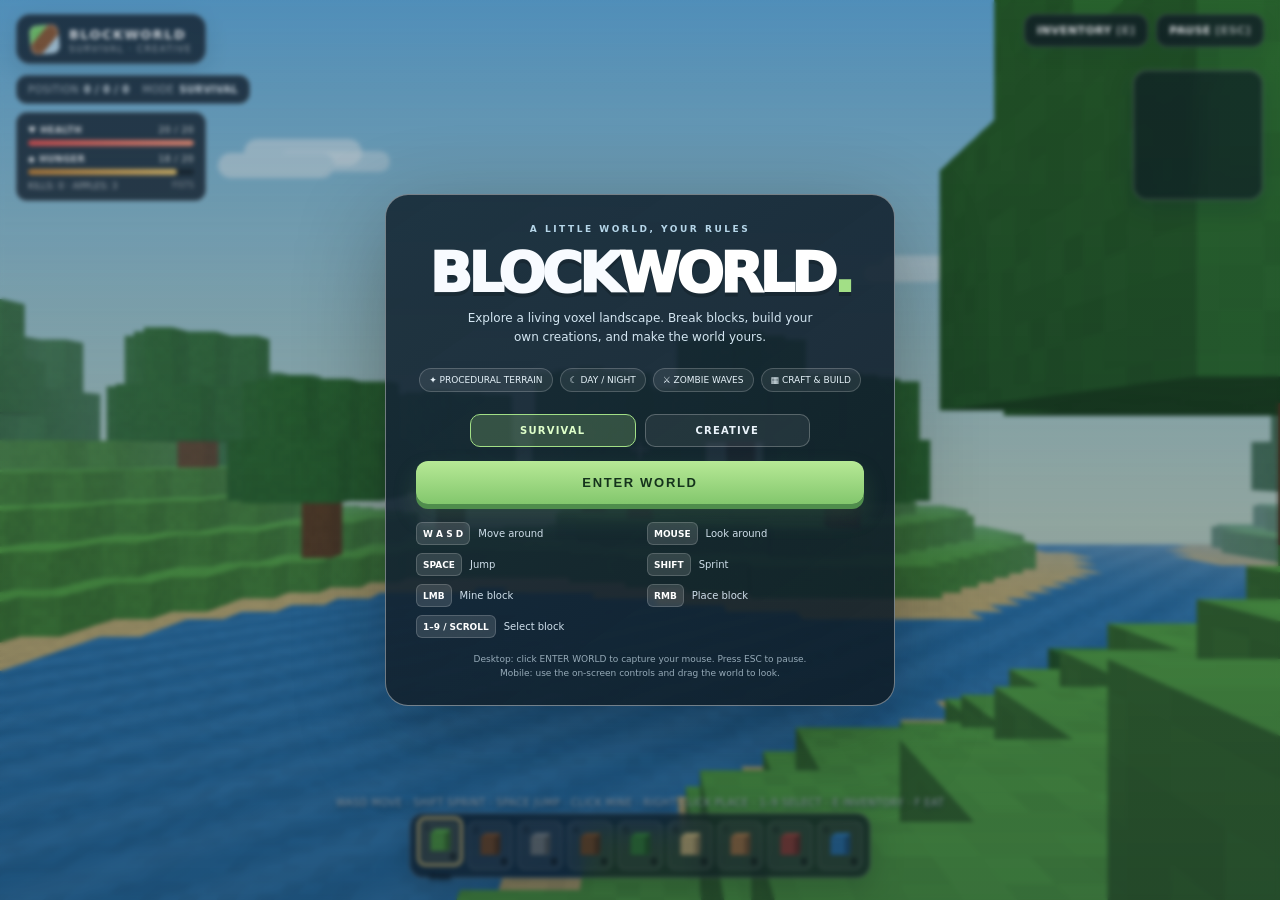
<file: chatgpt/index.html>
<!DOCTYPE html>
<html lang="en">
<head>
<meta charset="UTF-8" />
<meta name="viewport" content="width=device-width, initial-scale=1, maximum-scale=1, user-scalable=no" />
<meta name="theme-color" content="#79b9e5" />
<title>BlockWorld — Voxel Sandbox</title>
<style>
  :root{--ink:#f8fbff;--panel:rgba(18,27,39,.76);--line:rgba(255,255,255,.22);--gold:#f5c85b}
  *{box-sizing:border-box}html,body{margin:0;width:100%;height:100%;overflow:hidden;background:#8bc9ed;font-family:Inter,ui-sans-serif,system-ui,-apple-system,Segoe UI,Roboto,Arial,sans-serif;color:var(--ink);user-select:none;-webkit-user-select:none;touch-action:none}
  #game{position:fixed;inset:0;background:linear-gradient(180deg,#63afe2 0%,#a8d8f1 57%,#e8f3ee 100%)}
  #gl{position:absolute;inset:0;width:100%;height:100%;display:block;outline:none}
  #fx{position:absolute;inset:0;width:100%;height:100%;pointer-events:none;z-index:1}
  #hud{z-index:2}
  .sun{position:absolute;width:74px;height:74px;border-radius:50%;right:12%;top:12%;background:radial-gradient(circle at 35% 35%,#fffbd1,#ffe38a 65%,rgba(255,224,128,.12));box-shadow:0 0 55px 18px rgba(255,238,171,.22);pointer-events:none}
  .cloud{position:absolute;top:17%;left:17%;width:116px;height:25px;border-radius:30px;background:rgba(255,255,255,.58);filter:blur(1px);box-shadow:27px -13px 0 1px rgba(255,255,255,.58),58px -4px 0 -2px rgba(255,255,255,.48);pointer-events:none;animation:drift 55s linear infinite}
  .cloud.two{top:29%;left:66%;transform:scale(.68);opacity:.7;animation-duration:75s;animation-direction:reverse}
  @keyframes drift{from{translate:-30px 0}to{translate:120px 0}}
  #hud{position:absolute;inset:0;pointer-events:none}
  .topbar{position:absolute;top:14px;left:16px;right:16px;display:flex;align-items:flex-start;justify-content:space-between;gap:12px}
  .brand{display:flex;align-items:center;gap:10px;padding:9px 13px;border:1px solid var(--line);background:var(--panel);border-radius:14px;backdrop-filter:blur(12px);box-shadow:0 8px 24px rgba(20,40,60,.14)}
  .brand-mark{width:29px;height:29px;border-radius:7px;background:linear-gradient(135deg,#78cf71 0 33%,#8b5d3e 34% 68%,#b4d7ed 69%);box-shadow:inset 0 0 0 2px rgba(255,255,255,.25);transform:rotate(-5deg)}
  .brand b{font-size:13px;letter-spacing:.11em}.brand small{display:block;font-size:9px;opacity:.7;letter-spacing:.16em;margin-top:1px}
  .top-actions{display:flex;gap:8px;pointer-events:auto}
  .ui-btn{border:1px solid var(--line);background:var(--panel);color:#fff;border-radius:11px;padding:9px 12px;font-family:inherit;font-size:11px;font-weight:600;letter-spacing:.04em;backdrop-filter:blur(10px);cursor:pointer;box-shadow:0 6px 18px rgba(20,40,60,.12)}
  .ui-btn:hover{background:rgba(25,40,55,.9)}
  #stats{position:absolute;left:16px;top:75px;padding:8px 11px;border:1px solid var(--line);border-radius:11px;background:var(--panel);font-size:10px;letter-spacing:.04em;color:#e9f5ff;backdrop-filter:blur(10px)}
  #stats span{opacity:.7;margin-right:5px}#coords{font-variant-numeric:tabular-nums}
  #minimap-wrap{position:absolute;right:17px;top:70px;width:130px;height:130px;border-radius:14px;border:1px solid rgba(255,255,255,.32);background:rgba(14,27,37,.65);padding:5px;backdrop-filter:blur(8px);box-shadow:0 8px 25px rgba(12,36,53,.2)}
  #minimap{width:100%;height:100%;display:block;border-radius:9px}
  #crosshair{position:absolute;left:50%;top:50%;width:18px;height:18px;transform:translate(-50%,-50%);opacity:.92;filter:drop-shadow(0 1px 2px #18222b)}
  #crosshair:before,#crosshair:after{content:"";position:absolute;background:#fff;border-radius:2px}
  #crosshair:before{width:2px;height:18px;left:8px;top:0}#crosshair:after{height:2px;width:18px;top:8px;left:0}
  #target-label{position:absolute;left:50%;top:calc(50% + 20px);transform:translateX(-50%);font-size:10px;letter-spacing:.1em;text-shadow:0 2px 3px #14222c;opacity:.85;white-space:nowrap}
  #hotbar{position:absolute;left:50%;bottom:22px;transform:translateX(-50%);display:flex;gap:5px;padding:7px;border:1px solid rgba(255,255,255,.32);border-radius:14px;background:rgba(13,22,31,.7);backdrop-filter:blur(12px);box-shadow:0 10px 35px rgba(0,0,0,.23);pointer-events:auto}
  .slot{position:relative;width:45px;height:49px;border:1px solid rgba(255,255,255,.19);border-radius:8px;background:rgba(255,255,255,.08);display:flex;align-items:center;justify-content:center;cursor:pointer;transition:background .12s,border .12s,transform .12s}
  .slot.active{border:2px solid #ffe08a;background:rgba(255,217,115,.18);transform:translateY(-4px);box-shadow:0 0 0 2px rgba(245,200,91,.15)}
  .slot canvas{width:29px;height:29px;image-rendering:pixelated}.slot .num{position:absolute;top:3px;left:5px;font-size:9px;opacity:.7}.slot .count{position:absolute;bottom:3px;right:5px;font-size:9px;text-shadow:0 1px 2px #000}.slot .name{position:absolute;bottom:-17px;left:50%;transform:translateX(-50%);font-size:8px;white-space:nowrap;opacity:0;transition:opacity .15s;text-shadow:0 2px 4px #000}.slot.active .name{opacity:1}
  #hint{position:absolute;bottom:92px;left:50%;transform:translateX(-50%);font-size:10px;letter-spacing:.04em;color:#f9fcff;text-shadow:0 2px 4px #183047;white-space:nowrap;opacity:.86}
  #toast{position:absolute;left:50%;top:19%;transform:translate(-50%,-8px);padding:9px 14px;border:1px solid var(--line);border-radius:10px;background:rgba(12,22,31,.78);font-size:11px;opacity:0;transition:opacity .2s,transform .2s;white-space:nowrap}
  #toast.show{opacity:1;transform:translate(-50%,0)}
  #overlay{position:absolute;inset:0;display:flex;align-items:center;justify-content:center;padding:22px;background:linear-gradient(180deg,rgba(9,24,38,.18),rgba(9,24,38,.46));backdrop-filter:blur(2px);pointer-events:auto;z-index:10}
  .menu{width:min(510px,100%);padding:29px 30px 25px;border:1px solid rgba(255,255,255,.4);border-radius:23px;background:linear-gradient(145deg,rgba(23,43,57,.92),rgba(14,27,38,.88));box-shadow:0 25px 90px rgba(0,0,0,.32);text-align:center}
  .eyebrow{font-size:9px;letter-spacing:.28em;color:#b6d6e9;font-weight:800}.logo-title{font-size:clamp(35px,8vw,56px);line-height:1;margin:11px 0 8px;font-weight:950;letter-spacing:-.07em;text-shadow:0 4px 0 rgba(0,0,0,.17)}.logo-title em{font-style:normal;color:#a2df86}.subtitle{font-size:12px;color:#d4e6f2;line-height:1.6;margin:0 auto 21px;max-width:370px}
  .feature-row{display:flex;justify-content:center;flex-wrap:wrap;gap:7px;margin:0 0 22px}.pill{font-size:9px;padding:6px 9px;border-radius:20px;border:1px solid rgba(255,255,255,.19);background:rgba(255,255,255,.07);color:#e7f3fa}
  #start{width:100%;border:0;border-radius:12px;padding:14px 16px;background:linear-gradient(180deg,#b7e996,#83c76d);color:#15331c;font-size:13px;font-weight:900;letter-spacing:.13em;cursor:pointer;box-shadow:0 5px 0 #4f8d4c,0 12px 24px rgba(109,189,100,.18);transition:transform .1s,filter .1s}#start:active{transform:translateY(3px);box-shadow:0 2px 0 #4f8d4c}#start:hover{filter:brightness(1.06)}
  .controls-copy{margin-top:18px;display:grid;grid-template-columns:1fr 1fr;gap:8px 14px;text-align:left;font-size:10px;color:#cfdeea}.controls-copy div{display:flex;align-items:center;gap:8px}.key{display:inline-flex;min-width:27px;height:23px;align-items:center;justify-content:center;padding:0 6px;border-radius:6px;background:rgba(255,255,255,.13);border:1px solid rgba(255,255,255,.17);font-size:9px;font-weight:800;color:#fff}
  #inventory{position:absolute;left:50%;top:50%;transform:translate(-50%,-50%);width:min(450px,calc(100% - 28px));max-height:calc(100% - 28px);overflow-y:auto;touch-action:pan-y;padding:20px;border:1px solid rgba(255,255,255,.35);border-radius:18px;background:rgba(15,26,37,.92);box-shadow:0 20px 70px rgba(0,0,0,.35);backdrop-filter:blur(15px);pointer-events:auto;display:none;z-index:5}
  #inventory.open{display:block}#inventory h2{font-size:15px;margin:0 0 5px;letter-spacing:.06em}#inventory p{font-size:10px;opacity:.7;margin:0 0 14px}.inv-grid{display:grid;grid-template-columns:repeat(4,1fr);gap:8px}.inv-item{min-height:67px;border:1px solid rgba(255,255,255,.17);border-radius:10px;background:rgba(255,255,255,.06);color:white;display:flex;flex-direction:column;align-items:center;justify-content:center;gap:4px;font-size:9px;cursor:pointer}.inv-item.selected{border-color:#f5cf78;background:rgba(245,207,120,.13)}.inv-item:hover{background:rgba(255,255,255,.13);transform:translateY(-1px)}.inv-item canvas{width:28px;height:28px;image-rendering:pixelated}.inv-close{float:right}

  .mode-choice{display:flex;gap:9px;margin:0 auto 14px;max-width:340px}
  .mode-chip{flex:1;padding:10px 12px;border-radius:10px;border:1px solid rgba(255,255,255,.24);background:rgba(255,255,255,.07);color:#eaf3fa;font:800 10px Inter,ui-sans-serif,system-ui,sans-serif;letter-spacing:.12em;cursor:pointer}
  .mode-chip.active{background:rgba(162,223,134,.22);border-color:#a2df86;color:#dfffca}
  #survival-hud{position:absolute;left:16px;top:112px;width:190px;padding:9px 11px;border:1px solid var(--line);border-radius:11px;background:var(--panel);backdrop-filter:blur(10px);font-size:9px;pointer-events:none}
  .survival-line{display:flex;align-items:center;justify-content:space-between;gap:8px;margin:3px 0 5px;letter-spacing:.06em}
  .meter{height:6px;border-radius:8px;background:rgba(0,0,0,.36);overflow:hidden}.meter>i{display:block;height:100%;width:100%;border-radius:8px;transition:width .2s}
  #health-fill{background:linear-gradient(90deg,#e85858,#ff9b80)}#hunger-fill{background:linear-gradient(90deg,#c88940,#f6cf72)}
  #survival-extra{margin-top:6px;opacity:.78;display:flex;justify-content:space-between;gap:6px}
  #craft-panel{margin-top:14px;padding-top:12px;border-top:1px solid rgba(255,255,255,.16)}
  #craft-panel h3{font-size:11px;letter-spacing:.12em;margin:0 0 8px;color:#bfe8a8}
  .craft-recipe{width:100%;display:flex;justify-content:space-between;align-items:center;gap:8px;text-align:left;padding:9px 10px;margin:6px 0;border:1px solid rgba(255,255,255,.15);border-radius:9px;background:rgba(255,255,255,.06);color:#fff;font:inherit;font-size:9px;cursor:pointer}
  .craft-recipe:disabled{opacity:.35;cursor:not-allowed}.craft-recipe b{color:#d9f6c8;font-size:9px}.craft-recipe small{opacity:.72;font-size:8px;text-align:right}
  .inv-item .inv-count{font-size:8px;opacity:.72}#weapon-label{font-size:8px;opacity:.75}
  @media(max-width:650px){#survival-hud{left:10px;top:95px;width:155px;padding:7px 8px;font-size:8px}#survival-extra{font-size:7px}.craft-recipe{padding:8px;font-size:8px}}

  #mobile-controls{position:absolute;left:14px;bottom:20px;display:none;pointer-events:auto;gap:8px;align-items:flex-end}
  .dpad{display:grid;grid-template-columns:repeat(3,42px);grid-template-rows:repeat(2,39px);gap:4px}.touch-btn{border:1px solid rgba(255,255,255,.28);border-radius:11px;background:rgba(18,31,42,.58);color:#fff;font-size:15px;font-weight:800;backdrop-filter:blur(8px);touch-action:none}.touch-btn:active,.touch-btn.held{background:rgba(245,200,91,.38)}.dpad .up{grid-column:2}.dpad .left{grid-column:1;grid-row:2}.dpad .down{grid-column:2;grid-row:2}.dpad .right{grid-column:3;grid-row:2}.mobile-actions{display:flex;flex-direction:column;gap:6px}.mobile-actions .touch-btn{width:56px;height:43px;font-size:10px;letter-spacing:.04em}
  #mobile-look{position:absolute;right:15px;bottom:20px;display:none;gap:7px;pointer-events:auto}.mobile-actions-right{display:flex;gap:7px;align-items:flex-end}
  .footnote{margin-top:15px;font-size:9px;color:#b7cbd8;opacity:.8;line-height:1.5}
  @media(max-width:650px){.slot{width:35px;height:42px}.slot canvas{width:24px;height:24px}.topbar{top:9px;left:9px;right:9px}.brand{padding:7px 9px}.brand b{font-size:11px}.top-actions .ui-btn{padding:8px 9px;font-size:9px}#stats{left:10px;top:60px;font-size:9px}#minimap-wrap{right:10px;top:60px;width:92px;height:92px}.slot{width:38px;height:43px}.slot canvas{width:26px;height:26px}#hotbar{bottom:10px;gap:3px;padding:5px}.slot .name{display:none}#hint{bottom:68px;font-size:8px}#mobile-controls{display:flex;bottom:76px}#mobile-look{display:flex;bottom:76px}#hint{display:none}#crosshair{width:15px;height:15px}#crosshair:before{height:15px;left:7px}#crosshair:after{width:15px;top:7px}.menu{padding:25px 19px 20px}.controls-copy{font-size:9px;gap:7px}.cloud{display:none}}
  @media(max-width:400px){.slot{width:31px;height:37px}.slot canvas{width:23px;height:23px}#hotbar{gap:2px;padding:4px}.mobile-actions .touch-btn{width:49px}.dpad{grid-template-columns:repeat(3,36px);grid-template-rows:repeat(2,34px)}}
</style>
</head>
<body>
<div id="game">
  <div class="sun"></div><div class="cloud"></div><div class="cloud two"></div>
  <canvas id="gl" aria-label="BlockWorld game view"></canvas>
  <canvas id="fx" aria-hidden="true"></canvas>
  <div id="hud">
    <div class="topbar">
      <div class="brand"><div class="brand-mark"></div><div><b>BLOCKWORLD</b><small>SURVIVAL · CREATIVE</small></div></div>
      <div class="top-actions"><button class="ui-btn" id="inv-btn">INVENTORY <span style="opacity:.65">[E]</span></button><button class="ui-btn" id="pause-btn">PAUSE <span style="opacity:.65">[ESC]</span></button></div>
    </div>
    <div id="stats"><span>POSITION</span><b id="coords">0 / 0 / 0</b> <span style="margin-left:9px">MODE</span><b id="mode-label">SURVIVAL</b></div>
    <div id="survival-hud"><div class="survival-line"><b>♥ HEALTH</b><span id="health-text">20 / 20</span></div><div class="meter"><i id="health-fill"></i></div><div class="survival-line" style="margin-top:8px"><b>◆ HUNGER</b><span id="hunger-text">18 / 20</span></div><div class="meter"><i id="hunger-fill"></i></div><div id="survival-extra"><span id="kills-label">KILLS: 0 · APPLES: 3</span><span id="weapon-label">FISTS</span></div></div>
    <div id="minimap-wrap"><canvas id="minimap" width="120" height="120"></canvas></div>
    <div id="crosshair"></div><div id="target-label"></div>
    <div id="toast"></div>
    <div id="hint">WASD MOVE · SHIFT SPRINT · SPACE JUMP · CLICK MINE · RIGHT CLICK PLACE · 1–9 SELECT · E INVENTORY · F EAT</div>
    <div id="hotbar"></div>
    <div id="inventory"><button class="ui-btn inv-close" id="close-inv">CLOSE [E]</button><h2 id="inv-title">SURVIVAL INVENTORY</h2><p id="inv-subtitle">Choose a block for your hotbar. Mine resources and craft stronger gear.</p><div class="inv-grid" id="inv-grid"></div><div id="craft-panel"><h3>WORKBENCH · QUICK CRAFT</h3><button class="craft-recipe" data-craft="planks"><span><b>4 OAK PLANKS</b><br><small>1 Oak Log</small></span><small>CRAFT</small></button><button class="craft-recipe" data-craft="brick"><span><b>2 BRICKS</b><br><small>4 Stone + 1 Coal Ore</small></span><small>CRAFT</small></button><button class="craft-recipe" data-craft="sword"><span><b>IRON SWORD</b><br><small>2 Iron Ore + 2 Oak Planks</small></span><small>CRAFT</small></button></div></div>
    <div id="mobile-controls">
      <div class="dpad"><button class="touch-btn up" data-move="forward">▲</button><button class="touch-btn left" data-move="left">◀</button><button class="touch-btn down" data-move="back">▼</button><button class="touch-btn right" data-move="right">▶</button></div>
      <div class="mobile-actions"><button class="touch-btn" data-action="jump">JUMP</button><button class="touch-btn" data-action="eat">EAT</button></div>
    </div>
    <div id="mobile-look"><div class="mobile-actions-right"><button class="touch-btn" data-action="mine">MINE</button><button class="touch-btn" data-action="place">PLACE</button></div></div>
  </div>
  <div id="overlay">
    <div class="menu">
      <div class="eyebrow">A LITTLE WORLD, YOUR RULES</div>
      <div class="logo-title">BLOCK<span style="color:#fff">WORLD</span><em>.</em></div>
      <p class="subtitle">Explore a living voxel landscape. Break blocks, build your own creations, and make the world yours.</p>
      <div class="feature-row"><span class="pill">✦ PROCEDURAL TERRAIN</span><span class="pill">☾ DAY / NIGHT</span><span class="pill">⚔ ZOMBIE WAVES</span><span class="pill">▦ CRAFT & BUILD</span></div>
      <div class="mode-choice"><button class="mode-chip active" data-mode="survival">SURVIVAL</button><button class="mode-chip" data-mode="creative">CREATIVE</button></div>
      <button id="start">ENTER WORLD</button>
      <div class="controls-copy">
        <div><span class="key">W A S D</span> Move around</div><div><span class="key">MOUSE</span> Look around</div>
        <div><span class="key">SPACE</span> Jump</div><div><span class="key">SHIFT</span> Sprint</div>
        <div><span class="key">LMB</span> Mine block</div>
        <div><span class="key">RMB</span> Place block</div><div><span class="key">1–9 / SCROLL</span> Select block</div>
      </div>
      <div class="footnote">Desktop: click ENTER WORLD to capture your mouse. Press ESC to pause.<br>Mobile: use the on-screen controls and drag the world to look.</div>
    </div>
  </div>
</div>
<script>
(()=>{
'use strict';
const canvas=document.getElementById('gl'), gl=canvas.getContext('webgl',{alpha:true,antialias:true})||canvas.getContext('experimental-webgl');
if(!gl){document.getElementById('start').textContent='WebGL NOT SUPPORTED';document.getElementById('start').disabled=true;return;}
const $=id=>document.getElementById(id);
const COLORS={grass:[0.35,0.68,0.27],dirt:[0.48,0.30,0.17],stone:[0.48,0.51,0.53],wood:[0.48,0.31,0.16],leaves:[0.22,0.53,0.22],sand:[0.82,0.73,0.48],planks:[0.68,0.48,0.27],brick:[0.61,0.27,0.22],water:[0.19,0.49,0.72],coal:[0.27,0.29,0.30],iron:[0.64,0.58,0.50]};
const NAMES={grass:'Grass',dirt:'Dirt',stone:'Stone',wood:'Oak Log',leaves:'Leaves',sand:'Sand',planks:'Planks',brick:'Brick',water:'Water',coal:'Coal Ore',iron:'Iron Ore'};
const BLOCKS=['grass','dirt','stone','wood','leaves','sand','planks','brick','water','coal','iron'];
let HOT=['grass','dirt','stone','wood','leaves','sand','planks','brick','water'];
let selected=0,started=false,locked=false,paused=false,inventoryOpen=false,gameMode='survival';
const inventory=Object.fromEntries(BLOCKS.map(type=>[type,0]));
let apples=3,health=20,hunger=18,kills=0,swordTier=0,weapon='fists';
const mobs=[];let mobSpawnTimer=3,hungerTimer=0,regenTimer=0,starveTimer=0,survivalUiTimer=0,daylightLevel=1;
const world=new Map(),edits=new Map(),MIN=-38,MAX=37;
const key=(x,y,z)=>x+','+y+','+z,parseKey=k=>k.split(',').map(Number);
function get(x,y,z){return world.get(key(x,y,z))||null;}
function rawSet(x,y,z,t){const k=key(x,y,z);if(t)world.set(k,t);else world.delete(k);}
function hash(x,z){let n=(x*374761393+z*668265263+1442695041)|0;n=Math.imul(n^(n>>>13),1274126177);return ((n^(n>>>16))>>>0)/4294967295;}
function heightAt(x,z){return Math.floor(9+Math.sin(x*.21)*2.0+Math.cos(z*.19)*1.8+Math.sin((x+z)*.115)*1.3+Math.cos((x-z)*.09)*.7);}
function generateWorld(){
  for(let x=MIN;x<=MAX;x++)for(let z=MIN;z<=MAX;z++){
    const h=heightAt(x,z),shore=h<=8;
    for(let y=0;y<=h;y++){
      let t=y===h?(shore?'sand':'grass'):y>=h-3?(shore?'sand':'dirt'):'stone';
      const r=hash(x*3+y,z*5-y);
      if(y<h-3&&y>2&&r>.982)t=r>.994?'iron':'coal';
      rawSet(x,y,z,t);
    }
    if(h<8){for(let y=h+1;y<=8;y++)rawSet(x,y,z,'water');}
  }
  // Scattered trees, with clear space around the spawn.
  for(let x=MIN+2;x<MAX-2;x++)for(let z=MIN+2;z<MAX-2;z++){
    const h=heightAt(x,z);if(Math.abs(x)<4&&Math.abs(z)<4)continue;
    if(hash(x+91,z-37)>.986&&h>8){
      const trunk=3+(hash(x*2,z*2)*2|0);
      for(let y=1;y<=trunk;y++)rawSet(x,h+y,z,'wood');
      const top=h+trunk;
      for(let dx=-2;dx<=2;dx++)for(let dz=-2;dz<=2;dz++)for(let dy=-1;dy<=2;dy++){
        const d=Math.abs(dx)+Math.abs(dz)+Math.max(0,dy)*.6;
        if(d<=3.35&&!(dx===0&&dz===0&&dy<=0)&&!get(x+dx,top+dy,z+dz))rawSet(x+dx,top+dy,z+dz,'leaves');
      }
      rawSet(x,top+2,z,'leaves');
    }
  }
  // A small flower-like clearing and a few boulders add landmarks.
  for(let i=0;i<11;i++){
    const x=-15+(hash(i,22)*30|0),z=-15+(hash(i+13,-3)*30|0),h=heightAt(x,z);
    if(get(x,h,z)==='grass'&&Math.abs(x)>5) {rawSet(x,h+1,z,'leaves');}
  }
}
generateWorld();

const vs=`attribute vec3 aPos; attribute vec3 aColor; uniform mat4 uVP; uniform vec3 uCamera; varying vec3 vColor; varying float vFog; varying vec3 vWorld; void main(){vec4 p=vec4(aPos,1.0);gl_Position=uVP*p;vColor=aColor;vWorld=aPos;vFog=length(aPos-uCamera);}`;
const fs=`precision mediump float; varying vec3 vColor; varying float vFog; varying vec3 vWorld; uniform vec3 uFogColor; uniform float uTime; uniform float uDay; void main(){vec3 cell=floor(vWorld*5.0);float grain=fract(sin(dot(cell,vec3(12.9898,78.233,37.719)))*43758.5453);vec3 tex=vColor*(0.42+uDay*0.58)*(0.965+grain*0.075);if(vColor.b>vColor.r*1.45 && vColor.b>vColor.g*1.02){tex+=0.025*sin((vWorld.x+vWorld.z)*3.2+uTime);}float f=smoothstep(24.0,66.0,vFog);vec3 c=mix(tex,uFogColor,f);gl_FragColor=vec4(c,1.0);}`;
function shader(type,src){const s=gl.createShader(type);gl.shaderSource(s,src);gl.compileShader(s);if(!gl.getShaderParameter(s,gl.COMPILE_STATUS))throw new Error(gl.getShaderInfoLog(s));return s;}
const program=gl.createProgram();gl.attachShader(program,shader(gl.VERTEX_SHADER,vs));gl.attachShader(program,shader(gl.FRAGMENT_SHADER,fs));gl.linkProgram(program);if(!gl.getProgramParameter(program,gl.LINK_STATUS))throw new Error(gl.getProgramInfoLog(program));gl.useProgram(program);
const aPos=gl.getAttribLocation(program,'aPos'),aColor=gl.getAttribLocation(program,'aColor'),uVP=gl.getUniformLocation(program,'uVP'),uCamera=gl.getUniformLocation(program,'uCamera'),uFogColor=gl.getUniformLocation(program,'uFogColor'),uTime=gl.getUniformLocation(program,'uTime'),uDay=gl.getUniformLocation(program,'uDay');
const mesh=gl.createBuffer(),lineBuffer=gl.createBuffer();let meshCount=0,lineCount=0;
const FACE=[
  {n:[0,1,0],s:1.12,v:[[0,1,0],[0,1,1],[1,1,1],[1,1,0]]},
  {n:[0,-1,0],s:.52,v:[[0,0,0],[1,0,0],[1,0,1],[0,0,1]]},
  {n:[1,0,0],s:.82,v:[[1,0,0],[1,1,0],[1,1,1],[1,0,1]]},
  {n:[-1,0,0],s:.72,v:[[0,0,1],[0,1,1],[0,1,0],[0,0,0]]},
  {n:[0,0,1],s:.88,v:[[0,0,1],[1,0,1],[1,1,1],[0,1,1]]},
  {n:[0,0,-1],s:.77,v:[[1,0,0],[0,0,0],[0,1,0],[1,1,0]]}
];
function rebuildMesh(){
  const data=[];
  for(const [k,type] of world){const [x,y,z]=parseKey(k),base=COLORS[type]||COLORS.stone;
    for(const f of FACE){const nx=x+f.n[0],ny=y+f.n[1],nz=z+f.n[2];if(get(nx,ny,nz))continue;
      const shade=f.s;
      const c=base.map(v=>Math.min(1,v*shade));
      const points=f.v.map(v=>[x+v[0]-.5,y+v[1]-.5,z+v[2]-.5]);
      const order=[0,1,2,0,2,3];for(const q of order){const p=points[q];data.push(p[0],p[1],p[2],c[0],c[1],c[2]);}
    }
  }
  const arr=new Float32Array(data);gl.bindBuffer(gl.ARRAY_BUFFER,mesh);gl.bufferData(gl.ARRAY_BUFFER,arr,gl.STATIC_DRAW);meshCount=arr.length/6;
  gl.bindBuffer(gl.ARRAY_BUFFER,lineBuffer);gl.bufferData(gl.ARRAY_BUFFER,new Float32Array(72),gl.DYNAMIC_DRAW);lineCount=0;
}
rebuildMesh();

function perspective(fovy,aspect,near,far){const f=1/Math.tan(fovy/2),nf=1/(near-far);return new Float32Array([f/aspect,0,0,0,0,f,0,0,0,0,(far+near)*nf,-1,0,0,2*far*near*nf,0]);}
function lookAt(eye,center,up){let zx=eye[0]-center[0],zy=eye[1]-center[1],zz=eye[2]-center[2];let l=Math.hypot(zx,zy,zz)||1;zx/=l;zy/=l;zz/=l;let xx=up[1]*zz-up[2]*zy,xy=up[2]*zx-up[0]*zz,xz=up[0]*zy-up[1]*zx;l=Math.hypot(xx,xy,xz)||1;xx/=l;xy/=l;xz/=l;let yx=zy*xz-zz*xy,yy=zz*xx-zx*xz,yz=zx*xy-zy*xx;return new Float32Array([xx,yx,zx,0,xy,yy,zy,0,xz,yz,zz,0,-(xx*eye[0]+xy*eye[1]+xz*eye[2]),-(yx*eye[0]+yy*eye[1]+yz*eye[2]),-(zx*eye[0]+zy*eye[1]+zz*eye[2]),1]);}
function multiply(a,b){const o=new Float32Array(16);for(let c=0;c<4;c++)for(let r=0;r<4;r++)o[c*4+r]=a[r]*b[c*4]+a[4+r]*b[c*4+1]+a[8+r]*b[c*4+2]+a[12+r]*b[c*4+3];return o;}
const fx=$('fx'),fxctx=fx.getContext('2d');let width=innerWidth,height=innerHeight,projection=perspective(Math.PI/3,width/height,.1,110),currentVP=null,fxScale=1;
function resize(){width=innerWidth;height=innerHeight;const dpr=Math.min(devicePixelRatio||1,1.65);canvas.width=Math.floor(width*dpr);canvas.height=Math.floor(height*dpr);fxScale=Math.min(devicePixelRatio||1,1.5);fx.width=Math.floor(width*fxScale);fx.height=Math.floor(height*fxScale);fxctx.setTransform(fxScale,0,0,fxScale,0,0);gl.viewport(0,0,canvas.width,canvas.height);projection=perspective(Math.PI/3,canvas.width/canvas.height,.1,110);}
addEventListener('resize',resize);resize();gl.enable(gl.DEPTH_TEST);gl.disable(gl.CULL_FACE);gl.clearColor(0,0,0,0);

const spawnH=heightAt(0,0);const player={x:0,y:spawnH+2.17,z:0,vx:0,vy:0,vz:0,yaw:0,pitch:0,ground:false};const keys=Object.create(null),touchMove=Object.create(null);let last=performance.now(),viewDir=[0,0,-1],target=null;
function direction(){const cp=Math.cos(player.pitch);return [Math.sin(player.yaw)*cp,Math.sin(player.pitch),-Math.cos(player.yaw)*cp];}
function collidesAt(x,y,z){const r=.29;const minX=Math.floor(x-r+.5),maxX=Math.floor(x+r+.5),minZ=Math.floor(z-r+.5),maxZ=Math.floor(z+r+.5),minY=Math.floor(y-1.62+.5),maxY=Math.floor(y+.18+.5);
  for(let bx=minX;bx<=maxX;bx++)for(let by=minY;by<=maxY;by++)for(let bz=minZ;bz<=maxZ;bz++)if(get(bx,by,bz)&&get(bx,by,bz)!=='water')return true;return false;}
function movePlayer(dt){const fwd=(keys.KeyW||touchMove.forward?1:0)-(keys.KeyS||touchMove.back?1:0),side=(keys.KeyD||touchMove.right?1:0)-(keys.KeyA||touchMove.left?1:0);const mag=Math.hypot(fwd,side)||1;const speed=keys.ShiftLeft||keys.ShiftRight?7.8:5.1;const fx=Math.sin(player.yaw),fz=-Math.cos(player.yaw),rx=Math.cos(player.yaw),rz=Math.sin(player.yaw);const dx=(fx*fwd+rx*side)/mag*speed*dt,dz=(fz*fwd+rz*side)/mag*speed*dt;
  if(!collidesAt(player.x+dx,player.y,player.z))player.x+=dx;if(!collidesAt(player.x,player.y,player.z+dz))player.z+=dz;
  player.vy-=21*dt;let ny=player.y+player.vy*dt;if(!collidesAt(player.x,ny,player.z)){player.y=ny;player.ground=false;}else{if(player.vy<0)player.ground=true;player.vy=0;while(collidesAt(player.x,player.y,player.z))player.y+=.025;}
  if(player.y<-10){player.x=0;player.z=0;player.y=spawnH+2.17;player.vy=0;toast('Back to the spawn point');}
}
const particles=[];let audioCtx=null;
function sound(kind){try{const AC=window.AudioContext||window.webkitAudioContext;if(!AC)return;if(!audioCtx)audioCtx=new AC();if(audioCtx.state==='suspended')audioCtx.resume();const osc=audioCtx.createOscillator(),gain=audioCtx.createGain(),now=audioCtx.currentTime;osc.type=kind==='mine'?'triangle':'square';osc.frequency.setValueAtTime(kind==='mine'?190:310,now);osc.frequency.exponentialRampToValueAtTime(kind==='mine'?72:170,now+.085);gain.gain.setValueAtTime(.045,now);gain.gain.exponentialRampToValueAtTime(.001,now+.095);osc.connect(gain);gain.connect(audioCtx.destination);osc.start(now);osc.stop(now+.1);}catch(e){}}
function burst(x,y,z,type,count=12){const c=COLORS[type]||COLORS.stone;for(let i=0;i<count;i++){const a=Math.random()*Math.PI*2,s=.8+Math.random()*2.2;particles.push({x:x+(Math.random()-.5)*.75,y:y+(Math.random()-.5)*.75,z:z+(Math.random()-.5)*.75,vx:Math.cos(a)*s,vy:1.2+Math.random()*2.7,vz:Math.sin(a)*s,age:0,life:.35+Math.random()*.42,color:c});}}
function updateParticles(dt){for(let i=particles.length-1;i>=0;i--){const p=particles[i];p.age+=dt;if(p.age>=p.life){particles.splice(i,1);continue;}p.vy-=10*dt;p.vx*=.985;p.vz*=.985;p.x+=p.vx*dt;p.y+=p.vy*dt;p.z+=p.vz*dt;}}
function projectPoint(x,y,z,vp){const cx=vp[0]*x+vp[4]*y+vp[8]*z+vp[12],cy=vp[1]*x+vp[5]*y+vp[9]*z+vp[13],cw=vp[3]*x+vp[7]*y+vp[11]*z+vp[15];if(cw<=.1)return null;const nx=cx/cw,ny=cy/cw;if(nx<-1.2||nx>1.2||ny<-1.2||ny>1.2)return null;return {x:(nx*.5+.5)*width,y:(1-(ny*.5+.5))*height};}
function renderParticles(){fxctx.clearRect(0,0,width,height);if(!currentVP)return;for(const p of particles){const q=projectPoint(p.x,p.y,p.z,currentVP);if(!q)continue;const fade=1-p.age/p.life,dist=Math.hypot(p.x-player.x,p.y-player.y,p.z-player.z),size=Math.max(1.2,Math.min(7,8/(dist*.12+1)))*fade;fxctx.fillStyle=`rgba(${Math.round(p.color[0]*255)},${Math.round(p.color[1]*255)},${Math.round(p.color[2]*255)},${fade})`;fxctx.fillRect(q.x-size/2,q.y-size/2,size,size);}renderMobs();}
function skyAndLight(now){const phase=(now*.000035+.8)%(Math.PI*2),day=Math.max(0,Math.sin(phase)*.5+.5),warm=Math.max(0,1-Math.abs(day-.5)*2);daylightLevel=day;const fog=[.22+.45*day+.06*warm,.28+.53*day+.025*warm,.42+.48*day];gl.uniform3f(uFogColor,fog[0],fog[1],fog[2]);gl.uniform1f(uTime,now*.001);gl.uniform1f(uDay,day);if(Math.floor(now/180)!==skyTick){skyTick=Math.floor(now/180);const night=1-day;const top=`rgb(${Math.round(28+75*day)},${Math.round(42+140*day)},${Math.round(73+160*day)})`,bottom=`rgb(${Math.round(35+198*day)},${Math.round(52+206*day)},${Math.round(82+155*day)})`;$('game').style.background=`linear-gradient(180deg,${top} 0%,${bottom} 58%,rgb(${Math.round(27+205*day)},${Math.round(49+194*day)},${Math.round(64+171*day)}) 100%)`;$('game').querySelector('.sun').style.opacity=String(.18+.82*day);$('game').querySelectorAll('.cloud').forEach(el=>el.style.opacity=String(.2+.65*day));}}
let skyTick=-1;
function raycast(){const d=direction(),step=.045,max=7.2;let prev=null;for(let t=0;t<=max;t+=step){const x=player.x+d[0]*t,y=player.y+d[1]*t,z=player.z+d[2]*t,bx=Math.floor(x+.5),by=Math.floor(y+.5),bz=Math.floor(z+.5);if(get(bx,by,bz)){return {x:bx,y:by,z:bz,previous:prev,type:get(bx,by,bz),distance:t};}prev={x:bx,y:by,z:bz};}return null;}
function rebuildOutline(){if(!target){lineCount=0;return;}const x=target.x,y=target.y,z=target.z;const v=[x-.505,y-.505,z-.505,x+.505,y-.505,z-.505,x+.505,y+.505,z-.505,x-.505,y+.505,z-.505,x-.505,y-.505,z+.505,x+.505,y-.505,z+.505,x+.505,y+.505,z+.505,x-.505,y+.505,z+.505];const pairs=[0,1,1,2,2,3,3,0,4,5,5,6,6,7,7,4,0,4,1,5,2,6,3,7],out=[];for(const i of pairs)out.push(v[i*3],v[i*3+1],v[i*3+2],1,1,.83);gl.bindBuffer(gl.ARRAY_BUFFER,lineBuffer);gl.bufferData(gl.ARRAY_BUFFER,new Float32Array(out),gl.DYNAMIC_DRAW);lineCount=24;}
function draw(now=performance.now()){const d=direction(),eye=[player.x,player.y,player.z],center=[player.x+d[0],player.y+d[1],player.z+d[2]],vp=multiply(projection,lookAt(eye,center,[0,1,0]));currentVP=vp;gl.clear(gl.COLOR_BUFFER_BIT|gl.DEPTH_BUFFER_BIT);gl.useProgram(program);gl.uniformMatrix4fv(uVP,false,vp);gl.uniform3fv(uCamera,eye);skyAndLight(now);gl.bindBuffer(gl.ARRAY_BUFFER,mesh);gl.enableVertexAttribArray(aPos);gl.vertexAttribPointer(aPos,3,gl.FLOAT,false,24,0);gl.enableVertexAttribArray(aColor);gl.vertexAttribPointer(aColor,3,gl.FLOAT,false,24,12);gl.drawArrays(gl.TRIANGLES,0,meshCount);
  target=raycast();rebuildOutline();if(lineCount){gl.bindBuffer(gl.ARRAY_BUFFER,lineBuffer);gl.vertexAttribPointer(aPos,3,gl.FLOAT,false,24,0);gl.vertexAttribPointer(aColor,3,gl.FLOAT,false,24,12);gl.lineWidth(2);gl.drawArrays(gl.LINES,0,lineCount);}
}
function blockAction(place){if(!started||paused||inventoryOpen)return;if(!place&&gameMode==='survival'){const enemy=findMobTarget();if(enemy){enemy.hp-=swordTier?12:4;enemy.flash=.18;burst(enemy.x,enemy.y+1,enemy.z,'brick',9);sound('mine');if(enemy.hp<=0){const i=mobs.indexOf(enemy);if(i>=0)mobs.splice(i,1);apples++;kills++;toast('Zombie defeated · +1 apple');updateInventoryUI();saveWorld();}else toast('Hit zombie · '+Math.max(0,enemy.hp)+' HP left');return;}}const hit=raycast();if(!hit){toast('No block in reach');return;}if(!place){burst(hit.x,hit.y,hit.z,hit.type,14);sound('mine');rawSet(hit.x,hit.y,hit.z,null);edits.set(key(hit.x,hit.y,hit.z),null);if(gameMode==='survival'&&hit.type!=='water'){inventory[hit.type]=(inventory[hit.type]||0)+1;if(hit.type==='leaves'&&Math.random()<.16){apples++;toast('Mined Leaves · found an apple');}else toast('Mined '+(NAMES[hit.type]||hit.type));updateInventoryUI();}else toast('Mined '+(NAMES[hit.type]||hit.type));rebuildMesh();saveWorld();}else{const p=hit.previous;if(!p||get(p.x,p.y,p.z)){toast('No room to place a block');return;}const inside=Math.abs(p.x-player.x)<.8&&Math.abs(p.z-player.z)<.8&&p.y>=player.y-1.62&&p.y<=player.y+.18;if(inside){toast('You cannot place a block inside yourself');return;}const type=HOT[selected];if(gameMode==='survival'&&(inventory[type]||0)<1){toast('No '+NAMES[type]+' in your inventory');return;}rawSet(p.x,p.y,p.z,type);edits.set(key(p.x,p.y,p.z),type);if(gameMode==='survival')inventory[type]--;burst(p.x,p.y,p.z,type,7);sound('place');rebuildMesh();updateInventoryUI();saveWorld();toast('Placed '+NAMES[type]);}}

let toastTimer=0;function toast(msg){const t=$('toast');t.textContent=msg;t.classList.add('show');clearTimeout(toastTimer);toastTimer=setTimeout(()=>t.classList.remove('show'),1250);}
function setSelected(i){selected=(i+HOT.length)%HOT.length;document.querySelectorAll('.slot').forEach((el,j)=>el.classList.toggle('active',j===selected));document.querySelectorAll('.inv-item').forEach((el,j)=>el.classList.toggle('selected',BLOCKS[j]===HOT[selected]));updateInventoryUI();}
function iconCanvas(type){const c=document.createElement('canvas');c.width=32;c.height=32;const g=c.getContext('2d'),color=COLORS[type]||[.5,.5,.5],rgb=a=>`rgb(${a.map(v=>Math.round(v*255)).join(',')})`;g.fillStyle=rgb(color);g.fillRect(5,7,22,20);g.fillStyle=rgb(color.map(v=>Math.min(1,v*1.2)));g.beginPath();g.moveTo(5,7);g.lineTo(11,2);g.lineTo(28,2);g.lineTo(22,7);g.closePath();g.fill();g.fillStyle=rgb(color.map(v=>v*.72));g.beginPath();g.moveTo(22,7);g.lineTo(28,2);g.lineTo(28,22);g.lineTo(22,27);g.closePath();g.fill();g.strokeStyle='rgba(0,0,0,.24)';g.strokeRect(5,7,17,20);return c;}
function buildInventory(){const bar=$('hotbar'),grid=$('inv-grid');bar.innerHTML='';grid.innerHTML='';HOT.forEach((type,i)=>{const s=document.createElement('button');s.className='slot'+(i===selected?' active':'');s.title=NAMES[type];s.innerHTML='<span class="num">'+(i+1)+'</span><span class="count"></span><span class="name">'+NAMES[type]+'</span>';s.appendChild(iconCanvas(type));s.addEventListener('click',()=>setSelected(i));bar.appendChild(s);});BLOCKS.forEach(type=>{const it=document.createElement('button');it.className='inv-item'+(HOT[selected]===type?' selected':'');it.appendChild(iconCanvas(type));const label=document.createElement('span');label.textContent=NAMES[type];it.appendChild(label);const count=document.createElement('span');count.className='inv-count';count.textContent=gameMode==='creative'?'∞':String(inventory[type]||0);it.appendChild(count);it.addEventListener('click',()=>{HOT[selected]=type;buildInventory();if(gameMode==='creative')toggleInventory(false);toast(NAMES[type]+' selected for slot '+(selected+1));});grid.appendChild(it);});updateInventoryUI();}
buildInventory();
function toggleInventory(force){inventoryOpen=force===undefined?!inventoryOpen:force;$('inventory').classList.toggle('open',inventoryOpen);if(inventoryOpen&&document.pointerLockElement)document.exitPointerLock();}

$('inv-btn').addEventListener('click',()=>toggleInventory());$('close-inv').addEventListener('click',()=>toggleInventory(false));
function updateModeUI(){$('mode-label').textContent=gameMode.toUpperCase();$('survival-hud').style.display=gameMode==='survival'?'block':'none';$('inv-title').textContent=gameMode==='survival'?'SURVIVAL INVENTORY':'CREATIVE INVENTORY';$('inv-subtitle').textContent=gameMode==='survival'?'Mine resources, craft gear and keep an eye on your health.':'Choose any block to replace the selected hotbar slot.';$('craft-panel').style.display=gameMode==='survival'?'block':'none';document.querySelectorAll('[data-mode]').forEach(b=>b.classList.toggle('active',b.dataset.mode===gameMode));updateInventoryUI();}
function updateSurvivalUI(){if(!$('health-fill'))return;$('health-fill').style.width=(health/20*100)+'%';$('hunger-fill').style.width=(hunger/20*100)+'%';$('health-text').textContent=health+' / 20';$('hunger-text').textContent=hunger+' / 20';$('kills-label').textContent='KILLS: '+kills+' · APPLES: '+apples;$('weapon-label').textContent=weapon.toUpperCase();}
function canCraft(recipe){const recipes={planks:{cost:{wood:1}},brick:{cost:{stone:4,coal:1}},sword:{cost:{iron:2,planks:2}}};const r=recipes[recipe];return !!r&&Object.entries(r.cost).every(([k,v])=>(inventory[k]||0)>=v);}
function updateInventoryUI(){document.querySelectorAll('#hotbar .slot').forEach((el,i)=>{const c=el.querySelector('.count');if(c)c.textContent=gameMode==='creative'?'∞':String(inventory[HOT[i]]||0);});document.querySelectorAll('#inv-grid .inv-item').forEach((el,i)=>{const c=el.querySelector('.inv-count');if(c)c.textContent=gameMode==='creative'?'∞':String(inventory[BLOCKS[i]]||0);});document.querySelectorAll('[data-craft]').forEach(b=>{b.disabled=gameMode==='survival'&&!canCraft(b.dataset.craft);});updateSurvivalUI();}
function craftItem(kind){if(gameMode!=='survival')return;const recipes={planks:{cost:{wood:1},out:{planks:4},message:'Crafted 4 Oak Planks'},brick:{cost:{stone:4,coal:1},out:{brick:2},message:'Fired 2 Bricks'},sword:{cost:{iron:2,planks:2},tool:true,message:'Forged an Iron Sword'}};const r=recipes[kind];if(!r)return;if(!Object.entries(r.cost).every(([k,v])=>(inventory[k]||0)>=v)){toast('Not enough resources');return;}for(const [k,v] of Object.entries(r.cost))inventory[k]-=v;if(r.out)for(const [k,v] of Object.entries(r.out))inventory[k]=(inventory[k]||0)+v;if(r.tool){swordTier=1;weapon='iron sword';}buildInventory();saveWorld();toast(r.message);}
document.querySelectorAll('[data-mode]').forEach(b=>b.addEventListener('click',()=>{gameMode=b.dataset.mode;mobs.length=0;health=20;hunger=18;kills=0;updateModeUI();saveWorld();toast(gameMode==='survival'?'Survival selected · watch the night':'Creative selected · build freely');}));
document.querySelectorAll('[data-craft]').forEach(b=>b.addEventListener('click',()=>craftItem(b.dataset.craft)));
function eatApple(){if(gameMode!=='survival'){toast('Food is only used in Survival');return;}if(apples<1){toast('No apples · break leaves or defeat zombies');return;}if(hunger>=20&&health>=20){toast('You are already full');return;}apples--;hunger=Math.min(20,hunger+7);health=Math.min(20,health+1);updateInventoryUI();saveWorld();toast('Ate an apple · +7 hunger');}
function updateSurvival(dt){if(gameMode!=='survival')return;hungerTimer+=dt;regenTimer+=dt;starveTimer+=dt;survivalUiTimer+=dt;if(hungerTimer>=38){hungerTimer=0;hunger=Math.max(0,hunger-1);}if(hunger>=17&&health<20&&regenTimer>=7){regenTimer=0;health=Math.min(20,health+1);}if(hunger===0&&starveTimer>=9){starveTimer=0;health=Math.max(0,health-1);}if(health<=0){health=12;hunger=7;player.x=0;player.z=0;player.y=spawnH+2.17;player.vy=0;for(const k of Object.keys(inventory))inventory[k]=Math.floor((inventory[k]||0)*.75);mobs.length=0;toast('You were defeated · 25% of carried blocks lost');buildInventory();saveWorld();}if(survivalUiTimer>=.3){survivalUiTimer=0;updateSurvivalUI();}}
function spawnZombie(){const a=Math.random()*Math.PI*2,d=10+Math.random()*5,x=Math.max(MIN+2,Math.min(MAX-2,Math.round(player.x+Math.cos(a)*d))),z=Math.max(MIN+2,Math.min(MAX-2,Math.round(player.z+Math.sin(a)*d))),ground=heightAt(x,z);if(ground<8||get(x,ground,z)==='water')return;if(mobs.some(m=>Math.hypot(m.x-x,m.z-z)<5))return;mobs.push({x,y:ground+.5,z,hp:12,maxHp:12,yaw:Math.random()*Math.PI*2,think:.8,attack:1+Math.random(),flash:0});}
function updateMobs(dt){if(gameMode!=='survival'){mobs.length=0;return;}mobSpawnTimer-=dt;if(daylightLevel<.25&&mobSpawnTimer<=0&&mobs.length<6){spawnZombie();mobSpawnTimer=4+Math.random()*4;}for(let i=mobs.length-1;i>=0;i--){const m=mobs[i],dx=player.x-m.x,dz=player.z-m.z,dist=Math.hypot(dx,dz);m.attack-=dt;m.think-=dt;m.flash=Math.max(0,m.flash-dt);if(dist<16)m.yaw=Math.atan2(dx,-dz);else if(m.think<=0){m.think=1.2+Math.random()*2;m.yaw+=(Math.random()-.5)*2.2;}const speed=dist<16?1.45:.48,nx=m.x+Math.sin(m.yaw)*speed*dt,nz=m.z-Math.cos(m.yaw)*speed*dt,gh=heightAt(Math.round(nx),Math.round(nz));if(gh>=8&&gh<15&&!collidesAt(nx,gh+2.17,nz)){m.x=nx;m.z=nz;m.y=gh+.5;}else{m.yaw+=(Math.random()>.5?1:-1)*1.5;m.think=.35;}if(dist<1.4&&Math.abs(player.y-m.y)<2.4&&m.attack<=0){health=Math.max(0,health-2);m.attack=1.15;m.flash=.18;sound('mine');toast('Zombie hit you · -2 health');}}}
function findMobTarget(){const d=direction();let best=null,bestDist=7;for(const m of mobs){const vx=m.x-player.x,vy=m.y+1.15-player.y,vz=m.z-player.z,dist=Math.hypot(vx,vy,vz);if(dist>7||dist<.1)continue;const dot=(vx*d[0]+vy*d[1]+vz*d[2])/dist;if(dot>.992&&dist<bestDist){best=m;bestDist=dist;}}return best;}
function renderMobs(){if(!started||gameMode!=='survival')return;const ordered=mobs.slice().sort((a,b)=>Math.hypot(b.x-player.x,b.z-player.z)-Math.hypot(a.x-player.x,a.z-player.z));for(const m of ordered){const dist=Math.hypot(m.x-player.x,m.y-player.y,m.z-player.z);if(dist>32)continue;const p=projectPoint(m.x,m.y+1,m.z,currentVP);if(!p)continue;const h=Math.min(height*.34,Math.max(8,height*1.05/(dist+.5))),w=h*.48,x=p.x-w/2,y=p.y-h*.5;fxctx.save();fxctx.globalAlpha=m.flash>0?.58:1;fxctx.fillStyle='rgba(0,0,0,.22)';fxctx.fillRect(x+w*.08,y+h*.96,w*.84,h*.08);fxctx.fillStyle=m.flash>0?'#fff':'#397f52';fxctx.fillRect(x+w*.25,y+h*.34,w*.5,h*.42);fxctx.fillStyle='#5e9b63';fxctx.fillRect(x+w*.29,y+h*.04,w*.42,h*.34);fxctx.fillStyle='#183d2c';fxctx.fillRect(x+w*.34,y+h*.17,w*.08,h*.07);fxctx.fillRect(x+w*.58,y+h*.17,w*.08,h*.07);fxctx.fillStyle='#9dd6a0';fxctx.fillRect(x+w*.42,y+h*.25,w*.16,h*.035);fxctx.fillStyle='#315b42';fxctx.fillRect(x+w*.29,y+h*.73,w*.16,h*.24);fxctx.fillRect(x+w*.55,y+h*.73,w*.16,h*.24);if(m.hp<m.maxHp){fxctx.fillStyle='rgba(0,0,0,.65)';fxctx.fillRect(x,y-7,w,4);fxctx.fillStyle='#e55';fxctx.fillRect(x,y-7,w*(m.hp/m.maxHp),4);}fxctx.restore();}}


function renderMini(){const c=$('minimap'),ctx=c.getContext('2d'),s=c.width,scale=3.1;ctx.clearRect(0,0,s,s);ctx.fillStyle='#86b6a4';ctx.fillRect(0,0,s,s);
  for(let x=-18;x<=18;x++)for(let z=-18;z<=18;z++){const wx=Math.floor(player.x)+x,wz=Math.floor(player.z)+z,h=heightAt(wx,wz),b=get(wx,h,wz);let col=h<8?'#4d9cc8':b==='sand'?'#d5c38c':b==='grass'?'#6da75a':'#5a94b2';ctx.fillStyle=col;const px=s/2+x*scale,pz=s/2+z*scale;ctx.fillRect(px,pz,scale+0.4,scale+0.4);}
  ctx.fillStyle='#fff';ctx.beginPath();ctx.arc(s/2,s/2,4,0,Math.PI*2);ctx.fill();ctx.strokeStyle='#1d3c4c';ctx.lineWidth=2;ctx.stroke();const d=direction();ctx.strokeStyle='#fff';ctx.lineWidth=2;ctx.beginPath();ctx.moveTo(s/2,s/2);ctx.lineTo(s/2+d[0]*11,s/2+d[2]*11);ctx.stroke();
}

function requestLock(){if(canvas.requestPointerLock&&!('ontouchstart'in window))canvas.requestPointerLock();}
$('start').addEventListener('click',()=>{if(paused){resumeGame();return;}started=true;$('overlay').style.display='none';$('hint').style.display='block';requestLock();canvas.focus();updateModeUI();toast(gameMode==='survival'?'Survive the night, explorer':'Welcome to Creative BlockWorld');saveWorld();});
$('pause-btn').addEventListener('click',()=>pauseGame());
function pauseGame(){if(!started)return;if(inventoryOpen)toggleInventory(false);paused=true;if(document.pointerLockElement)document.exitPointerLock();saveWorld();showPause();}
function showPause(){const ov=$('overlay');ov.style.display='flex';ov.querySelector('.eyebrow').textContent='TAKE A BREATHER';ov.querySelector('.logo-title').innerHTML='WORLD <em>PAUSED</em>';ov.querySelector('.subtitle').textContent='Your world is waiting exactly where you left it.';ov.querySelector('.feature-row').innerHTML='<span class="pill">LOCAL AUTOSAVE</span><span class="pill">'+(gameMode==='survival'?'SURVIVAL MODE':'CREATIVE MODE')+'</span><span class="pill">DAY / NIGHT</span>';ov.querySelector('.controls-copy').style.display='none';ov.querySelector('.footnote').innerHTML='World edits, inventory, health and progress save automatically in this browser.';$('start').textContent='RESUME WORLD';}
function resumeGame(){paused=false;$('overlay').style.display='none';$('overlay').querySelector('.eyebrow').textContent='A LITTLE WORLD, YOUR RULES';$('overlay').querySelector('.logo-title').innerHTML='BLOCK<span style="color:#fff">WORLD</span><em>.</em>';$('overlay').querySelector('.subtitle').textContent='Explore, survive the night, craft gear and build a world of your own.';$('overlay').querySelector('.feature-row').innerHTML='<span class="pill">✦ PROCEDURAL TERRAIN</span><span class="pill">☾ DAY / NIGHT</span><span class="pill">⚔ ZOMBIE WAVES</span><span class="pill">▦ CRAFT & BUILD</span>';$('overlay').querySelector('.controls-copy').style.display='grid';$('overlay').querySelector('.footnote').innerHTML='Desktop: WASD move · click to look · E inventory · F eat apple · click mine / right-click place.<br>Mobile: use the on-screen controls and drag the world to look.';$('start').textContent='ENTER WORLD';requestLock();updateModeUI();}
document.addEventListener('pointerlockchange',()=>{locked=document.pointerLockElement===canvas;if(started&&!locked&&!paused&&!inventoryOpen&&innerWidth>650)pauseGame();});

addEventListener('keydown',e=>{keys[e.code]=true;if(['Space','ArrowUp','ArrowDown','ArrowLeft','ArrowRight'].includes(e.code))e.preventDefault();if(e.repeat)return;if(e.code==='Space'&&player.ground){player.vy=8.1;player.ground=false;}if(e.code==='KeyE'&&started)toggleInventory();if(e.code==='KeyF'&&started)eatApple();if(e.code==='Escape'&&started&&!paused&&!inventoryOpen)pauseGame();if(e.code==='Escape'&&inventoryOpen)toggleInventory(false);if(/^Digit[1-9]$/.test(e.code))setSelected(Number(e.code.slice(5))-1);});
addEventListener('keyup',e=>{keys[e.code]=false;});
addEventListener('blur',()=>{for(const k of Object.keys(keys))keys[k]=false;for(const k of Object.keys(touchMove))touchMove[k]=false;});
document.addEventListener('mousemove',e=>{if(locked&&started&&!paused){player.yaw-=e.movementX*.00225;player.pitch=Math.max(-1.48,Math.min(1.48,player.pitch-e.movementY*.00215));}});
canvas.addEventListener('mousedown',e=>{if(!started||paused||inventoryOpen)return;if(!locked&&innerWidth>650){requestLock();return;}if(e.button===0)blockAction(false);if(e.button===2)blockAction(true);});canvas.addEventListener('contextmenu',e=>e.preventDefault());
canvas.addEventListener('wheel',e=>{if(!started)return;setSelected(selected+(e.deltaY>0?1:-1));},{passive:true});
let touchLook=null;canvas.addEventListener('pointerdown',e=>{if(e.pointerType==='touch'&&started&&!paused&&!inventoryOpen){touchLook={x:e.clientX,y:e.clientY,id:e.pointerId};canvas.setPointerCapture(e.pointerId);}});canvas.addEventListener('pointermove',e=>{if(touchLook&&touchLook.id===e.pointerId){const dx=e.clientX-touchLook.x,dy=e.clientY-touchLook.y;player.yaw-=dx*.006;player.pitch=Math.max(-1.48,Math.min(1.48,player.pitch-dy*.006));touchLook.x=e.clientX;touchLook.y=e.clientY;}});canvas.addEventListener('pointerup',e=>{if(touchLook&&touchLook.id===e.pointerId)touchLook=null;});
document.querySelectorAll('[data-move]').forEach(b=>{const name=b.dataset.move;const down=e=>{e.preventDefault();touchMove[name]=true;b.classList.add('held');};const up=e=>{e.preventDefault();touchMove[name]=false;b.classList.remove('held');};b.addEventListener('pointerdown',down);b.addEventListener('pointerup',up);b.addEventListener('pointercancel',up);b.addEventListener('pointerleave',up);});
document.querySelectorAll('[data-action]').forEach(b=>{b.addEventListener('pointerdown',e=>{e.preventDefault();const a=b.dataset.action;if(a==='jump'&&player.ground){player.vy=8.1;player.ground=false;}if(a==='mine')blockAction(false);if(a==='place')blockAction(true);if(a==='eat')eatApple();});});

let frame=0;function loop(now){requestAnimationFrame(loop);const dt=Math.min(.035,(now-last)/1000||0);last=now;if(started&&!paused&&!inventoryOpen){movePlayer(dt);updateParticles(dt);updateMobs(dt);updateSurvival(dt);if(frame++%2===0){const pos=$('coords');pos.textContent=Math.floor(player.x)+' / '+Math.floor(player.y)+' / '+Math.floor(player.z);renderMini();const enemy=findMobTarget(),t=raycast();$('target-label').textContent=enemy?'ZOMBIE · '+Math.round(enemy.hp)+' HP':(t?(NAMES[t.type]||t.type).toUpperCase()+' · '+t.distance.toFixed(1)+'M':'');}}
  draw(now);renderParticles();}
requestAnimationFrame(loop);

// Restore older block-only saves, then load the richer world state when available.
try{const old=localStorage.getItem('blockworld-edits-v1');if(old){for(const [k,t] of JSON.parse(old)){const [x,y,z]=parseKey(k);rawSet(x,y,z,t);edits.set(k,t);}}const saved=JSON.parse(localStorage.getItem('blockworld-save-v2')||'null');if(saved){if(Array.isArray(saved.edits)){for(const [k,t] of saved.edits){const [x,y,z]=parseKey(k);rawSet(x,y,z,t);edits.set(k,t);}}if(saved.player&&Number.isFinite(saved.player.x)&&Number.isFinite(saved.player.y)&&Number.isFinite(saved.player.z)){Object.assign(player,saved.player);player.vy=0;player.ground=false;}if(Array.isArray(saved.hotbar)&&saved.hotbar.length===9&&saved.hotbar.every(t=>BLOCKS.includes(t)))HOT=saved.hotbar.slice();if(Number.isInteger(saved.selected))selected=Math.max(0,Math.min(8,saved.selected));if(saved.gameMode==='survival'||saved.gameMode==='creative')gameMode=saved.gameMode;if(saved.inventory&&typeof saved.inventory==='object')for(const k of BLOCKS)if(Number.isFinite(saved.inventory[k]))inventory[k]=Math.max(0,saved.inventory[k]);if(Number.isFinite(saved.apples))apples=Math.max(0,saved.apples);if(Number.isFinite(saved.health))health=Math.max(0,Math.min(20,saved.health));if(Number.isFinite(saved.hunger))hunger=Math.max(0,Math.min(20,saved.hunger));if(Number.isFinite(saved.kills))kills=Math.max(0,saved.kills);if(Number.isFinite(saved.swordTier))swordTier=saved.swordTier;weapon=swordTier?'iron sword':'fists';buildInventory();}rebuildMesh();updateModeUI();}catch(e){console.warn('Could not load saved world',e);}
function saveWorld(){try{const state={version:3,edits:[...edits],player:{x:player.x,y:player.y,z:player.z,yaw:player.yaw,pitch:player.pitch},hotbar:HOT,selected,gameMode,inventory,apples,health,hunger,kills,swordTier};localStorage.setItem('blockworld-save-v2',JSON.stringify(state));localStorage.setItem('blockworld-edits-v1',JSON.stringify([...edits]));}catch(e){toast('Save unavailable — browser storage is full');}}
setInterval(()=>{if(started&&!paused)saveWorld();},5000);addEventListener('pagehide',saveWorld);

})();
</script>
</body>
</html>
</file>
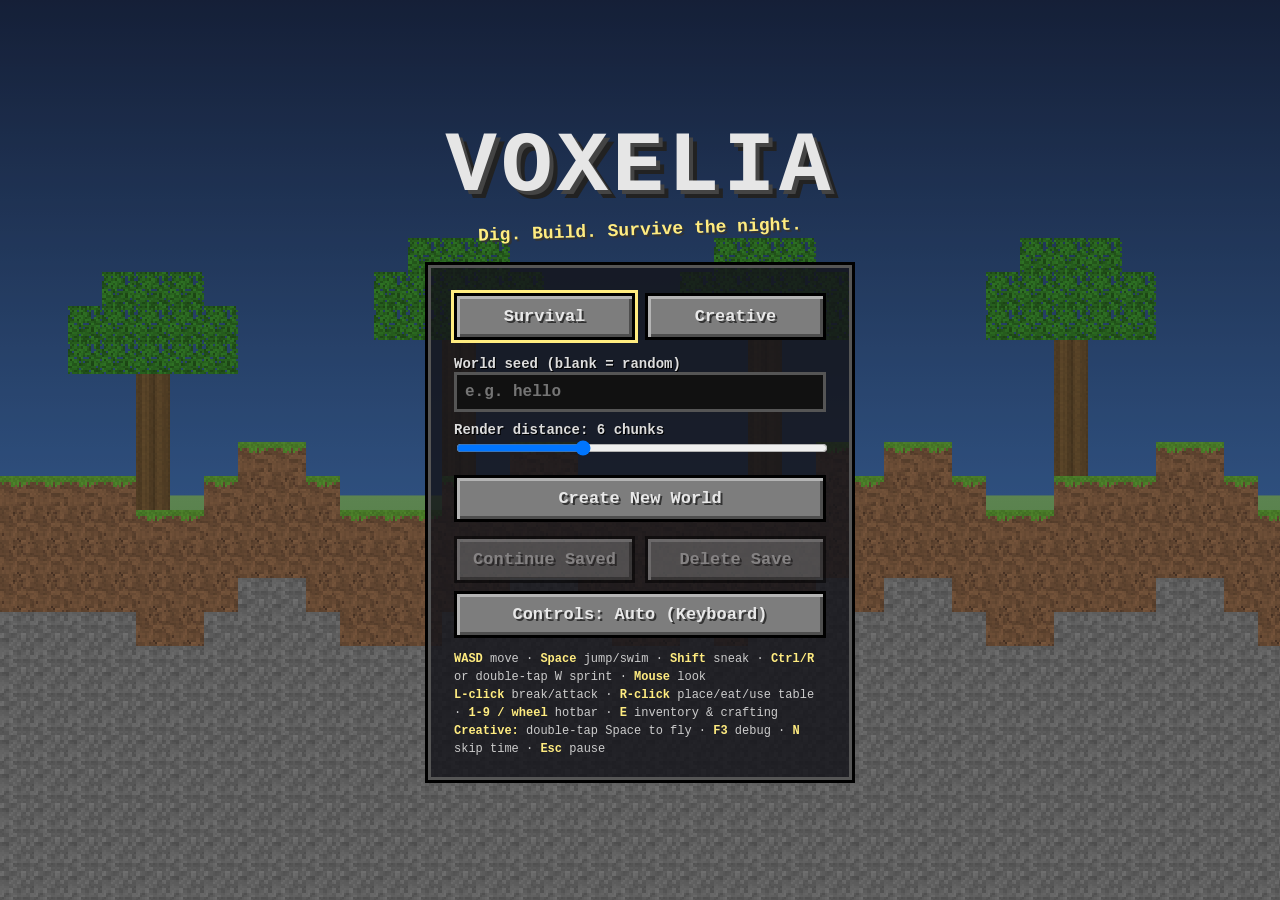
<file: claude/index.html>
<!DOCTYPE html>
<html lang="en">
<head>
<meta charset="utf-8">
<title>Voxelia - Block Sandbox</title>
<meta name="viewport" content="width=device-width,initial-scale=1,maximum-scale=1,user-scalable=no,viewport-fit=cover">
<style>
*{box-sizing:border-box;-webkit-user-select:none;user-select:none}
html,body{margin:0;height:100%;overflow:hidden;background:#000;color:#fff;font-family:"Courier New",Consolas,monospace;font-weight:bold}
#gl{position:fixed;inset:0;width:100%;height:100%;display:block;outline:none}
.hidden{display:none!important}
.shadow{text-shadow:2px 2px 0 #222}
.btn{display:block;width:100%;margin:8px 0;padding:11px 14px;font:bold 17px "Courier New",monospace;color:#e8e8e8;text-shadow:2px 2px 0 #333;background:#7d7d7d;border:3px solid #000;box-shadow:inset 3px 3px 0 #b4b4b4,inset -3px -3px 0 #4e4e4e;cursor:pointer;text-align:center}
.btn:hover{background:#6a7fb5;color:#ffffa0}
.btn:active{box-shadow:inset 3px 3px 0 #4e4e4e,inset -3px -3px 0 #b4b4b4}
.btn.off{opacity:.5;pointer-events:none}
.panel{background:rgba(20,20,26,.82);border:3px solid #000;box-shadow:inset 0 0 0 3px #555;padding:22px 26px}
.screen{position:fixed;inset:0;display:flex;align-items:center;justify-content:center;flex-direction:column;z-index:20}
#menu{background:linear-gradient(180deg,#1c2a4a 0%,#3e6aa8 55%,#7bb06b 55.1%,#4c7d3a 100%)}
#menu canvas#bg{position:absolute;inset:0;width:100%;height:100%;z-index:-1}
#logo{font-size:min(11vw,86px);letter-spacing:4px;color:#e6e6e6;text-shadow:4px 4px 0 #444,8px 8px 0 #222;margin:0 0 4px}
#tagline{color:#ffec80;margin-bottom:22px;text-shadow:2px 2px 0 #333;transform:rotate(-2deg);font-size:18px}
#menubox{width:min(92vw,430px)}
.row{display:flex;gap:10px;align-items:center}.row>*{flex:1}
.row .btn{margin:6px 0}
label{display:block;font-size:14px;color:#ddd;margin-top:10px;text-shadow:1px 1px 0 #000}
input[type=text]{width:100%;padding:8px;background:#111;color:#fff;border:3px solid #555;font:bold 16px "Courier New",monospace;-webkit-user-select:text;user-select:text}
input[type=range]{width:100%}
#help{font-size:12px;color:#ccc;margin-top:12px;line-height:1.5;font-weight:normal}
#help b{color:#ffec80}
#pause,#death,#loading{background:rgba(0,0,0,.6)}
#death{background:rgba(120,0,0,.55)}
#death h1{font-size:60px;margin:0 0 6px;text-shadow:4px 4px 0 #300}
#loadbar{width:min(80vw,380px);height:18px;border:3px solid #fff;margin-top:14px}
#loadfill{height:100%;width:0;background:#6ad04a}
#hud{position:fixed;inset:0;pointer-events:none;z-index:10}
#cross{position:absolute;left:50%;top:50%;width:22px;height:22px;margin:-11px 0 0 -11px;mix-blend-mode:difference}
#cross:before,#cross:after{content:"";position:absolute;background:#fff}
#cross:before{left:10px;top:2px;width:2px;height:18px}#cross:after{top:10px;left:2px;height:2px;width:18px}
#hotwrap{position:absolute;left:50%;bottom:10px;transform:translateX(-50%);text-align:center}
#bars{display:flex;justify-content:space-between;align-items:flex-end;height:22px;margin-bottom:4px;min-width:364px}
#hearts,#air{display:flex;gap:1px}
#air{flex-direction:row-reverse}
.ic{width:18px;height:18px;image-rendering:pixelated;background-size:100% 100%}
#hotbar{display:flex;background:rgba(0,0,0,.45);border:3px solid #111;padding:2px;gap:2px}
.slot{position:relative;width:40px;height:40px;background:rgba(90,90,90,.5);border:2px solid #333;image-rendering:pixelated}
.slot.sel{border-color:#fff;background:rgba(255,255,255,.28)}
.slot .im{position:absolute;inset:2px;background-size:100% 100%;image-rendering:pixelated}
.slot .ct{position:absolute;right:1px;bottom:-1px;font-size:13px;text-shadow:2px 2px 0 #000}
.slot .du{position:absolute;left:3px;right:3px;bottom:2px;height:3px;background:#222}
.slot .du i{display:block;height:100%}
#itemname{position:absolute;left:50%;bottom:92px;transform:translateX(-50%);font-size:17px;opacity:0;transition:opacity .5s;text-shadow:2px 2px 0 #000;white-space:nowrap}
#toast{position:absolute;left:50%;top:12%;transform:translateX(-50%);font-size:20px;text-shadow:2px 2px 0 #000;text-align:center;opacity:0;transition:opacity .4s}
#debug{position:absolute;left:8px;top:6px;font-size:12px;line-height:1.35;text-shadow:1px 1px 0 #000;white-space:pre;background:rgba(0,0,0,.3);padding:4px 6px}
#hurt{position:absolute;inset:0;background:radial-gradient(ellipse at center,rgba(255,0,0,0) 40%,rgba(200,0,0,.75) 100%);opacity:0;transition:opacity .35s}
#wet{position:absolute;inset:0;background:rgba(30,70,170,.42);opacity:0}
#vig{position:absolute;inset:0;background:radial-gradient(ellipse at center,rgba(0,0,0,0) 55%,rgba(0,0,0,.35) 100%)}
#inv{background:rgba(0,0,0,.55)}
#invbox{display:flex;gap:16px;align-items:flex-start;max-width:96vw;max-height:94vh}
#invbox h3{margin:0 0 8px;font-size:15px;color:#ddd}
.grid{display:grid;grid-template-columns:repeat(9,44px);gap:3px}
.grid .slot{width:44px;height:44px;cursor:pointer}
.grid .slot:hover{background:rgba(255,255,255,.3)}
#side{width:310px;max-height:78vh;overflow:auto;background:rgba(0,0,0,.25);padding:6px}
#side::-webkit-scrollbar{width:8px}#side::-webkit-scrollbar-thumb{background:#777}
.tabs{display:flex;gap:4px;margin-bottom:6px}
.tab{flex:1;text-align:center;padding:5px;background:#444;border:2px solid #000;cursor:pointer;font-size:13px}
.tab.on{background:#8a8a8a;color:#ffec80}
.rec{display:flex;align-items:center;gap:6px;padding:4px;margin-bottom:3px;background:rgba(255,255,255,.07);border:2px solid transparent;cursor:pointer;font-size:12px}
.rec:hover{border-color:#fff}
.rec.no{opacity:.4}
.rec .slot{width:36px;height:36px;flex:none}
.rec .need{flex:1;line-height:1.25;font-weight:normal}
.rec .need b.ok{color:#8f8}.rec .need b.bad{color:#f88}
.pal{display:grid;grid-template-columns:repeat(6,44px);gap:3px}
#cursor{position:fixed;width:40px;height:40px;pointer-events:none;z-index:50;transform:translate(-50%,-50%)}
#tip{position:fixed;z-index:60;pointer-events:none;background:rgba(16,0,16,.92);border:2px solid #2a0a5a;padding:3px 7px;font-size:13px}
#fade{position:fixed;inset:0;background:#000;opacity:0;pointer-events:none;z-index:40;transition:opacity .6s}

/* ---- touch / small screens ---- */
*{-webkit-touch-callout:none;-webkit-tap-highlight-color:transparent}
html,body{position:fixed;width:100%;overscroll-behavior:none}
.screen{touch-action:manipulation}
#menu{justify-content:flex-start;overflow-y:auto;padding:10px 0;touch-action:pan-y}
#logo{margin-top:auto}#menubox{margin-bottom:auto}
#inv{overflow:auto;touch-action:pan-x pan-y}
#side{touch-action:pan-y}
#touch{position:fixed;inset:0;z-index:9;pointer-events:none}
#tlook{position:absolute;inset:0;pointer-events:auto;touch-action:none}
#tstick{position:absolute;left:calc(22px + env(safe-area-inset-left));bottom:calc(18px + env(safe-area-inset-bottom));width:150px;height:150px;pointer-events:auto;touch-action:none}
#tstick:before{content:"";position:absolute;left:15px;top:15px;width:120px;height:120px;border-radius:50%;background:rgba(255,255,255,.12);border:3px solid rgba(255,255,255,.4)}
#tknob{position:absolute;left:48px;top:48px;width:54px;height:54px;border-radius:50%;background:rgba(255,255,255,.4);border:3px solid rgba(255,255,255,.75)}
.tb{position:absolute;pointer-events:auto;touch-action:none;border-radius:50%;background:rgba(255,255,255,.16);border:3px solid rgba(255,255,255,.55);color:#fff;display:flex;align-items:center;justify-content:center;font:bold 12px "Courier New",monospace;text-shadow:1px 1px 0 #000}
.tb.on{background:rgba(255,255,255,.42)}
#tJump{width:76px;height:76px;right:calc(22px + env(safe-area-inset-right));bottom:calc(22px + env(safe-area-inset-bottom))}
#tBreak{width:76px;height:76px;right:calc(112px + env(safe-area-inset-right));bottom:calc(74px + env(safe-area-inset-bottom))}
#tPlace{width:76px;height:76px;right:calc(22px + env(safe-area-inset-right));bottom:calc(114px + env(safe-area-inset-bottom))}
#tSneak{width:52px;height:52px;right:calc(112px + env(safe-area-inset-right));bottom:calc(12px + env(safe-area-inset-bottom))}
#tInv,#tPause{width:46px;height:46px;top:calc(10px + env(safe-area-inset-top))}
#tPause{right:calc(10px + env(safe-area-inset-right))}#tInv{right:calc(64px + env(safe-area-inset-right))}
body.touch #hotbar{pointer-events:auto}
body.touch .kbonly,body:not(.touch) .touchonly{display:none!important}
@media (max-width:760px){#hotbar .slot{width:34px;height:34px}#bars{min-width:0;width:100%}.ic{width:15px;height:15px}#itemname{bottom:78px}}
@media (max-width:660px){#hotbar .slot{width:30px;height:30px}}
@media (max-width:560px){
  #tstick{bottom:calc(74px + env(safe-area-inset-bottom))}
  #tJump{bottom:calc(80px + env(safe-area-inset-bottom))}#tBreak{bottom:calc(132px + env(safe-area-inset-bottom))}
  #tPlace{bottom:calc(172px + env(safe-area-inset-bottom))}#tSneak{bottom:calc(70px + env(safe-area-inset-bottom))}
}
@media (max-width:900px),(max-height:560px){
  .grid{grid-template-columns:repeat(9,38px);gap:2px}.grid .slot{width:38px;height:38px}
  .pal{grid-template-columns:repeat(6,38px)}.pal .slot{width:38px!important;height:38px!important}
  #side{width:262px;max-height:70vh}#invbox{gap:8px;flex-wrap:wrap;justify-content:center;max-height:none}
  #invbox .panel{padding:10px 12px}#invbox h3{font-size:13px;margin-bottom:5px}
}
@media (max-width:430px){.grid{grid-template-columns:repeat(9,32px)}.grid .slot{width:32px;height:32px}.pal{grid-template-columns:repeat(6,34px)}.pal .slot{width:34px!important;height:34px!important}#side{width:230px}}
@media (max-height:560px){
  #logo{font-size:44px;margin-bottom:0}#tagline{margin-bottom:8px;font-size:14px}#menubox.panel{padding:10px 16px}
  .btn{padding:7px 10px;margin:4px 0;font-size:15px}#help,#helpT{display:none}label{margin-top:5px}
}
</style>
</head>
<body>
<canvas id="gl" tabindex="0"></canvas>

<div id="hud" class="hidden">
  <div id="wet"></div><div id="vig"></div><div id="hurt"></div>
  <div id="cross"></div>
  <div id="debug" class="hidden"></div>
  <div id="toast"></div>
  <div id="itemname"></div>
  <div id="hotwrap">
    <div id="bars"><div id="hearts"></div><div id="air"></div></div>
    <div id="hotbar"></div>
  </div>
</div>

<div id="touch" class="hidden">
  <div id="tlook"></div>
  <div id="tstick"><div id="tknob"></div></div>
  <div class="tb" id="tJump">JUMP</div><div class="tb" id="tBreak">BREAK</div><div class="tb" id="tPlace">PLACE</div><div class="tb" id="tSneak">SNEAK</div>
  <div class="tb" id="tInv">BAG</div><div class="tb" id="tPause">II</div>
</div>

<div id="menu" class="screen">
  <canvas id="bg"></canvas>
  <h1 id="logo">VOXELIA</h1>
  <div id="tagline">Dig. Build. Survive the night.</div>
  <div id="menubox" class="panel">
    <div class="row">
      <button class="btn" id="mSurv">Survival</button>
      <button class="btn" id="mCre">Creative</button>
    </div>
    <label>World seed (blank = random)</label>
    <input type="text" id="seed" maxlength="24" placeholder="e.g. hello">
    <label>Render distance: <span id="rdv">6</span> chunks</label>
    <input type="range" id="rd" min="3" max="12" value="6">
    <button class="btn" id="bPlay" style="margin-top:14px">Create New World</button>
    <div class="row">
      <button class="btn off" id="bCont">Continue Saved</button>
      <button class="btn off" id="bDel">Delete Save</button>
    </div>
    <button class="btn" id="bCtl" style="margin-top:2px">Controls: Auto</button>
    <div id="helpT" class="touchonly" style="font-size:12px;color:#ccc;margin-top:8px;line-height:1.5;font-weight:normal"><b style="color:#ffec80">Left stick</b> move (push to the edge to sprint) · <b style="color:#ffec80">Drag</b> anywhere to look · <b style="color:#ffec80">BREAK</b> hold to mine/attack · <b style="color:#ffec80">PLACE</b> place/eat/use · <b style="color:#ffec80">JUMP</b> (double-tap to fly in Creative) · <b style="color:#ffec80">BAG</b> inventory &amp; crafting. Landscape works best.</div>
    <div id="help" class="kbonly"><b>WASD</b> move · <b>Space</b> jump/swim · <b>Shift</b> sneak · <b>Ctrl/R</b> or double-tap W sprint · <b>Mouse</b> look<br>
      <b>L-click</b> break/attack · <b>R-click</b> place/eat/use table · <b>1-9 / wheel</b> hotbar · <b>E</b> inventory &amp; crafting<br>
      <b>Creative:</b> double-tap Space to fly · <b>F3</b> debug · <b>N</b> skip time · <b>Esc</b> pause</div>
  </div>
</div>

<div id="pause" class="screen hidden">
  <div class="panel" style="width:min(90vw,340px)">
    <h2 style="margin:0 0 10px;text-align:center">Game Paused</h2>
    <button class="btn" id="pResume">Resume</button>
    <label>Render distance: <span id="rdv2">6</span></label>
    <input type="range" id="rd2" min="3" max="12" value="6">
    <label>Mouse sensitivity</label>
    <input type="range" id="sens" min="1" max="10" value="5">
    <label>Volume</label>
    <input type="range" id="vol" min="0" max="10" value="6">
    <button class="btn" id="pFull">Fullscreen</button>
    <button class="btn" id="pSave" style="margin-top:12px">Save &amp; Quit to Title</button>
  </div>
</div>

<div id="death" class="screen hidden">
  <h1>You died!</h1>
  <div id="deathmsg" class="shadow" style="margin-bottom:20px"></div>
  <div style="width:260px"><button class="btn" id="dResp">Respawn</button><button class="btn" id="dQuit">Title Screen</button></div>
</div>

<div id="loading" class="screen hidden">
  <div class="shadow" style="font-size:24px">Generating terrain...</div>
  <div id="loadbar"><div id="loadfill"></div></div>
</div>

<div id="inv" class="screen hidden">
  <div id="invbox">
    <div class="panel">
      <h3>Inventory</h3>
      <div class="grid" id="invgrid"></div>
      <h3 style="margin-top:12px">Hotbar</h3>
      <div class="grid" id="invhot"></div>
      <div class="kbonly" style="font-size:11px;color:#aaa;margin-top:10px;font-weight:normal">Left-click: pick up / drop · Right-click: split / drop one</div>
      <div class="row" style="margin-top:8px"><button class="btn" id="invClose">Close</button><button class="btn touchonly" id="rcToggle">Split: off</button></div>
    </div>
    <div class="panel" style="padding:12px">
      <div class="tabs"><div class="tab on" id="tabCraft">Crafting</div><div class="tab" id="tabBlocks">Blocks</div></div>
      <div id="side"></div>
    </div>
  </div>
</div>
<div id="cursor" class="slot hidden"><div class="im"></div><div class="ct"></div></div>
<div id="tip" class="hidden"></div>
<div id="fade"></div>

<script>
"use strict";
/* ================= Utilities ================= */
const TAU=Math.PI*2, clamp=(v,a,b)=>v<a?a:v>b?b:v, lerp=(a,b,t)=>a+(b-a)*t, $=id=>document.getElementById(id);
const smooth=(a,b,x)=>{x=clamp((x-a)/(b-a),0,1);return x*x*(3-2*x)};
function mulberry32(a){return function(){a|=0;a=a+0x6D2B79F5|0;let t=Math.imul(a^a>>>15,1|a);t=t+Math.imul(t^t>>>7,61|t)^t;return((t^t>>>14)>>>0)/4294967296}}
function strHash(s){let h=2166136261;for(let i=0;i<s.length;i++){h^=s.charCodeAt(i);h=Math.imul(h,16777619)}return h>>>0}
function hash2(x,z,s){let h=(Math.imul(x|0,374761393)+Math.imul(z|0,668265263)+Math.imul(s|0,1274126177))|0;h=Math.imul(h^(h>>>13),1274126177);return((h^(h>>>16))>>>0)/4294967296}
function hash3(x,y,z,s){return hash2(x+Math.imul(y|0,7919),z,s^Math.imul(y|0,104729))}

function makeNoise(seed){
  const r=mulberry32(seed),p=new Uint8Array(512),a=[];for(let i=0;i<256;i++)a.push(i);
  for(let i=255;i>0;i--){const j=(r()*(i+1))|0;const t=a[i];a[i]=a[j];a[j]=t}
  for(let i=0;i<512;i++)p[i]=a[i&255];
  const fade=t=>t*t*t*(t*(t*6-15)+10);
  const g2=(h,x,y)=>{switch(h&7){case 0:return x+y;case 1:return x-y;case 2:return -x+y;case 3:return -x-y;case 4:return x;case 5:return -x;case 6:return y;default:return -y}};
  const g3=(h,x,y,z)=>{h&=15;const u=h<8?x:y,v=h<4?y:(h===12||h===14?x:z);return((h&1)?-u:u)+((h&2)?-v:v)};
  function n2(x,y){const fx=Math.floor(x),fy=Math.floor(y),X=fx&255,Y=fy&255;x-=fx;y-=fy;const u=fade(x),v=fade(y);const A=p[X]+Y,B=p[X+1]+Y;
    return lerp(lerp(g2(p[A],x,y),g2(p[B],x-1,y),u),lerp(g2(p[A+1],x,y-1),g2(p[B+1],x-1,y-1),u),v)}
  function n3(x,y,z){const fx=Math.floor(x),fy=Math.floor(y),fz=Math.floor(z),X=fx&255,Y=fy&255,Z=fz&255;x-=fx;y-=fy;z-=fz;
    const u=fade(x),v=fade(y),w=fade(z),A=p[X]+Y,AA=p[A]+Z,AB=p[A+1]+Z,B=p[X+1]+Y,BA=p[B]+Z,BB=p[B+1]+Z;
    return lerp(lerp(lerp(g3(p[AA],x,y,z),g3(p[BA],x-1,y,z),u),lerp(g3(p[AB],x,y-1,z),g3(p[BB],x-1,y-1,z),u),v),
      lerp(lerp(g3(p[AA+1],x,y,z-1),g3(p[BA+1],x-1,y,z-1),u),lerp(g3(p[AB+1],x,y-1,z-1),g3(p[BB+1],x-1,y-1,z-1),u),v),w)}
  function fbm2(x,y,o){let s=0,a=1,f=1,m=0;for(let i=0;i<o;i++){s+=n2(x*f,y*f)*a;m+=a;a*=.5;f*=2}return s/m}
  return {n2,n3,fbm2};
}

/* ================= Texture atlas ================= */
const atlas=document.createElement('canvas');atlas.width=atlas.height=256;
const actx=atlas.getContext('2d',{willReadFrequently:true});
const T={};let tileN=0;
const jit=(r,a)=>(r()*2-1)*a, shade=(c,k)=>[c[0]*k,c[1]*k,c[2]*k];
const bl=(x,y,s,sz)=>hash2(Math.floor(x/(sz||2)),Math.floor(y/(sz||2)),s);
function mkTile(name,fn){
  const idx=tileN++;T[name]=idx;const r=mulberry32(strHash(name)),img=actx.createImageData(16,16);
  for(let y=0;y<16;y++)for(let x=0;x<16;x++){const c=fn(x,y,r)||[0,0,0,0],i=(y*16+x)*4;
    img.data[i]=clamp(c[0],0,255);img.data[i+1]=clamp(c[1],0,255);img.data[i+2]=clamp(c[2],0,255);img.data[i+3]=c[3]===undefined?255:c[3]}
  actx.putImageData(img,(idx%16)*16,((idx/16)|0)*16);
}
const noisy=(c,v)=>(x,y,r)=>shade(c,1+jit(r,v));
function stoneBase(x,y,r,c,s){const k=1+(bl(x,y,s,2)-.5)*.28+jit(r,.05);return shade(c,k)}
function oreTile(name,col,seed){
  const sp=[];for(let i=0;i<5;i++)sp.push([2+hash2(i,1,seed)*11|0,2+hash2(i,2,seed)*11|0]);
  mkTile(name,(x,y,r)=>{const b=stoneBase(x,y,r,[125,125,125],11);
    for(const s of sp){const dx=x-s[0],dy=y-s[1];if(Math.abs(dx)<=1&&Math.abs(dy)<=1&&dx*dx+dy*dy<=2)return shade(col,.8+r()*.4)}return b});
}
mkTile('grass_top',(x,y,r)=>shade([95,160,52],1+(bl(x,y,3,2)-.5)*.25+jit(r,.08)));
mkTile('dirt',(x,y,r)=>{const k=1+(bl(x,y,5,2)-.5)*.25+jit(r,.07);return shade(r()<.04?[100,70,50]:[134,96,67],k)});
mkTile('grass_side',(x,y,r)=>{const d=3+Math.floor(hash2(x,0,9)*3);if(y<d)return shade([95,160,52],1+jit(r,.1));const k=1+(bl(x,y,5,2)-.5)*.25+jit(r,.07);return shade([134,96,67],k)});
mkTile('stone',(x,y,r)=>stoneBase(x,y,r,[125,125,125],7));
mkTile('cobble',(x,y,r)=>{
  const pts=[];for(let i=0;i<7;i++)pts.push([hash2(i,3,21)*16,hash2(i,4,21)*16]);
  let b=1e9,b2=1e9,bi=0;for(let i=0;i<7;i++)for(const ox of[-16,0,16])for(const oy of[-16,0,16]){const d=Math.hypot(x-pts[i][0]-ox,y-pts[i][1]-oy);if(d<b){b2=b;b=d;bi=i}else if(d<b2)b2=d}
  const edge=b2-b<1.1?.6:1;return shade([128,128,128],edge*(.8+hash2(bi,5,21)*.3)+jit(r,.05))});
mkTile('sand',(x,y,r)=>shade([221,208,160],1+(bl(x,y,13,2)-.5)*.1+jit(r,.04)));
mkTile('water',(x,y,r)=>{const w=Math.sin((x+y*.7)*.9)*.06+Math.sin(y*1.3-x*.4)*.05;return [45+w*80,100+w*90,205+w*60,175]});
mkTile('log_side',(x,y,r)=>{const k=.82+hash2(x,0,31)*.3+jit(r,.04);return shade([108,82,48],k)});
mkTile('log_top',(x,y,r)=>{const d=Math.max(Math.abs(x-7.5),Math.abs(y-7.5));if(d>6.5)return shade([100,76,44],1+jit(r,.05));return shade([176,142,88],.85+((d|0)%2)*.18+jit(r,.04))});
mkTile('leaves',(x,y,r)=>{if(hash2(x,y,41)<.12)return[0,0,0,0];return shade([52,128,40],.7+hash2(x,y,43)*.5)});
mkTile('planks',(x,y,r)=>{const row=y>>2,line=(y&3)===3,k=.9+hash2(row,x>>3,51)*.12;return shade(line?[110,82,46]:[168,132,80],k+jit(r,.03))});
mkTile('bedrock',(x,y,r)=>shade([70,70,70],.5+hash2(x,y,61)*.9));
oreTile('coal_ore',[28,28,28],71);oreTile('iron_ore',[216,175,147],72);oreTile('gold_ore',[250,220,60],73);oreTile('diamond_ore',[80,235,235],74);
mkTile('glass',(x,y,r)=>{const e=x===0||y===0||x===15||y===15;if(e)return[200,225,235,255];if((x===3&&y>=3&&y<=6)||(y===3&&x>=3&&x<=6)||(x===5&&y===9))return[255,255,255,170];return[0,0,0,0]});
mkTile('brick',(x,y,r)=>{const row=y>>2,off=(row&1)*4,m=(y&3)===3||((x+off)&7)===7;return m?shade([170,170,160],1+jit(r,.04)):shade([150,70,55],.85+hash2((x+off)>>3,row,81)*.3)});
mkTile('snow',(x,y,r)=>shade([245,248,252],1+jit(r,.03)-(bl(x,y,91,3)*.05)));
mkTile('sandstone_top',(x,y,r)=>shade([218,205,156],1+jit(r,.04)));
mkTile('sandstone_side',(x,y,r)=>{const b=(y===4||y===5||y===11)?.88:1;return shade([218,205,156],b+jit(r,.03))});
mkTile('table_top',(x,y,r)=>{const g=x%5===0||y%5===0;return shade(g?[90,66,36]:[170,134,82],1+jit(r,.04))});
mkTile('table_side',(x,y,r)=>{const e=y<2||y>13;if(e)return shade([100,74,40],1+jit(r,.04));
  if(x>=2&&x<=6&&y>=4&&y<=7)return shade([210,210,215],.9+jit(r,.05));if(x>=9&&x<=13&&y>=5&&y<=12)return shade([70,50,30],1+jit(r,.05));return shade([160,126,76],1+jit(r,.04)-(x%4===0?.08:0))});
mkTile('lamp',(x,y,r)=>{const k=hash2(x>>1,y>>1,95);return shade([255,222,120],.78+k*.3+jit(r,.03))});
mkTile('gravel',(x,y,r)=>{const k=hash2(x>>1,y>>1,99);return shade(k<.3?[100,100,102]:k<.6?[135,130,128]:[160,155,150],1+jit(r,.08))});
mkTile('tallgrass',(x,y,r)=>{const h=hash2(x,1,112)<.8?3+hash2(x,2,112)*11:0;if(y<16-h)return null;return shade([92,156,54],.68+(16-y)/16*.5+jit(r,.06))});
const flowerTile=(name,col,mid)=>mkTile(name,(x,y,r)=>{const dx=x-7.5,dy=y-4.5,d=dx*dx+dy*dy;if(d<=3.8)return d<1.3?mid:shade(col,.9+jit(r,.08));
  if((x===7||x===8)&&y>=6)return shade([60,130,45],.85+jit(r,.1));if(y>=10&&y<=11&&((x>=5&&x<=6)||(x>=9&&x<=10)))return shade([72,142,50],1);return null});
flowerTile('flower_red',[220,40,40],[250,220,60]);flowerTile('flower_yellow',[250,215,40],[200,120,20]);
mkTile('crack0',()=>null);

/* ---- item sprites ---- */
const TIERS=[{n:'Wooden',c:[168,132,80],dur:59,spd:2.2},{n:'Stone',c:[135,135,135],dur:131,spd:4},{n:'Iron',c:[225,225,228],dur:250,spd:6},{n:'Diamond',c:[85,232,226],dur:1561,spd:8.5}];
const TOOLTYPES=['Pickaxe','Axe','Shovel','Sword'],TOOLBASE=[2,3,1.5,4];
function spriteTile(name,drawFn){
  const g=new Array(256).fill(null),P=(x,y,c)=>{if(x>=0&&x<16&&y>=0&&y<16&&c)g[y*16+x]=c};
  drawFn(P);
  // outline pass
  const o=g.slice();for(let y=0;y<16;y++)for(let x=0;x<16;x++)if(!g[y*16+x]){let n=false;for(const[dx,dy]of[[1,0],[-1,0],[0,1],[0,-1]]){const xx=x+dx,yy=y+dy;if(xx>=0&&yy>=0&&xx<16&&yy<16&&g[yy*16+xx])n=true}if(n)o[y*16+x]=[20,14,10]}
  mkTile(name,(x,y)=>o[y*16+x]);
}
const HC=[112,80,42],HD=[80,56,28];
function toolSprite(type,col){return P=>{const m=col,d=shade(col,.68),l=shade(col,1.18);
  const handle=(n)=>{for(let i=0;i<n;i++){P(2+i,13-i,HC);P(3+i,13-i,HD)}};
  if(type===0){handle(9);const pts=[[4,6],[4,5],[5,4],[6,3],[7,3],[8,2],[9,2],[10,3],[11,3],[12,4],[12,5],[13,6]];for(const[x,y]of pts)P(x,y,m);for(const[x,y]of[[5,5],[6,4],[7,4],[8,3],[9,3],[10,4],[11,4]])P(x,y,d);P(8,2,l);P(9,2,l)}
  else if(type===1){handle(9);for(let y=2;y<=7;y++)for(let x=6;x<=12;x++){if(x-6+ (y<4?0:y-3)*0<=6&&(x+ y>=11)&&(x-y<=8))P(x,y,y>4?d:m)}for(let y=2;y<=4;y++)P(6+ (y-2),y,l)}
  else if(type===2){handle(9);for(let y=1;y<=5;y++)for(let x=9;x<=13;x++){const dx=x-11.2,dy=y-3.2;if(dx*dx+dy*dy<=5.5)P(x,y,dx+dy>1?d:m)}P(10,2,l)}
  else{for(let i=0;i<9;i++){P(6+i,9-i,m);P(7+i,9-i,d)}P(14,1,l);P(15,0,l);for(let i=-2;i<=2;i++)P(5+i,10+i,HD);P(4,11,HC);P(3,12,HC);P(2,13,HC)}}}
TOOLTYPES.forEach((tn,ti)=>TIERS.forEach((tr,k)=>spriteTile('tool_'+ti+'_'+k,toolSprite(ti,tr.c))));
spriteTile('stick',P=>{for(let i=0;i<10;i++){P(3+i,12-i,HC);P(4+i,12-i,HD)}});
spriteTile('coal',P=>{const c=[34,34,38],l=[70,70,76];for(let y=4;y<12;y++)for(let x=4;x<12;x++){const dx=x-7.5,dy=y-7.5;if(dx*dx+dy*dy<14)P(x,y,(x+y)%5===0?l:c)}P(6,5,l);P(7,5,l)});
spriteTile('iron',P=>{const c=[220,215,210],d=[170,165,160];for(let y=5;y<=10;y++)for(let x=3+(10-y)/2|0;x<=11+(10-y)/2|0;x++)P(x,y,y>8?d:c)});
spriteTile('gold',P=>{const c=[252,222,60],d=[200,160,30];for(let y=5;y<=10;y++)for(let x=3+(10-y)/2|0;x<=11+(10-y)/2|0;x++)P(x,y,y>8?d:c)});
spriteTile('diamond',P=>{const c=[90,235,230],d=[40,170,180],l=[200,255,250];for(let y=3;y<=12;y++){const w=y<6?y-1:14-y;for(let x=8-w;x<8+w;x++)P(x,y,y<5?l:(x>8?d:c))}});
spriteTile('apple',P=>{for(let y=4;y<13;y++)for(let x=3;x<13;x++){const dx=x-7.5,dy=y-8.5;if(dx*dx+dy*dy<15)P(x,y,dx<-1&&dy<0?[255,120,110]:[205,30,30])}P(8,3,HC);P(9,2,[60,160,50]);P(10,2,[60,160,50])});
spriteTile('pork',P=>{for(let y=4;y<12;y++)for(let x=2;x<14;x++){const dx=(x-7.5)/6,dy=(y-7.5)/3.8;if(dx*dx+dy*dy<1)P(x,y,dy>.3?[190,90,90]:(dx<-.4?[250,170,170]:[235,130,130]))}for(let x=6;x<10;x++)P(x,7,[245,225,215])});

/* ================= Block & item registry ================= */
const B={AIR:0,GRASS:1,DIRT:2,STONE:3,SAND:4,WATER:5,LOG:6,LEAVES:7,PLANKS:8,COBBLE:9,BEDROCK:10,COAL_ORE:11,IRON_ORE:12,GOLD_ORE:13,DIAMOND_ORE:14,GLASS:15,BRICK:16,SNOW:17,SANDSTONE:18,TABLE:19,GRAVEL:20,LAMP:21,TALLGRASS:22,FLOWER_R:23,FLOWER_Y:24};
const I={STICK:100,COAL:101,IRON:102,GOLD:103,DIAMOND:104,APPLE:105,PORK:106};
const toolId=(t,k)=>120+t*4+k;
// tiles:[top,bottom,side] ; solid, opaque(light/face culling), hard (seconds-ish), cls tool class, tier needed
const BLK=[];
function defB(id,name,tiles,o){tiles=Array.isArray(tiles)?tiles:[tiles,tiles,tiles];BLK[id]=Object.assign({id,name,t:tiles.map(n=>T[n]),solid:true,opaque:true,hard:1,cls:'',tier:0,snd:'stone',drop:id,emit:0},o||{})}
BLK[0]={id:0,name:'Air',t:[0,0,0],solid:false,opaque:false,hard:0,emit:0};
defB(B.GRASS,'Grass Block',['grass_top','dirt','grass_side'],{hard:.6,cls:'shovel',snd:'grass',drop:B.DIRT});
defB(B.DIRT,'Dirt','dirt',{hard:.5,cls:'shovel',snd:'dirt'});
defB(B.STONE,'Stone','stone',{hard:1.5,cls:'pick',tier:1,drop:B.COBBLE});
defB(B.SAND,'Sand','sand',{hard:.5,cls:'shovel',snd:'sand',fall:true});
defB(B.WATER,'Water','water',{solid:false,opaque:false,hard:100,snd:'water',liquid:true});
defB(B.LOG,'Oak Log',['log_top','log_top','log_side'],{hard:2,cls:'axe',snd:'wood'});
defB(B.LEAVES,'Leaves','leaves',{opaque:false,hard:.2,cls:'axe',snd:'grass',drop:0,leaf:true});
defB(B.PLANKS,'Oak Planks','planks',{hard:2,cls:'axe',snd:'wood'});
defB(B.COBBLE,'Cobblestone','cobble',{hard:2,cls:'pick',tier:1});
defB(B.BEDROCK,'Bedrock','bedrock',{hard:-1,drop:0});
defB(B.COAL_ORE,'Coal Ore','coal_ore',{hard:3,cls:'pick',tier:1,drop:I.COAL});
defB(B.IRON_ORE,'Iron Ore','iron_ore',{hard:3,cls:'pick',tier:2,drop:I.IRON});
defB(B.GOLD_ORE,'Gold Ore','gold_ore',{hard:3,cls:'pick',tier:3,drop:I.GOLD});
defB(B.DIAMOND_ORE,'Diamond Ore','diamond_ore',{hard:3,cls:'pick',tier:3,drop:I.DIAMOND});
defB(B.GLASS,'Glass','glass',{opaque:false,hard:.3,snd:'glass',drop:0});
defB(B.BRICK,'Bricks','brick',{hard:2,cls:'pick',tier:1});
defB(B.SNOW,'Snow Block','snow',{hard:.3,cls:'shovel',snd:'sand'});
defB(B.SANDSTONE,'Sandstone',['sandstone_top','sandstone_top','sandstone_side'],{hard:.8,cls:'pick',tier:1});
defB(B.TABLE,'Crafting Table',['table_top','planks','table_side'],{hard:2.5,cls:'axe',snd:'wood'});
defB(B.GRAVEL,'Gravel','gravel',{hard:.6,cls:'shovel',snd:'dirt',fall:true});
defB(B.LAMP,'Lamp','lamp',{hard:.3,snd:'glass',emit:15});
defB(B.TALLGRASS,'Tall Grass','tallgrass',{solid:false,opaque:false,hard:0,plant:true,drop:0,snd:'grass'});
defB(B.FLOWER_R,'Poppy','flower_red',{solid:false,opaque:false,hard:0,plant:true,drop:0,snd:'grass'});
defB(B.FLOWER_Y,'Dandelion','flower_yellow',{solid:false,opaque:false,hard:0,plant:true,drop:0,snd:'grass'});
const NBLK=25;
const ITEM={};
for(let i=1;i<NBLK;i++)ITEM[i]={id:i,name:BLK[i].name,block:true};
const defI=(id,name,tile,o)=>ITEM[id]=Object.assign({id,name,tile:T[tile]},o||{});
defI(I.STICK,'Stick','stick');defI(I.COAL,'Coal','coal');defI(I.IRON,'Iron Ingot','iron');defI(I.GOLD,'Gold Ingot','gold');
defI(I.DIAMOND,'Diamond','diamond');defI(I.APPLE,'Apple','apple',{food:4});defI(I.PORK,'Raw Porkchop','pork',{food:6});
TOOLTYPES.forEach((tn,t)=>TIERS.forEach((tr,k)=>defI(toolId(t,k),tr.n+' '+tn,'tool_'+t+'_'+k,{tool:{type:t,tier:k+1,cls:['pick','axe','shovel','sword'][t],dur:tr.dur,spd:tr.spd,dmg:TOOLBASE[t]+k*(t===3?1:.8)}})));
for(let i=1;i<NBLK;i++)if(BLK[i].plant)ITEM[i].tile=BLK[i].t[2];
const stackMax=id=>ITEM[id]&&ITEM[id].tool?1:64;
const CREATIVE_LIST=[B.GRASS,B.DIRT,B.STONE,B.COBBLE,B.SAND,B.GRAVEL,B.SANDSTONE,B.LOG,B.PLANKS,B.LEAVES,B.GLASS,B.BRICK,B.SNOW,B.TABLE,B.LAMP,B.TALLGRASS,B.FLOWER_R,B.FLOWER_Y,B.COAL_ORE,B.IRON_ORE,B.GOLD_ORE,B.DIAMOND_ORE,B.BEDROCK,B.WATER,
  I.STICK,I.COAL,I.IRON,I.GOLD,I.DIAMOND,I.APPLE,I.PORK];
TOOLTYPES.forEach((tn,t)=>TIERS.forEach((tr,k)=>CREATIVE_LIST.push(toolId(t,k))));

/* ---- recipes (all need a nearby crafting table unless noted) ---- */
const RECIPES=[];
const rec=(out,n,ins,table)=>RECIPES.push({out,n,ins,table:!!table});
rec(B.PLANKS,4,[[B.LOG,1]]);rec(I.STICK,4,[[B.PLANKS,2]]);rec(B.TABLE,1,[[B.PLANKS,4]]);
rec(B.GLASS,4,[[B.SAND,4]]);rec(B.SANDSTONE,4,[[B.SAND,4]]);rec(B.BRICK,2,[[B.COBBLE,4]],true);rec(B.LAMP,2,[[I.COAL,1],[B.GLASS,1]],true);
const MATS=[B.PLANKS,B.COBBLE,I.IRON,I.DIAMOND],NEED=[3,3,1,2];
for(let k=0;k<4;k++)for(let t=0;t<4;t++)rec(toolId(t,k),1,[[MATS[k],NEED[t]],[I.STICK,t===2?2:t===3?1:2]],true);

/* ================= Icons ================= */
const iconCache={};
function iconURL(id){
  if(iconCache[id])return iconCache[id];
  const cv=document.createElement('canvas');cv.width=cv.height=32;const x=cv.getContext('2d');x.imageSmoothingEnabled=false;
  const it=ITEM[id];if(!it)return'';
  const tile=n=>[(n%16)*16,((n/16)|0)*16];
  if(it.block&&!BLK[id].plant){
    const b=BLK[id],sh=(path,a)=>{x.save();x.fillStyle='rgba(0,0,0,'+a+')';x.beginPath();x.moveTo(path[0][0],path[0][1]);for(let i=1;i<4;i++)x.lineTo(path[i][0],path[i][1]);x.fill();x.restore()};
    const face=(t,m,path,a)=>{const[sx,sy]=tile(t);x.save();x.setTransform(...m);x.drawImage(atlas,sx,sy,16,16,0,0,16,16);x.restore();sh(path,a)};
    const k=13/16,h=6.5/16;
    face(b.t[0],[k,h,-k,h,16,3],[[16,3],[29,9.5],[16,16],[3,9.5]],0);
    face(b.t[2],[k,h,0,k,3,9.5],[[3,9.5],[16,16],[16,29],[3,22.5]],.22);
    face(b.t[2],[k,-h,0,k,16,16],[[16,16],[29,9.5],[29,22.5],[16,29]],.42);
  }else{const[sx,sy]=tile(it.tile);x.drawImage(atlas,sx,sy,16,16,0,0,32,32)}
  return iconCache[id]=cv.toDataURL();
}

/* ================= Audio ================= */
let AC=null,master=null,noiseBuf=null,volume=.6;
function initAudio(){
  if(AC){if(AC.state==='suspended')AC.resume();return}
  try{AC=new(window.AudioContext||window.webkitAudioContext)();master=AC.createGain();master.gain.value=volume;master.connect(AC.destination);
    noiseBuf=AC.createBuffer(1,AC.sampleRate,AC.sampleRate);const d=noiseBuf.getChannelData(0);for(let i=0;i<d.length;i++)d[i]=Math.random()*2-1}catch(e){AC=null}
}
function noise(dur,f0,f1,g,type,q){
  if(!AC||g<=.002)return;const s=AC.createBufferSource();s.buffer=noiseBuf;s.loop=true;const f=AC.createBiquadFilter();f.type=type||'lowpass';f.Q.value=q||1;
  const t=AC.currentTime;f.frequency.setValueAtTime(f0,t);f.frequency.exponentialRampToValueAtTime(Math.max(20,f1),t+dur);
  const ga=AC.createGain();ga.gain.setValueAtTime(g,t);ga.gain.exponentialRampToValueAtTime(.001,t+dur);s.connect(f);f.connect(ga);ga.connect(master);s.start(t,Math.random());s.stop(t+dur+.05);
}
function tone(f0,f1,dur,type,g,delay){
  if(!AC||g<=.002)return;const o=AC.createOscillator(),ga=AC.createGain(),t=AC.currentTime+(delay||0);o.type=type||'square';
  o.frequency.setValueAtTime(f0,t);o.frequency.exponentialRampToValueAtTime(Math.max(20,f1),t+dur);
  ga.gain.setValueAtTime(g,t);ga.gain.exponentialRampToValueAtTime(.001,t+dur);o.connect(ga);ga.connect(master);o.start(t);o.stop(t+dur+.05);
}
function sfx(kind,mat,at){
  if(!AC)return;let g=1;if(at){const d=Math.hypot(at[0]-P.x,at[1]-P.y,at[2]-P.z);g=clamp(1-d/28,0,1);g*=g}
  const m=mat||'stone';
  switch(kind){
    case'break':case'place':{const q=kind==='break'?1:.7;
      if(m==='stone')noise(.16,1800,500,.5*g*q,'bandpass',1.2);else if(m==='wood'){noise(.12,900,300,.5*g*q,'bandpass',2);tone(160,90,.1,'triangle',.25*g*q)}
      else if(m==='glass'){tone(3200,1800,.15,'triangle',.18*g*q);noise(.12,6000,3000,.3*g*q,'highpass')}else if(m==='sand')noise(.16,3500,1200,.4*g*q,'highpass');
      else if(m==='water')noise(.2,900,400,.3*g*q);else noise(.14,700,250,.55*g*q);break}
    case'step':{const q=.22;if(m==='stone')noise(.07,1500,600,q*g,'bandpass');else if(m==='wood')noise(.07,700,300,q*g,'bandpass');else if(m==='sand')noise(.09,3000,1500,q*.8*g,'highpass');else noise(.08,500,200,q*1.2*g)}break;
    case'hurt':tone(260,90,.22,'sawtooth',.35*g);break;
    case'hit':noise(.1,1200,400,.5*g,'bandpass');break;
    case'pop':tone(500,1100,.09,'sine',.25*g);break;
    case'click':tone(900,700,.04,'square',.1);break;
    case'eat':for(let i=0;i<3;i++)noise(.07,2500,1200,.4*g,'bandpass',2),0;break;
    case'explode':noise(1,500,40,1*g,'lowpass');noise(.4,3000,300,.6*g,'bandpass');break;
    case'fuse':noise(.9,5000,2500,.15*g,'highpass');break;
    case'pig':tone(330,230,.12,'square',.14*g);tone(300,200,.14,'square',.12*g,.13);break;
    case'zombie':tone(110,70,.5,'sawtooth',.2*g);break;
    case'splash':noise(.3,1500,300,.5*g);break;
    case'die':tone(300,40,.6,'sawtooth',.4);break;
  }
}

/* ================= World ================= */
const CS=16,WH=96,SEA=28,CLOUD_Y=116;
let SEED=0,N=null,chunks=new Map(),lamps=[];
const ckey=(cx,cz)=>(cx+32768)*65536+(cz+32768);
const bidx=(x,y,z)=>(y<<8)|((z&15)<<4)|(x&15);
const blocksSky=id=>id!==0&&id!==B.WATER&&id!==B.GLASS&&!BLK[id].plant;
function getBlock(x,y,z){
  if(y<0)return B.BEDROCK;if(y>=WH)return 0;const c=chunks.get(ckey(x>>4,z>>4));return c?c.d[bidx(x,y,z)]:0;
}
function solidAt(x,y,z){ // treats unloaded chunks as solid so nobody falls into the void
  if(y<0)return true;if(y>=WH)return false;const c=chunks.get(ckey(x>>4,z>>4));if(!c||c.state<1)return true;return BLK[c.d[bidx(x,y,z)]].solid;
}
function skyBlockHeight(x,z){const c=chunks.get(ckey(x>>4,z>>4));return c?c.hm[((z&15)<<4)|(x&15)]:0}
function markDirty(c){if(c){c.dirty=true}}
function setBlock(x,y,z,id,record){
  if(y<0||y>=WH)return;const c=chunks.get(ckey(x>>4,z>>4));if(!c)return;
  const i=bidx(x,y,z),old=c.d[i];if(old===id)return;c.d[i]=id;
  const hi=((z&15)<<4)|(x&15);
  if(blocksSky(id)){if(y>c.hm[hi])c.hm[hi]=y}else if(y===c.hm[hi]){let yy=y-1;while(yy>0&&!blocksSky(c.d[(yy<<8)|hi]))yy--;c.hm[hi]=yy}
  if(record!==false){c.edits.set(i,id)}
  if(old===B.LAMP||id===B.LAMP){lamps=lamps.filter(l=>!(l[0]===x&&l[1]===y&&l[2]===z));if(id===B.LAMP)lamps.push([x,y,z])}
  markDirty(c);const lx=x&15,lz=z&15;
  if(lx===0)markDirty(chunks.get(ckey((x>>4)-1,z>>4)));if(lx===15)markDirty(chunks.get(ckey((x>>4)+1,z>>4)));
  if(lz===0)markDirty(chunks.get(ckey(x>>4,(z>>4)-1)));if(lz===15)markDirty(chunks.get(ckey(x>>4,(z>>4)+1)));
  // lamps light neighbours up to 14 blocks away -> dirty nearby chunks
  if(old===B.LAMP||id===B.LAMP){for(let a=-1;a<=1;a++)for(let b=-1;b<=1;b++)markDirty(chunks.get(ckey((x>>4)+a,(z>>4)+b)))}
}

/* ---- terrain ---- */
let SNOWLINE=64;
function terrainH(x,z){
  const c=N.fbm2(x*.0035,z*.0035,3),h=N.fbm2(x*.012+50,z*.012-50,4);
  const mt=clamp((N.fbm2(x*.0042-200,z*.0042+200,3)-.02)*2.7,0,1),ridge=1-Math.abs(N.n2(x*.018+9,z*.018-9));
  return Math.floor(clamp(SEA+3+c*30+h*12+mt*mt*(42+ridge*ridge*16),3,WH-8));
}
function climate(x,z){return{t:N.fbm2(x*.0028+900,z*.0028+900,2)*2,h:N.fbm2(x*.0028-700,z*.0028+300,2)*2}}
function topBlock(x,z,h){
  const cl=climate(x,z);
  if(h<=SEA-1)return h>SEA-6?B.SAND:(N.n2(x*.08,z*.08)>.25?B.GRAVEL:B.DIRT);
  if(h<=SEA+1)return B.SAND;
  if(cl.t>.38&&cl.h<.1)return B.SAND;
  if(h>SNOWLINE+Math.floor(hash2(x,z,5)*4)||cl.t<-.62)return B.SNOW;
  return B.GRASS;
}
function genChunk(c){
  const d=c.d,X0=c.cx*16,Z0=c.cz*16,hmap=new Int16Array(256);
  for(let z=0;z<16;z++)for(let x=0;x<16;x++){
    const wx=X0+x,wz=Z0+z,h=terrainH(wx,wz),top=topBlock(wx,wz,h),i0=(z<<4)|x;hmap[i0]=h;
    const desert=top===B.SAND&&h>SEA+1;
    for(let y=0;y<=h;y++){
      let id=B.STONE;
      if(y===0||(y<4&&hash3(wx,y,wz,SEED)<.5-y*.12))id=B.BEDROCK;
      else if(y===h)id=top;
      else if(y>=h-3)id=desert||top===B.SAND?(y>=h-1?B.SAND:B.SANDSTONE):(top===B.GRAVEL?B.GRAVEL:B.DIRT);
      else{ // caves
        if(y>3&&(y<h-2||h>SEA+2)){
          const a=Math.abs(N.n3(wx*.034,y*.05,wz*.034));
          if(a<.08){const b=Math.abs(N.n3(wx*.034+137,y*.05+71,wz*.034+19));if(b<.08)id=0}
          if(id&&y<SEA+6&&N.n3(wx*.019,y*.032+40,wz*.019)>.52)id=0;
        }
      }
      d[(y<<8)|i0]=id;
    }
    for(let y=h+1;y<=SEA;y++)d[(y<<8)|i0]=B.WATER;
    if(top===B.GRASS&&h>SEA&&h<WH-3){const pr=hash2(wx,wz,SEED+31),cl2=climate(wx,wz);const dens=.1+clamp(cl2.h,0,1)*.12;
      if(pr<dens)d[((h+1)<<8)|i0]=B.TALLGRASS;else if(pr<dens+.012)d[((h+1)<<8)|i0]=B.FLOWER_R;else if(pr<dens+.024)d[((h+1)<<8)|i0]=B.FLOWER_Y}
  }
  // ore & material veins
  const r=mulberry32(hash2(c.cx,c.cz,SEED)*4294967296>>>0);
  const vein=(id,count,y0,y1,size)=>{for(let n=0;n<count;n++){let x=r()*16|0,y=y0+(r()*(y1-y0)|0),z=r()*16|0;
    for(let s=0;s<size;s++){if(x>=0&&x<16&&z>=0&&z<16&&y>0&&y<WH&&d[bidx(x,y,z)]===B.STONE)d[bidx(x,y,z)]=id;x+=(r()*3|0)-1;y+=(r()*3|0)-1;z+=(r()*3|0)-1}}};
  vein(B.GRAVEL,4,5,60,12);vein(B.DIRT,5,5,60,12);vein(B.COAL_ORE,16,4,72,7);vein(B.IRON_ORE,10,3,56,5);vein(B.GOLD_ORE,3,3,28,4);vein(B.DIAMOND_ORE,2,2,16,3);
  // trees
  for(let tz=-3;tz<19;tz++)for(let tx=-3;tx<19;tx++){
    const wx=X0+tx,wz=Z0+tz,cl=climate(wx,wz),p=.006+clamp(cl.h,0,1)*.03+(cl.h>.3?.02:0);
    if(hash2(wx,wz,SEED+777)>=p)continue;
    const h=terrainH(wx,wz);if(topBlock(wx,wz,h)!==B.GRASS)continue;
    const th=4+Math.floor(hash2(wx,wz,SEED+778)*3),topY=h+th;
    const put=(x,y,z,id,soft)=>{const lx=x-X0,lz=z-Z0;if(lx<0||lx>15||lz<0||lz>15||y>=WH)return;const i=bidx(lx,y,lz);if(d[i]===0||BLK[d[i]].plant)d[i]=id};
    for(let y=h+1;y<=topY;y++)put(wx,y,wz,B.LOG);
    for(let ly=topY-2;ly<=topY+1;ly++){const rad=ly>=topY?1:2;
      for(let dz=-rad;dz<=rad;dz++)for(let dx=-rad;dx<=rad;dx++){
        if(Math.abs(dx)===rad&&Math.abs(dz)===rad&&(rad===2?hash3(wx+dx,ly,wz+dz,SEED)<.5:ly>topY))continue;
        if(dx===0&&dz===0&&ly<=topY)continue;put(wx+dx,ly,wz+dz,B.LEAVES)}}
  }
  // heightmap
  for(let i=0;i<256;i++){let y=WH-1;while(y>0&&!blocksSky(d[(y<<8)|i]))y--;c.hm[i]=y}
  // saved edits
  const saved=savedEdits[c.cx+','+c.cz];
  if(saved){for(const[i,id]of saved){d[i]=id;c.edits.set(i,id);if(id===B.LAMP)lamps.push([X0+(i&15),i>>8,Z0+((i>>4)&15)])}
    for(let i=0;i<256;i++){let y=WH-1;while(y>0&&!blocksSky(d[(y<<8)|i]))y--;c.hm[i]=y}}
  c.state=1;
}
let savedEdits={};
function newChunk(cx,cz){return{cx,cz,d:new Uint8Array(CS*WH*CS),hm:new Uint8Array(256),state:0,dirty:true,edits:new Map(),m:null,spawned:false}}
function ensureChunk(cx,cz){const k=ckey(cx,cz);let c=chunks.get(k);if(!c){c=newChunk(cx,cz);chunks.set(k,c);genChunk(c)}return c}
function findSpawn(){
  for(let r=0;r<400;r+=6)for(let a=0;a<(r?12:1);a++){const x=Math.round(Math.cos(a/12*TAU)*r),z=Math.round(Math.sin(a/12*TAU)*r),h=terrainH(x,z);
    if(h>SEA+2&&topBlock(x,z,h)!==B.SNOW)return[x+.5,h+1.01,z+.5]}
  return[.5,SEA+8,.5];
}

/* ================= Math ================= */
function perspective(fov,asp,n,f){const t=1/Math.tan(fov/2),m=new Float32Array(16);m[0]=t/asp;m[5]=t;m[10]=(f+n)/(n-f);m[11]=-1;m[14]=2*f*n/(n-f);return m}
function viewMatrix(p,yaw,pitch){
  const cy=Math.cos(yaw),sy=Math.sin(yaw),cp=Math.cos(pitch),sp=Math.sin(pitch);
  const f=[-sy*cp,sp,-cy*cp],r=[cy,0,-sy],u=[r[1]*f[2]-r[2]*f[1],r[2]*f[0]-r[0]*f[2],r[0]*f[1]-r[1]*f[0]],m=new Float32Array(16);
  m[0]=r[0];m[1]=u[0];m[2]=-f[0];m[4]=r[1];m[5]=u[1];m[6]=-f[1];m[8]=r[2];m[9]=u[2];m[10]=-f[2];
  m[12]=-(r[0]*p[0]+r[1]*p[1]+r[2]*p[2]);m[13]=-(u[0]*p[0]+u[1]*p[1]+u[2]*p[2]);m[14]=f[0]*p[0]+f[1]*p[1]+f[2]*p[2];m[15]=1;return m;
}
function mul4(a,b){const o=new Float32Array(16);for(let c=0;c<4;c++)for(let r=0;r<4;r++){let s=0;for(let k=0;k<4;k++)s+=a[k*4+r]*b[c*4+k];o[c*4+r]=s}return o}
function frustum(m){
  const pl=[],row=i=>[m[i],m[4+i],m[8+i],m[12+i]],r0=row(0),r1=row(1),r2=row(2),r3=row(3);
  const add=(a,b,s)=>pl.push([r3[0]+s*r0[0],0,0,0]);
  const mk=(a,s)=>[r3[0]+s*a[0],r3[1]+s*a[1],r3[2]+s*a[2],r3[3]+s*a[3]];
  return[mk(r0,1),mk(r0,-1),mk(r1,1),mk(r1,-1),mk(r2,1),mk(r2,-1)];
}
function boxInFrustum(pl,x0,y0,z0,x1,y1,z1){
  for(const p of pl){const x=p[0]>0?x1:x0,y=p[1]>0?y1:y0,z=p[2]>0?z1:z0;if(p[0]*x+p[1]*y+p[2]*z+p[3]<0)return false}return true;
}

/* ================= GL setup ================= */
const canvas=$('gl');
const gl=canvas.getContext('webgl2',{antialias:false,alpha:false,powerPreference:'high-performance'});
if(!gl){document.body.innerHTML='<div style="padding:40px;font:20px monospace">Voxelia needs WebGL2. Please use a recent Chrome, Edge, Firefox or Safari.</div>';throw new Error('no webgl2')}
function compile(vs,fs){
  const mk=(t,s)=>{const h=gl.createShader(t);gl.shaderSource(h,s);gl.compileShader(h);if(!gl.getShaderParameter(h,gl.COMPILE_STATUS))throw new Error(gl.getShaderInfoLog(h));return h};
  const p=gl.createProgram();gl.attachShader(p,mk(gl.VERTEX_SHADER,vs));gl.attachShader(p,mk(gl.FRAGMENT_SHADER,fs));gl.linkProgram(p);
  if(!gl.getProgramParameter(p,gl.LINK_STATUS))throw new Error(gl.getProgramInfoLog(p));
  const u={};const n=gl.getProgramParameter(p,gl.ACTIVE_UNIFORMS);for(let i=0;i<n;i++){const a=gl.getActiveUniform(p,i);u[a.name]=gl.getUniformLocation(p,a.name)}
  p.u=u;return p;
}
const progW=compile(`#version 300 es
in vec3 aPos;in vec2 aUV;in vec3 aL;uniform mat4 uVP;uniform vec3 uCam;
out vec2 vUV;out vec3 vL;out float vD;
void main(){gl_Position=uVP*vec4(aPos,1.);vUV=aUV;vL=aL;vD=length(aPos-uCam);}`,
`#version 300 es
precision mediump float;in vec2 vUV;in vec3 vL;in float vD;uniform sampler2D uTex;uniform float uDay;uniform vec3 uFog;uniform vec2 uFogR;uniform float uMin;
out vec4 o;
void main(){vec4 c=texture(uTex,vUV);if(c.a<.5)discard;
 vec3 lc=vec3(vL.y*uDay)+vec3(1.,.82,.55)*vL.z*vL.z;lc=max(lc,vec3(uMin));lc=min(lc,vec3(1.15));
 vec3 col=c.rgb*vL.x*lc;float f=clamp((vD-uFogR.x)/(uFogR.y-uFogR.x),0.,1.);o=vec4(mix(col,uFog,f),c.a);}`);
const progF=compile(`#version 300 es
in vec3 aPos;in vec4 aCol;uniform mat4 uVP;uniform vec3 uCam;uniform float uPt;
out vec4 vC;out float vD;
void main(){gl_Position=uVP*vec4(aPos,1.);vC=aCol;vD=length(aPos-uCam);gl_PointSize=max(1.,uPt/gl_Position.w);}`,
`#version 300 es
precision mediump float;in vec4 vC;in float vD;uniform vec3 uFog;uniform vec2 uFogR;out vec4 o;
void main(){float f=clamp((vD-uFogR.x)/(uFogR.y-uFogR.x),0.,1.);o=vec4(mix(vC.rgb,uFog,f),vC.a);}`);
const progC=compile(`#version 300 es
in vec3 aPos;uniform mat4 uVP;out vec3 vP;
void main(){gl_Position=uVP*vec4(aPos,1.);vP=aPos;}`,
`#version 300 es
precision highp float;in vec3 vP;uniform vec2 uOff;uniform float uDay;uniform vec3 uFog;uniform vec3 uCam;out vec4 o;
float h(vec2 p){return fract(sin(dot(p,vec2(127.1,311.7)))*43758.5453);}
float vn(vec2 p){vec2 i=floor(p),f=fract(p);f=f*f*(3.-2.*f);return mix(mix(h(i),h(i+vec2(1,0)),f.x),mix(h(i+vec2(0,1)),h(i+vec2(1,1)),f.x),f.y);}
void main(){vec2 p=vP.xz+uOff;vec2 c=floor(p/12.)+.5;float n=.6*vn(c*.09)+.4*vn(c*.23+10.);if(n<.54)discard;
 float d=length(vP.xz-uCam.xz);float a=.9*(1.-smoothstep(260.,420.,d));if(a<.02)discard;
 float dl=clamp((uDay-.22)/.78,0.,1.);vec3 col=vec3(.07+.93*dl)*mix(vec3(1.),uFog*1.2,.2);o=vec4(col,a);}`);

const tex=gl.createTexture();gl.bindTexture(gl.TEXTURE_2D,tex);
gl.texImage2D(gl.TEXTURE_2D,0,gl.RGBA,gl.RGBA,gl.UNSIGNED_BYTE,atlas);
gl.texParameteri(gl.TEXTURE_2D,gl.TEXTURE_MIN_FILTER,gl.NEAREST);gl.texParameteri(gl.TEXTURE_2D,gl.TEXTURE_MAG_FILTER,gl.NEAREST);
gl.texParameteri(gl.TEXTURE_2D,gl.TEXTURE_WRAP_S,gl.CLAMP_TO_EDGE);gl.texParameteri(gl.TEXTURE_2D,gl.TEXTURE_WRAP_T,gl.CLAMP_TO_EDGE);

const MAXQ=40000,idxBuf=gl.createBuffer();
{const ix=new Uint32Array(MAXQ*6);for(let q=0;q<MAXQ;q++){const v=q*4,o=q*6;ix[o]=v;ix[o+1]=v+1;ix[o+2]=v+2;ix[o+3]=v;ix[o+4]=v+2;ix[o+5]=v+3}
  gl.bindBuffer(gl.ELEMENT_ARRAY_BUFFER,idxBuf);gl.bufferData(gl.ELEMENT_ARRAY_BUFFER,ix,gl.STATIC_DRAW)}

function makeMeshBuf(){
  const vao=gl.createVertexArray(),vbo=gl.createBuffer();gl.bindVertexArray(vao);gl.bindBuffer(gl.ARRAY_BUFFER,vbo);
  const aP=gl.getAttribLocation(progW,'aPos'),aU=gl.getAttribLocation(progW,'aUV'),aL=gl.getAttribLocation(progW,'aL');
  gl.enableVertexAttribArray(aP);gl.vertexAttribPointer(aP,3,gl.FLOAT,false,32,0);
  gl.enableVertexAttribArray(aU);gl.vertexAttribPointer(aU,2,gl.FLOAT,false,32,12);
  gl.enableVertexAttribArray(aL);gl.vertexAttribPointer(aL,3,gl.FLOAT,false,32,20);
  gl.bindBuffer(gl.ELEMENT_ARRAY_BUFFER,idxBuf);gl.bindVertexArray(null);return{vao,vbo,n:0};
}
// dynamic flat-colour geometry (mobs, particles, lines, sky bodies)
const dynVao=gl.createVertexArray(),dynVbo=gl.createBuffer();
gl.bindVertexArray(dynVao);gl.bindBuffer(gl.ARRAY_BUFFER,dynVbo);
{const a=gl.getAttribLocation(progF,'aPos'),b=gl.getAttribLocation(progF,'aCol');gl.enableVertexAttribArray(a);gl.vertexAttribPointer(a,3,gl.FLOAT,false,28,0);gl.enableVertexAttribArray(b);gl.vertexAttribPointer(b,4,gl.FLOAT,false,28,12)}
gl.bindVertexArray(null);
function drawDyn(mode,arr,n){gl.bindVertexArray(dynVao);gl.bindBuffer(gl.ARRAY_BUFFER,dynVbo);gl.bufferData(gl.ARRAY_BUFFER,arr,gl.STREAM_DRAW,0,n*7);gl.drawArrays(mode,0,n)}
const cloudVao=gl.createVertexArray(),cloudVbo=gl.createBuffer();
gl.bindVertexArray(cloudVao);gl.bindBuffer(gl.ARRAY_BUFFER,cloudVbo);gl.bufferData(gl.ARRAY_BUFFER,new Float32Array(18),gl.DYNAMIC_DRAW);
{const a=gl.getAttribLocation(progC,'aPos');gl.enableVertexAttribArray(a);gl.vertexAttribPointer(a,3,gl.FLOAT,false,12,0)}gl.bindVertexArray(null);

/* ================= Mesher ================= */
const FACES=[ // +x,-x,+y,-y,+z,-z
  {n:[1,0,0],v:[[1,0,1],[1,0,0],[1,1,0],[1,1,1]],sh:.66},
  {n:[-1,0,0],v:[[0,0,0],[0,0,1],[0,1,1],[0,1,0]],sh:.66},
  {n:[0,1,0],v:[[0,1,1],[1,1,1],[1,1,0],[0,1,0]],sh:1},
  {n:[0,-1,0],v:[[0,0,0],[1,0,0],[1,0,1],[0,0,1]],sh:.5},
  {n:[0,0,1],v:[[0,0,1],[1,0,1],[1,1,1],[0,1,1]],sh:.82},
  {n:[0,0,-1],v:[[1,0,0],[0,0,0],[0,1,0],[1,1,0]],sh:.82}];
const PLANT_Q=[[[0,0,0],[1,0,1],[1,1,1],[0,1,0]],[[1,0,0],[0,0,1],[0,1,1],[1,1,0]]],FUV=[[0,1],[1,1],[1,0],[0,0]],AOT=[.5,.7,.86,1];
const SC_O=new Float32Array(MAXQ*32),SC_T=new Float32Array(MAXQ*8*4);
const UNIT=[[1,0,0],[0,1,0],[0,0,1]],OPQ=new Uint8Array(256),AO4=new Float32Array(4),SK4=new Float32Array(4),BK4=new Float32Array(4),ORD0=[0,1,2,3],ORD1=[1,2,3,0],HM48=new Int16Array(48*48);
for(let i=0;i<NBLK;i++)OPQ[i]=BLK[i].opaque?1:0;
const LIGHT=new Uint8Array(48*48*WH),LQ=new Int32Array(48*48*WH*4);
function meshChunk(c){
  const X0=c.cx*16,Z0=c.cz*16,nb=[];
  for(let dz=-1;dz<=1;dz++)for(let dx=-1;dx<=1;dx++)nb.push(chunks.get(ckey(c.cx+dx,c.cz+dz)));
  const blk=(x,y,z)=>{if(y<0)return B.BEDROCK;if(y>=WH)return 0;const lx=x-X0+16,lz=z-Z0+16;const ch=nb[(lz>>4)*3+(lx>>4)];return ch?ch.d[(y<<8)|((lz&15)<<4)|(lx&15)]:0};
  const hmAt=(x,z)=>{const lx=x-X0+16,lz=z-Z0+16;const ch=nb[(lz>>4)*3+(lx>>4)];return ch?ch.hm[((lz&15)<<4)|(lx&15)]:0};
  for(let lz=0;lz<48;lz++)for(let lx=0;lx<48;lx++){const ch=nb[(lz>>4)*3+(lx>>4)];HM48[lz*48+lx]=ch?ch.hm[((lz&15)<<4)|(lx&15)]:0}
  // block light from nearby lamps
  let hasL=false;const near=[];for(const l of lamps)if(l[0]>=X0-15&&l[0]<X0+31&&l[2]>=Z0-15&&l[2]<Z0+31)near.push(l);
  if(near.length){hasL=true;LIGHT.fill(0);let qh=0,qt=0;
    for(const l of near){const i=((l[1]*48)+(l[2]-Z0+16))*48+(l[0]-X0+16);LIGHT[i]=15;LQ[qt++]=i}
    while(qh<qt){const i=LQ[qh++],lv=LIGHT[i];if(lv<=1)continue;const lx=i%48,lz=((i/48)|0)%48,y=(i/2304)|0;
      for(let k=0;k<6;k++){const nx=lx+(k===0?1:k===1?-1:0),ny=y+(k===2?1:k===3?-1:0),nz=lz+(k===4?1:k===5?-1:0);
        if(nx<0||nx>=48||nz<0||nz>=48||ny<0||ny>=WH)continue;const ni=((ny*48)+nz)*48+nx;if(LIGHT[ni]>=lv-1)continue;
        const b=blk(X0-16+nx,ny,Z0-16+nz);if(BLK[b].opaque)continue;LIGHT[ni]=lv-1;LQ[qt++]=ni}}}
  const bLight=(x,y,z)=>hasL&&y>=0&&y<WH?LIGHT[((y*48)+(z-Z0+16))*48+(x-X0+16)]:0;
  const sky=(x,y,z)=>{const d=HM48[(z-Z0+16)*48+(x-X0+16)]-y;return d<0?1:d>=6?0:1-d*.17};
  let no=0,nt=0,qo=0,qt2=0;const so=SC_O,st=SC_T;
  const d=c.d,vx=[0,0,0,0],vy=[0,0,0,0],vz=[0,0,0,0];
  for(let y=0;y<WH;y++)for(let z=0;z<16;z++)for(let x=0;x<16;x++){
    const b=d[(y<<8)|(z<<4)|x];if(!b)continue;const bd=BLK[b],wx=X0+x,wz=Z0+z,water=b===B.WATER;
    if(bd.plant){const tile=bd.t[2],u0=(tile%16)/16+.0004,v0=((tile/16)|0)/16+.0004,us=1/16-.0008,sk=sky(wx,y,wz),bl2=bLight(wx,y,wz)/15;
      for(const q of PLANT_Q)for(let side=0;side<2;side++){for(let j=0;j<4;j++){const k=side?3-j:j,v=q[k];so[no++]=wx+v[0];so[no++]=y+v[1];so[no++]=wz+v[2];so[no++]=u0+FUV[k][0]*us;so[no++]=v0+FUV[k][1]*us;so[no++]=.95;so[no++]=sk;so[no++]=bl2}qo++}
      continue}
    for(let f=0;f<6;f++){
      const F=FACES[f],nx=wx+F.n[0],ny=y+F.n[1],nz=wz+F.n[2],nbk=blk(nx,ny,nz);
      let vis;if(water)vis=nbk===0||(nbk!==B.WATER&&!BLK[nbk].opaque);else if(bd.opaque)vis=!BLK[nbk].opaque;else vis=nbk!==b&&!BLK[nbk].opaque;
      if(!vis)continue;
      const tile=f===2?bd.t[0]:f===3?bd.t[1]:bd.t[2],u0=(tile%16)/16+.0004,v0=((tile/16)|0)/16+.0004,us=1/16-.0008;
      const ax=F.n[0]!==0?0:F.n[1]!==0?1:2,b1=(ax+1)%3,b2=(ax+2)%3,U1=UNIT[b1],U2=UNIT[b2];
      for(let k=0;k<4;k++){
        const v=F.v[k];let py=y+v[1];
        if(water&&f===2&&blk(wx,y+1,wz)!==B.WATER)py-=.12;
        vx[k]=wx+v[0];vy[k]=py;vz[k]=wz+v[2];
        if(water){AO4[k]=1;SK4[k]=sky(nx,ny,nz);BK4[k]=bLight(nx,ny,nz)/15;continue}
        const s1=v[b1]?1:-1,s2=v[b2]?1:-1,
          ax1=nx+U1[0]*s1,ay1=ny+U1[1]*s1,az1=nz+U1[2]*s1,ax2=nx+U2[0]*s2,ay2=ny+U2[1]*s2,az2=nz+U2[2]*s2,acx=ax1+U2[0]*s2,acy=ay1+U2[1]*s2,acz=az1+U2[2]*s2;
        const q1=OPQ[blk(ax1,ay1,az1)],q2=OPQ[blk(ax2,ay2,az2)],qc=OPQ[blk(acx,acy,acz)];
        AO4[k]=AOT[(q1&&q2)?0:3-(q1+q2+qc)];
        let s=sky(nx,ny,nz),l=bLight(nx,ny,nz),cnt=1;
        if(!q1){s+=sky(ax1,ay1,az1);l+=bLight(ax1,ay1,az1);cnt++}
        if(!q2){s+=sky(ax2,ay2,az2);l+=bLight(ax2,ay2,az2);cnt++}
        if(!q1&&!q2&&!qc){s+=sky(acx,acy,acz);l+=bLight(acx,acy,acz);cnt++}
        SK4[k]=s/cnt;BK4[k]=l/cnt/15;
      }
      if(bd.emit){for(let k=0;k<4;k++){BK4[k]=1;AO4[k]=1}}
      const order=(!water&&AO4[0]+AO4[2]<AO4[1]+AO4[3])?ORD1:ORD0;
      const buf=water?st:so;let o=water?nt:no;
      for(let j=0;j<4;j++){const k=order[j];buf[o++]=vx[k];buf[o++]=vy[k];buf[o++]=vz[k];buf[o++]=u0+FUV[k][0]*us;buf[o++]=v0+FUV[k][1]*us;
        buf[o++]=AO4[k]*F.sh;buf[o++]=SK4[k];buf[o++]=BK4[k]}
      if(water){nt=o;qt2++}else{no=o;qo++}
      if(qo>=MAXQ-8||qt2>=MAXQ/4-8)break;
    }
  }
  if(!c.m)c.m={o:makeMeshBuf(),t:makeMeshBuf()};
  const up=(mb,arr,n,q)=>{mb.n=q*6;if(!q)return;gl.bindBuffer(gl.ARRAY_BUFFER,mb.vbo);gl.bufferData(gl.ARRAY_BUFFER,arr.subarray(0,n),gl.STATIC_DRAW)};
  up(c.m.o,so,no,qo);up(c.m.t,st,nt,qt2);c.dirty=false;c.state=2;
}
function freeChunk(c){if(c.m){for(const k of['o','t']){gl.deleteVertexArray(c.m[k].vao);gl.deleteBuffer(c.m[k].vbo)}c.m=null}}

/* ================= Game state ================= */
const G={mode:'survival',playing:false,paused:false,time:40,rd:6,sens:.0022,debug:false,dead:false,mine:null,target:null,toastT:0,saveT:0,deathMsg:'',frames:0};
const P={x:0,y:80,z:0,vx:0,vy:0,vz:0,hw:.3,h:1.8,yaw:0,pitch:0,onGround:false,flying:false,hp:20,air:10,sel:0,inv:new Array(36).fill(null),
  maxY:0,hurtT:0,sprint:false,sneak:false,inWater:false,headWater:false,stepD:0,eye:1.62,spawn:[0,80,0],atkCd:0,regen:0,invuln:0,jumpHeld:false,spaceT:0,bob:0,wasWater:false};
const K={},JOY={x:0,y:0};

/* ================= Collision / movement ================= */
function collides(e){
  const x0=Math.floor(e.x-e.hw),x1=Math.floor(e.x+e.hw-1e-5),y0=Math.floor(e.y),y1=Math.floor(e.y+e.h-1e-5),z0=Math.floor(e.z-e.hw),z1=Math.floor(e.z+e.hw-1e-5);
  for(let y=y0;y<=y1;y++)for(let z=z0;z<=z1;z++)for(let x=x0;x<=x1;x++)if(solidAt(x,y,z))return true;return false;
}
const AX=['x','y','z'];
function moveAxis(e,a,d){
  if(d===0)return false;const s=d>0?1:-1,K2=AX[a];let rem=Math.abs(d);
  while(rem>1e-9){const step=Math.min(.2,rem);e[K2]+=s*step;
    if(collides(e)){e[K2]-=s*step;let lo=0,hi=step;for(let i=0;i<9;i++){const m=(lo+hi)/2;e[K2]+=s*m;if(collides(e))hi=m;else lo=m;e[K2]-=s*m}e[K2]+=s*lo;return true}
    rem-=step}
  return false;
}
function moveEnt(e,dt){
  const r={x:false,y:false,z:false};
  r.x=moveAxis(e,0,e.vx*dt);r.z=moveAxis(e,2,e.vz*dt);r.y=moveAxis(e,1,e.vy*dt);
  if(r.x)e.vx=0;if(r.z)e.vz=0;e.onGround=false;if(r.y){if(e.vy<0)e.onGround=true;e.vy=0}return r;
}

/* ================= Raycast ================= */
function raycast(ox,oy,oz,dx,dy,dz,max){
  let x=Math.floor(ox),y=Math.floor(oy),z=Math.floor(oz);const sx=dx>0?1:-1,sy=dy>0?1:-1,sz=dz>0?1:-1;
  const tdx=dx!==0?Math.abs(1/dx):1e30,tdy=dy!==0?Math.abs(1/dy):1e30,tdz=dz!==0?Math.abs(1/dz):1e30;
  let tx=dx!==0?((sx>0?x+1-ox:ox-x)*tdx):1e30,ty=dy!==0?((sy>0?y+1-oy:oy-y)*tdy):1e30,tz=dz!==0?((sz>0?z+1-oz:oz-z)*tdz):1e30,t=0,fx=0,fy=0,fz=0;
  for(let i=0;i<256;i++){
    const id=getBlock(x,y,z);if(id&&id!==B.WATER&&(fx||fy||fz||i===0))return{x,y,z,id,fx,fy,fz,t};
    if(tx<ty&&tx<tz){x+=sx;t=tx;tx+=tdx;fx=-sx;fy=0;fz=0}else if(ty<tz){y+=sy;t=ty;ty+=tdy;fx=0;fy=-sy;fz=0}else{z+=sz;t=tz;tz+=tdz;fx=0;fy=0;fz=-sz}
    if(t>max)break;
  }
  return null;
}
function lookDir(){const cp=Math.cos(P.pitch);return[-Math.sin(P.yaw)*cp,Math.sin(P.pitch),-Math.cos(P.yaw)*cp]}
const eyePos=()=>[P.x,P.y+P.eye,P.z];

/* ================= Inventory ================= */
const heldItem=()=>P.inv[P.sel];
function addItem(id,n){
  const mx=stackMax(id);
  for(let i=0;i<36&&n>0;i++){const s=P.inv[i];if(s&&s.id===id&&s.n<mx){const a=Math.min(mx-s.n,n);s.n+=a;n-=a}}
  for(let i=0;i<36&&n>0;i++){if(!P.inv[i]){const a=Math.min(mx,n);P.inv[i]={id,n:a};if(ITEM[id].tool)P.inv[i].d=ITEM[id].tool.dur;n-=a}}
  refreshHotbar();return n;
}
const countItem=id=>{let c=0;for(const s of P.inv)if(s&&s.id===id)c+=s.n;return c};
function removeItem(id,n){for(let i=35;i>=0&&n>0;i--){const s=P.inv[i];if(s&&s.id===id){const a=Math.min(s.n,n);s.n-=a;n-=a;if(!s.n)P.inv[i]=null}}refreshHotbar()}
function nearTable(){const px=Math.floor(P.x),py=Math.floor(P.y),pz=Math.floor(P.z);for(let y=-3;y<=4;y++)for(let z=-4;z<=4;z++)for(let x=-4;x<=4;x++)if(getBlock(px+x,py+y,pz+z)===B.TABLE)return true;return false}
function canCraft(r){if(r.table&&!nearTable()&&G.mode!=='creative')return false;for(const[id,n]of r.ins)if(countItem(id)<n)return false;return true}
function craft(r){if(!canCraft(r))return false;for(const[id,n]of r.ins)removeItem(id,n);const left=addItem(r.out,r.n);if(left)spawnItemDrop(P.x,P.y+1,P.z,r.out,left,true);sfx('pop');return true}
function useDurability(n){const s=heldItem();if(!s||s.d===undefined||G.mode==='creative')return;s.d-=n;if(s.d<=0){P.inv[P.sel]=null;sfx('break','wood');toast('Your tool broke!')}refreshHotbar()}

/* ================= Block interaction ================= */
function breakInfo(id){
  const b=BLK[id];if(b.hard<0)return{time:Infinity,can:false};
  const s=heldItem(),tool=s&&ITEM[s.id].tool;let mult=1;
  const can=b.tier===0||(tool&&tool.cls==='pick'&&tool.tier>=b.tier);
  if(tool&&tool.cls===b.cls)mult=tool.spd;
  return{time:G.mode==='creative'?0:b.hard*(can?1.5:5)/mult,can:!!can};
}
function settleFall(x,y,z){
  const id=getBlock(x,y,z);if(!id||!BLK[id].fall)return;let yy=y;
  while(yy>0){const b=getBlock(x,yy-1,z);if(b===0||b===B.WATER)yy--;else break}
  if(yy!==y){setBlock(x,y,z,0);setBlock(x,yy,z,id);settleFall(x,y+1,z)}
}
function breakBlock(x,y,z,fx){
  const id=getBlock(x,y,z);if(!id||BLK[id].hard<0&&G.mode!=='creative')return;
  const info=breakInfo(id);setBlock(x,y,z,0);spawnBlockParticles(x,y,z,id,10);sfx('break',BLK[id].snd,[x,y,z]);
  if(G.mode==='survival'){
    let drop=BLK[id].drop;if(id===B.LEAVES&&Math.random()<.06)drop=I.APPLE;else if(id===B.LEAVES&&Math.random()<.08)drop=I.STICK;
    if(info.can&&drop)spawnItemDrop(x+.5,y+.5,z+.5,drop,1);
    if(BLK[id].hard>0)useDurability(1);
  }
  settleFall(x,y+1,z);
  // leaves decay lite: nothing. Remove floating water? water is static.
}
function placeBlock(x,y,z,id){
  const cur=getBlock(x,y,z);if(cur!==0&&cur!==B.WATER&&!BLK[cur].plant)return false;
  const box={x:P.x,y:P.y,z:P.z,hw:P.hw,h:P.h};
  if(BLK[id].solid&&x+1>box.x-box.hw&&x<box.x+box.hw&&z+1>box.z-box.hw&&z<box.z+box.hw&&y+1>box.y&&y<box.y+box.h)return false;
  setBlock(x,y,z,id);sfx('place',BLK[id].snd,[x,y,z]);settleFall(x,y,z);return true;
}
function updateMining(dt){
  const t=G.target,down=Mouse.left&&G.playing&&!G.paused&&!UI.invOpen;
  if(!down||!t){G.mine=null;return}
  const m=G.mine;
  if(!m||m.x!==t.x||m.y!==t.y||m.z!==t.z){G.mine={x:t.x,y:t.y,z:t.z,p:0,sndT:0,cool:0};return}
  if(m.cool>0){m.cool-=dt;return}
  const info=breakInfo(t.id);if(info.time===Infinity)return;
  m.p+=dt;m.sndT-=dt;if(m.sndT<=0){m.sndT=.22;if(info.time>.3)sfx('hit',BLK[t.id].snd,[t.x,t.y,t.z]),spawnBlockParticles(t.x,t.y,t.z,t.id,2)}
  if(m.p>=info.time){breakBlock(t.x,t.y,t.z);m.p=0;m.cool=G.mode==='creative'?.18:.06;swing()}
}
let swingT=0;function swing(){swingT=.28}
function rightClick(){
  if(!G.playing||G.paused||UI.invOpen)return;
  const t=G.target,s=heldItem();
  if(t&&t.id===B.TABLE&&!P.sneak){openInv('craft');return}
  if(s){const it=ITEM[s.id];
    if(it.food){if(P.hp<20||G.mode==='creative'){P.hp=Math.min(20,P.hp+it.food);sfx('eat');if(G.mode==='survival'){s.n--;if(!s.n)P.inv[P.sel]=null;refreshHotbar()}refreshHearts();swing()}return}
    if(it.block&&t){const rep=BLK[t.id].plant,x=rep?t.x:t.x+t.fx,y=rep?t.y:t.y+t.fy,z=rep?t.z:t.z+t.fz;if(placeBlock(x,y,z,s.id)){if(G.mode==='survival'){s.n--;if(!s.n)P.inv[P.sel]=null;refreshHotbar()}swing()}return}
  }
  if(t&&!s)swing();
}
function leftClickAttack(){
  if(!G.playing||G.paused||UI.invOpen||P.atkCd>0)return false;
  const e=eyePos(),d=lookDir(),blockT=G.target?G.target.t:6;
  const m=raycastMobs(e,d,Math.min(blockT,4.2));
  if(m){hurtMob(m.mob,attackDamage(),d);P.atkCd=.45;swing();const s=heldItem();if(s&&s.d!==undefined)useDurability(2);return true}
  return false;
}
function attackDamage(){const s=heldItem(),t=s&&ITEM[s.id].tool;return t?t.dmg:1}

/* ================= Player ================= */
function damagePlayer(n,msg,from){
  if(G.mode==='creative'||G.dead||P.invuln>0)return;
  P.hp=Math.max(0,P.hp-n);P.invuln=.5;P.hurtT=.5;sfx('hurt');
  const h=$('hurt');h.style.transition='none';h.style.opacity=.9;requestAnimationFrame(()=>{h.style.transition='opacity .45s';h.style.opacity=0});
  if(from){const dx=P.x-from[0],dz=P.z-from[2],l=Math.hypot(dx,dz)||1;P.vx+=dx/l*5;P.vz+=dz/l*5;P.vy=Math.max(P.vy,4)}
  refreshHearts();if(P.hp<=0)die(msg||'You died');
}
function die(msg){
  G.dead=true;G.deathMsg=msg;sfx('die');$('deathmsg').textContent=msg;$('death').classList.remove('hidden');
  if(document.pointerLockElement)document.exitPointerLock();
  if(G.mode==='survival')for(let i=0;i<36;i++){const s=P.inv[i];if(s){spawnItemDrop(P.x,P.y+1,P.z,s.id,s.n,true,true);P.inv[i]=null}}
  refreshHotbar();
}
function respawn(){
  G.dead=false;P.hp=20;P.air=10;P.vx=P.vy=P.vz=0;P.x=P.spawn[0];P.y=P.spawn[1];P.z=P.spawn[2];P.maxY=P.y;P.invuln=2;
  $('death').classList.add('hidden');refreshHearts();lockPointer();
}
function updatePlayer(dt){
  if(G.dead)return;
  P.atkCd=Math.max(0,P.atkCd-dt);P.invuln=Math.max(0,P.invuln-dt);P.hurtT=Math.max(0,P.hurtT-dt);swingT=Math.max(0,swingT-dt);
  const creative=G.mode==='creative';
  const fb=clamp((K.KeyW?1:0)-(K.KeyS?1:0)+JOY.y,-1,1),lr=clamp((K.KeyD?1:0)-(K.KeyA?1:0)+JOY.x,-1,1);
  P.sneak=!!(K.ShiftLeft||K.ShiftRight)&&!P.flying;
  if(fb>0&&(K.ControlLeft||K.ControlRight||K.KeyR||(JOY.y>.9&&Math.hypot(JOY.x,JOY.y)>.96)))P.sprint=true;if(fb<=0)P.sprint=false;if(P.sneak)P.sprint=false;
  const wy=Math.floor(P.y);
  P.inWater=getBlock(Math.floor(P.x),Math.floor(P.y+.4),Math.floor(P.z))===B.WATER||getBlock(Math.floor(P.x),wy,Math.floor(P.z))===B.WATER;
  P.headWater=getBlock(Math.floor(P.x),Math.floor(P.y+P.eye),Math.floor(P.z))===B.WATER;
  if(P.inWater&&!P.wasWater&&P.vy<-4){sfx('splash');spawnBlockParticles(P.x-.5,P.y,P.z-.5,B.WATER,8)}P.wasWater=P.inWater;
  let sp=P.flying?(P.sprint?22:11):P.sneak?1.4:P.sprint?5.8:4.3;if(P.inWater&&!P.flying)sp*=.6;
  const sy=Math.sin(P.yaw),cy=Math.cos(P.yaw);let wx=-sy*fb+cy*lr,wz=-cy*fb-sy*lr;const wl=Math.hypot(wx,wz);if(wl>1){wx/=wl;wz/=wl}
  const tvx=wx*sp,tvz=wz*sp,k=1-Math.exp(-(P.onGround||P.flying?14:(P.inWater?6:3))*dt);
  P.vx+=(tvx-P.vx)*k;P.vz+=(tvz-P.vz)*k;
  const space=!!K.Space;
  if(P.flying){const ty=((space?1:0)-((K.ShiftLeft||K.ShiftRight)?1:0))*(P.sprint?14:8);P.vy+=(ty-P.vy)*(1-Math.exp(-10*dt))}
  else if(P.inWater){P.vy-=9*dt;P.vy*=Math.exp(-2.4*dt);if(space)P.vy=Math.min(P.vy+30*dt,3.6);
    if(space&&!P.headWater&&P.vy<4){const ox=P.x+wx*.5,oz=P.z+wz*.5;if(solidAt(Math.floor(ox),Math.floor(P.y+.6),Math.floor(oz)))P.vy=7.5}}
  else{P.vy-=32*dt;if(P.vy<-78)P.vy=-78;if(space&&P.onGround&&!P.jumpHeld){P.vy=8.9;P.jumpHeld=true;if(P.sprint){P.vx+=wx*2;P.vz+=wz*2}}}
  if(!space)P.jumpHeld=false;if(space&&P.onGround)P.jumpHeld=false;
  const wasGround=P.onGround,beforeVy=P.vy;
  // sneaking never walks off ledges
  let px=P.x,pz=P.z;
  moveEnt(P,dt);
  if(P.sneak&&wasGround&&!P.flying&&!P.onGround&&P.vy<=0){P.x=px;P.z=pz;P.vx=P.vz=0;P.onGround=true;P.vy=0}
  // fall damage
  if(P.flying||P.inWater){P.maxY=P.y}
  else if(!P.onGround){if(P.y>P.maxY)P.maxY=P.y}
  else{const fall=P.maxY-P.y;if(!wasGround&&fall>3){const dmg=Math.floor(fall-3);if(dmg>0)damagePlayer(dmg,'You hit the ground too hard');sfx('step','dirt')}P.maxY=P.y}
  if(P.onGround&&P.flying&&!creative)P.flying=false;
  if(P.onGround&&P.flying&&creative&&beforeVy<0){P.flying=false}
  // footsteps
  const hs=Math.hypot(P.vx,P.vz);P.bob+=hs*dt*(P.sprint?1.7:1.5);
  if(P.onGround&&hs>1.2&&!P.inWater){P.stepD+=hs*dt;if(P.stepD>(P.sprint?2.4:2)){P.stepD=0;const b=getBlock(Math.floor(P.x),Math.floor(P.y-.1),Math.floor(P.z));sfx('step',BLK[b]?BLK[b].snd:'stone')}}
  // air / drowning
  if(P.headWater&&!creative){P.air-=dt*.8;if(P.air<=0){P.air=0;if(Math.floor(performance.now()/1000)!==P.lastDrown){P.lastDrown=Math.floor(performance.now()/1000);damagePlayer(2,'You drowned')}}}else P.air=Math.min(10,P.air+dt*4);
  // regen
  if(!creative&&P.hp<20&&P.hp>0){P.regen+=dt;if(P.regen>5){P.regen=0;P.hp++;refreshHearts()}}
  if(P.y<-30)damagePlayer(4,'You fell out of the world');
  if(creative&&P.y<-30){P.x=P.spawn[0];P.y=P.spawn[1];P.z=P.spawn[2];P.vy=0}
  refreshAir();
}
function toast(msg,t){const e=$('toast');e.textContent=msg;e.style.opacity=1;G.toastT=t||2.2}

/* ================= Entities: mobs, item drops, particles ================= */
const mobs=[],drops=[],parts=[];
const MOBDEF={
  pig:{hw:.38,h:.9,hp:10,speed:1.6,name:'Pig'},
  zombie:{hw:.3,h:1.8,hp:20,speed:2.6,name:'Zombie',hostile:true},
  creeper:{hw:.3,h:1.7,hp:20,speed:2.4,name:'Creeper',hostile:true}
};
function spawnMob(type,x,y,z){
  const d=MOBDEF[type],m={type,x,y,z,vx:0,vy:0,vz:0,hw:d.hw,h:d.h,hp:d.hp,yaw:Math.random()*TAU,onGround:false,walk:0,wt:0,dir:Math.random()*TAU,state:0,t:Math.random()*3,hurt:0,atk:0,fuse:-1,age:0,sndT:2+Math.random()*8};
  mobs.push(m);return m;
}
const tileColor=(()=>{const cache={};return t=>{if(cache[t])return cache[t];const d=actx.getImageData((t%16)*16,((t/16)|0)*16,16,16).data;let r=0,g=0,b=0,n=0;
  for(let i=0;i<1024;i+=4)if(d[i+3]>100){r+=d[i];g+=d[i+1];b+=d[i+2];n++}n=n||1;return cache[t]=[r/n/255,g/n/255,b/n/255]}})();
function spawnItemDrop(x,y,z,id,n,scatter,delay){
  drops.push({x,y,z,vx:scatter?(Math.random()-.5)*4:(Math.random()-.5)*1.5,vy:scatter?3:3,vz:scatter?(Math.random()-.5)*4:(Math.random()-.5)*1.5,hw:.15,h:.3,id,n,age:0,pick:delay?2:.45,onGround:false});
}
function spawnBlockParticles(x,y,z,id,n){
  const b=BLK[id]||BLK[1],c=tileColor(b.t[2]);
  for(let i=0;i<n&&parts.length<500;i++){const k=.75+Math.random()*.3;
    parts.push({x:x+Math.random(),y:y+Math.random(),z:z+Math.random(),vx:(Math.random()-.5)*3,vy:Math.random()*3+.5,vz:(Math.random()-.5)*3,life:.5+Math.random()*.5,c:[c[0]*k,c[1]*k,c[2]*k],s:id===B.WATER?10:7})}
}
function spawnPoof(x,y,z,col,n){for(let i=0;i<n&&parts.length<500;i++)parts.push({x:x+(Math.random()-.5),y:y+Math.random(),z:z+(Math.random()-.5),vx:(Math.random()-.5)*5,vy:Math.random()*4,vz:(Math.random()-.5)*5,life:.4+Math.random()*.6,c:col,s:12})}

function hurtMob(m,dmg,dir){
  m.hp-=dmg;m.hurt=.35;sfx('hit');const l=Math.hypot(dir[0],dir[2])||1;m.vx=dir[0]/l*6;m.vz=dir[2]/l*6;m.vy=5;m.fuse=m.type==='creeper'?m.fuse:-1;
  if(m.type==='pig'){m.state=2;m.t=3;m.dir=Math.atan2(-dir[0],-dir[2])}
  if(m.hp<=0)killMob(m);
}
function killMob(m){
  const i=mobs.indexOf(m);if(i>=0)mobs.splice(i,1);spawnPoof(m.x,m.y+.3,m.z,[.9,.9,.9],12);
  if(G.mode==='survival'){if(m.type==='pig')spawnItemDrop(m.x,m.y+.5,m.z,I.PORK,1+(Math.random()*2|0));
    if(m.type==='zombie'&&Math.random()<.3)spawnItemDrop(m.x,m.y+.5,m.z,I.APPLE,1);
    if(m.type==='creeper'&&Math.random()<.7)spawnItemDrop(m.x,m.y+.5,m.z,I.COAL,1+(Math.random()*2|0))}
}
function raycastMobs(o,d,max){
  let best=null,bt=max;
  for(const m of mobs){ // slab test against AABB
    let t0=0,t1=bt;const mn=[m.x-m.hw,m.y,m.z-m.hw],mx=[m.x+m.hw,m.y+m.h,m.z+m.hw];let ok=true;
    for(let a=0;a<3;a++){const oa=o[a],da=d[a];if(Math.abs(da)<1e-9){if(oa<mn[a]||oa>mx[a]){ok=false;break}}
      else{let a0=(mn[a]-oa)/da,a1=(mx[a]-oa)/da;if(a0>a1){const t=a0;a0=a1;a1=t}t0=Math.max(t0,a0);t1=Math.min(t1,a1);if(t0>t1){ok=false;break}}}
    if(ok&&t0<bt){bt=t0;best=m}
  }
  return best?{mob:best,t:bt}:null;
}
function explode(x,y,z,r,blocks){
  sfx('explode',null,[x,y,z]);spawnPoof(x,y,z,[.9,.8,.6],30);spawnPoof(x,y,z,[.3,.3,.3],20);
  const R=Math.ceil(r);
  if(blocks)for(let dy=-R;dy<=R;dy++)for(let dz=-R;dz<=R;dz++)for(let dx=-R;dx<=R;dx++){
    const dd=Math.sqrt(dx*dx+dy*dy+dz*dz);if(dd>r)continue;const bx=Math.floor(x)+dx,by=Math.floor(y)+dy,bz=Math.floor(z)+dz,id=getBlock(bx,by,bz);
    if(!id||BLK[id].hard<0||id===B.WATER)continue;if(Math.random()<dd/r*.55)continue;
    setBlock(bx,by,bz,0);if(Math.random()<.2){spawnBlockParticles(bx,by,bz,id,2);if(G.mode==='survival'&&BLK[id].drop&&Math.random()<.3)spawnItemDrop(bx+.5,by+.5,bz+.5,BLK[id].drop,1)}}
  for(let dy=-R;dy<=R;dy++)for(let dz=-R;dz<=R;dz++)for(let dx=-R;dx<=R;dx++)if(getBlock(Math.floor(x)+dx,Math.floor(y)+dy,Math.floor(z)+dz)===0)settleFall(Math.floor(x)+dx,Math.floor(y)+dy+1,Math.floor(z)+dz);
  const pd=Math.hypot(P.x-x,P.y+1-y,P.z-z);if(pd<r*2){damagePlayer(Math.ceil((1-pd/(r*2))*14),'You were blown up',[x,y,z])}
  for(const m of mobs.slice()){const d=Math.hypot(m.x-x,m.y-y,m.z-z);if(d<r*2)hurtMob(m,(1-d/(r*2))*14,[m.x-x,0,m.z-z])}
}
function groundAt(x,z){for(let y=WH-1;y>0;y--){const b=getBlock(x,y,z);if(b&&b!==B.LEAVES&&b!==B.WATER&&!BLK[b].plant)return y+1;if(b===B.WATER)return -1}return -1}
function canSee(m){const dx=P.x-m.x,dy=P.y+1.4-(m.y+1),dz=P.z-m.z,l=Math.hypot(dx,dy,dz);return !raycast(m.x,m.y+1,m.z,dx/l,dy/l,dz/l,l-.5)}
let spawnT=0;
function updateMobs(dt){
  const night=daylight()<.35;
  // spawning
  spawnT-=dt;
  if(spawnT<=0&&G.playing){spawnT=1.5;
    let hostile=0,pigs=0;for(const m of mobs){if(MOBDEF[m.type].hostile)hostile++;else pigs++}
    const a=Math.random()*TAU,dist=18+Math.random()*24,sx=Math.floor(P.x+Math.cos(a)*dist),sz=Math.floor(P.z+Math.sin(a)*dist);
    const c=chunks.get(ckey(sx>>4,sz>>4));
    if(c&&c.state>=1){
      if(G.mode==='survival'&&hostile<(night?12:3)){
        // find a dark spot: any cave floor (low skylight) or open ground at night
        const y0=clamp(Math.floor(P.y)+(Math.random()*30-15|0),2,WH-4);let found=-1;
        for(let y=y0;y>1&&found<0;y--){if(!BLK[getBlock(sx,y-1,sz)].solid||getBlock(sx,y-1,sz)===B.LEAVES)continue;if(getBlock(sx,y,sz)===0&&getBlock(sx,y+1,sz)===0)found=y}
        if(found>0){const dark=found<skyBlockHeight(sx,sz)-1||night&&found>=skyBlockHeight(sx,sz);const lampNear=lamps.some(l=>Math.abs(l[0]-sx)+Math.abs(l[2]-sz)<10&&Math.abs(l[1]-found)<6);
          if(dark&&!lampNear&&Math.hypot(sx+.5-P.x,found-P.y,sz+.5-P.z)>14)spawnMob(Math.random()<.28?'creeper':'zombie',sx+.5,found,sz+.5)}
      }
      if(pigs<14&&Math.random()<.35){const gy=groundAt(sx,sz);if(gy>SEA&&getBlock(sx,gy-1,sz)===B.GRASS){const n=1+(Math.random()*3|0);for(let i=0;i<n;i++)spawnMob('pig',sx+.5+Math.random(),gy,sz+.5+Math.random())}}
    }
  }
  for(let i=mobs.length-1;i>=0;i--){
    const m=mobs[i],def=MOBDEF[m.type];m.age+=dt;m.hurt=Math.max(0,m.hurt-dt);m.atk=Math.max(0,m.atk-dt);
    const dx=P.x-m.x,dz=P.z-m.z,dist=Math.hypot(dx,dz),dy=P.y-m.y;
    if(dist>90||(def.hostile&&G.mode==='creative')||m.y<-20){mobs.splice(i,1);continue}
    const cm=chunks.get(ckey(Math.floor(m.x)>>4,Math.floor(m.z)>>4));if(!cm||cm.state<1)continue;
    const inW=getBlock(Math.floor(m.x),Math.floor(m.y+.3),Math.floor(m.z))===B.WATER;
    let wishX=0,wishZ=0,spd=def.speed;
    if(def.hostile){
      const aware=dist<(m.type==='creeper'?18:26)&&Math.abs(dy)<12&&!G.dead;
      if(aware){m.yaw=Math.atan2(-dx,-dz);wishX=dx/(dist||1);wishZ=dz/(dist||1)}
      if(m.type==='zombie'){
        if(aware&&dist<1.2&&Math.abs(dy)<1.6&&m.atk<=0){m.atk=1;damagePlayer(3,'You were slain by a Zombie',[m.x,m.y,m.z])}
        if(daylight()>.6&&P.y>0&&m.y>=skyBlockHeight(Math.floor(m.x),Math.floor(m.z))&&!inW){m.burn=(m.burn||0)+dt;if(m.burn>1){m.burn=0;m.hp-=2;m.hurt=.2;spawnPoof(m.x,m.y+1,m.z,[1,.5,.1],4);if(m.hp<=0){killMob(m);continue}}}
        m.sndT-=dt;if(m.sndT<=0){m.sndT=6+Math.random()*10;if(dist<24)sfx('zombie',null,[m.x,m.y,m.z])}
      }else{ // creeper
        if(aware&&dist<3&&m.fuse<0&&Math.abs(dy)<2.5){m.fuse=1.5;sfx('fuse',null,[m.x,m.y,m.z])}
        if(m.fuse>=0){wishX=wishZ=0;m.fuse-=dt;if(dist>5.5&&m.fuse<1.1){m.fuse=-1}else if(m.fuse<=0){mobs.splice(i,1);explode(m.x,m.y+.8,m.z,3.2,true);continue}}
      }
      if(!aware){m.t-=dt;if(m.t<=0){m.t=2+Math.random()*3;m.state=Math.random()<.5?1:0;m.dir=Math.random()*TAU}if(m.state){wishX=-Math.sin(m.dir);wishZ=-Math.cos(m.dir);spd*=.5;m.yaw=m.dir}}
    }else{ // pig
      m.t-=dt;if(m.t<=0){m.t=2+Math.random()*4;m.state=Math.random()<.55?1:0;m.dir=Math.random()*TAU}
      if(m.state){wishX=-Math.sin(m.dir);wishZ=-Math.cos(m.dir);m.yaw=m.dir;if(m.state===2)spd*=2.2}
      m.sndT-=dt;if(m.sndT<=0){m.sndT=8+Math.random()*14;if(dist<20)sfx('pig',null,[m.x,m.y,m.z])}
    }
    const k=1-Math.exp(-(m.onGround?10:2)*dt);m.vx+=(wishX*spd-m.vx)*k;m.vz+=(wishZ*spd-m.vz)*k;
    if(inW){m.vy-=6*dt;m.vy*=Math.exp(-2*dt);if(wishX||wishZ||m.type!=='pig')m.vy=Math.max(m.vy,1.5)}else m.vy=Math.max(m.vy-32*dt,-60);
    const r=moveEnt(m,dt);
    if((r.x||r.z)&&(wishX||wishZ)&&m.onGround)m.vy=8.2;
    m.walk+=Math.hypot(m.vx,m.vz)*dt*1.6;
  }
}
function updateDrops(dt){
  for(let i=drops.length-1;i>=0;i--){
    const d=drops[i];d.age+=dt;d.pick-=dt;if(d.age>300||d.y<-20){drops.splice(i,1);continue}
    const c=chunks.get(ckey(Math.floor(d.x)>>4,Math.floor(d.z)>>4));if(!c||c.state<1)continue;
    d.vy=Math.max(d.vy-26*dt,-40);const w=getBlock(Math.floor(d.x),Math.floor(d.y),Math.floor(d.z))===B.WATER;if(w){d.vy=Math.max(d.vy,-1.5)+dt*40;d.vy=Math.min(d.vy,1.2)}
    moveEnt(d,dt);if(d.onGround){d.vx*=.8;d.vz*=.8}
    // merge
    const dx=P.x-d.x,dy=P.y+.9-d.y,dz=P.z-d.z,dist=Math.hypot(dx,dy,dz);
    if(d.pick<=0&&!G.dead&&dist<2.6){const sp=10/(dist+.3);d.vx+=dx/dist*sp*dt*6;d.vy+=dy/dist*sp*dt*6;d.vz+=dz/dist*sp*dt*6;
      if(dist<.9){const left=addItem(d.id,d.n);if(left<d.n){sfx('pop');d.n=left}if(d.n<=0)drops.splice(i,1)}}
  }
}
function updateParts(dt){for(let i=parts.length-1;i>=0;i--){const p=parts[i];p.life-=dt;if(p.life<=0){parts.splice(i,1);continue}p.vy-=18*dt;p.x+=p.vx*dt;p.y+=p.vy*dt;p.z+=p.vz*dt;
  if(p.y<0||solidAt(Math.floor(p.x),Math.floor(p.y),Math.floor(p.z))){p.vx*=.5;p.vz*=.5;p.vy=0;p.y+=.02}}}

/* ================= Day / night ================= */
const DAYLEN=720;
const todPhase=()=>((G.time/DAYLEN)%1+1)%1;
const sunH=()=>Math.sin(todPhase()*TAU);
const daylight=()=>smooth(-.12,.22,sunH());
const MINL=.05;
function skyColor(){
  const dl=daylight(),day=[.5,.74,1],night=[.012,.02,.06],sh=sunH();let c=[lerp(night[0],day[0],dl),lerp(night[1],day[1],dl),lerp(night[2],day[2],dl)];
  const gl2=Math.max(0,1-Math.abs(sh)/.22)*(dl>0.02?1:.3);if(gl2>0){const o=[.95,.5,.25];for(let i=0;i<3;i++)c[i]=lerp(c[i],o[i]*.8,gl2*.45)}
  return c;
}

/* ================= Entity rendering (flat-coloured boxes) ================= */
const DYN=new Float32Array(7*60000);let dn=0;
function pushV(x,y,z,r,g,b,a){DYN[dn++]=x;DYN[dn++]=y;DYN[dn++]=z;DYN[dn++]=r;DYN[dn++]=g;DYN[dn++]=b;DYN[dn++]=a}
// box centred (cx,cy,cz) size (sx,sy,sz); rotated about pivot (px,py,pz) by pitch around X then yaw around Y
function pushBox(cx,cy,cz,sx,sy,sz,col,pv,rx,yaw,lit,tint,faceCols){
  const hx=sx/2,hy=sy/2,hz=sz/2,cr=Math.cos(rx),sr=Math.sin(rx),cyw=Math.cos(yaw),syw=Math.sin(yaw);
  const tr=(x,y,z)=>{ // local -> world
    let dx=x-pv[0],dy=y-pv[1],dz=z-pv[2];const y2=dy*cr-dz*sr,z2=dy*sr+dz*cr;dy=y2;dz=z2;
    return[pv[0]+dx*cyw+dz*syw+pv[3],pv[1]+dy+pv[4],-dx*syw+pv[2]+dz*cyw+pv[5]]};
  const V=[[-1,-1,-1],[1,-1,-1],[1,1,-1],[-1,1,-1],[-1,-1,1],[1,-1,1],[1,1,1],[-1,1,1]].map(v=>tr(cx+v[0]*hx,cy+v[1]*hy,cz+v[2]*hz));
  const F=[[1,5,6,2,.7],[4,0,3,7,.7],[3,2,6,7,1],[0,4,5,1,.5],[5,4,7,6,.85],[0,1,2,3,.85]];
  for(let f=0;f<6;f++){const q=F[f],c=(faceCols&&faceCols[f])||col,k=q[4]*lit;
    const r=Math.min(1,c[0]*k+tint[0]),g=Math.min(1,c[1]*k+tint[1]),b=Math.min(1,c[2]*k+tint[2]);
    for(const i of[0,1,2,0,2,3]){const v=V[q[i]];pushV(v[0],v[1],v[2],r,g,b,1)}}
}
function mobLight(m){const hm=skyBlockHeight(Math.floor(m.x),Math.floor(m.z));const s=m.y>=hm?1:Math.max(0,1-(hm-m.y)*.17);let b=0;
  for(const l of lamps){const d=Math.abs(l[0]-m.x)+Math.abs(l[1]-m.y)+Math.abs(l[2]-m.z);if(d<14)b=Math.max(b,(14-d)/14)}
  return Math.max(.3,Math.max(s*(.34+.66*daylight()),b))}
function drawMobs(){
  dn=0;
  for(const m of mobs){
    const lit=mobLight(m),tint=m.hurt>0?[.45,0,0]:(m.fuse>=0&&Math.floor(m.fuse*8)%2===0?[.5,.5,.5]:[0,0,0]);
    const sw=Math.sin(m.walk)*Math.min(1,Math.hypot(m.vx,m.vz)*.6)*.9,Y=m.yaw+Math.PI,s=m.type==='creeper'&&m.fuse>=0?1+(1.5-m.fuse)*.18:1;
    // parts are built in mob-local space (x right, y up, z forward) then yawed about the mob's position
    const part=(lx,ly,lz,sx,sy,sz,col,pivY,rx,faceCols)=>pushBoxLocal(m,Y,lx,ly,lz,sx*s,sy*s,sz*s,col,pivY,rx||0,lit,tint,faceCols);
    if(m.type==='pig'){
      const P1=[.95,.65,.65],P2=[.85,.5,.52],dk=[.2,.1,.1];
      part(0,.5,0,.5,.45,.9,P1,0,0);
      part(0,.62,.62,.46,.42,.42,P1,0,0,[P1,P1,P1,P1,[1,.75,.75],P1]);
      part(0,.55,.86,.22,.16,.08,[1,.78,.78],0,0);
      for(const[lx,lz,ph]of[[-.17,-.3,0],[.17,-.3,Math.PI],[-.17,.3,Math.PI],[.17,.3,0]])part(lx,.2,lz,.17,.4,.17,P2,.4,Math.sin(m.walk+ph)*(sw?.9:0));
    }else if(m.type==='zombie'){
      const sk=[.4,.65,.35],sh=[.2,.35,.7],pa=[.25,.25,.6];
      part(0,1.5,0,.5,.5,.5,sk,0,0,[sk,sk,sk,sk,[.55,.78,.45],sk]);
      part(0,1.05,0,.5,.7,.25,sh,0,0);
      part(-.375,1.35,0,.25,.7,.25,sk,.35,-1.3+sw*.8);part(.375,1.35,0,.25,.7,.25,sk,.35,-1.3-sw*.8);
      part(-.125,.35,0,.25,.7,.25,pa,.7,sw);part(.125,.35,0,.25,.7,.25,pa,.7,-sw);
    }else{
      const gr=[.35,.72,.3],gd=[.2,.5,.2];
      part(0,1.45,0,.5,.5,.5,gr,0,0,[gr,gr,gr,gr,[.45,.8,.4],gr]);
      part(0,.95,0,.5,.7,.3,gr,0,0);
      for(const[lx,lz,ph]of[[-.15,-.2,0],[.15,-.2,Math.PI],[-.15,.2,Math.PI],[.15,.2,0]])part(lx,.2,lz,.22,.4,.22,gd,.4,Math.sin(m.walk+ph)*(sw?.8:0));
    }
  }
  // item drops: small spinning cubes
  const t=performance.now()/1000;
  for(const d of drops){
    const it=ITEM[d.id],tc=tileColor(it.block?BLK[d.id].t[2]:it.tile),lit=Math.max(.35,mobLight(d)),bob=Math.sin(t*2+d.x)*.05+.2;
    pushBoxSpin(d.x,d.y+bob,d.z,it.block?.26:.2,it.block?.26:.2,t*1.5+d.x,tc,lit,it.block?BLK[d.id].t:null);
  }
  if(dn>0){drawDyn(gl.TRIANGLES,DYN,dn)}
}
// helper: box in mob-local coordinates with hinge
function pushBoxLocal(m,Y,lx,ly,lz,sx,sy,sz,col,pivY,rx,lit,tint,faceCols){
  const hx=sx/2,hy=sy/2,hz=sz/2,cr=Math.cos(rx),sr=Math.sin(rx),cY=Math.cos(Y),sY=Math.sin(Y);
  const pvY=ly+pivY*0; // hinge at top of limb: pivot local y = ly+hy when pivY>0
  const hingeY=pivY>0?ly+hy:ly;
  const V=[];for(const v of[[-1,-1,-1],[1,-1,-1],[1,1,-1],[-1,1,-1],[-1,-1,1],[1,-1,1],[1,1,1],[-1,1,1]]){
    let x=lx+v[0]*hx,y=ly+v[1]*hy,z=lz+v[2]*hz;
    if(rx){const dy=y-hingeY,dz=z-lz,y2=dy*cr-dz*sr,z2=dy*sr+dz*cr;y=hingeY+y2;z=lz+z2}
    V.push([m.x+x*cY+z*sY,m.y+y,m.z-x*sY+z*cY]);}
  const F=[[1,5,6,2,.7],[4,0,3,7,.7],[3,2,6,7,1],[0,4,5,1,.5],[5,4,7,6,.85],[0,1,2,3,.85]];
  for(let f=0;f<6;f++){const q=F[f],c=(faceCols&&faceCols[f])||col,k=q[4]*lit;
    const r=Math.min(1,c[0]*k+tint[0]),g=Math.min(1,c[1]*k+tint[1]),b=Math.min(1,c[2]*k+tint[2]);
    for(const i of[0,1,2,0,2,3]){const v=V[q[i]];pushV(v[0],v[1],v[2],r,g,b,1)}}
}
function pushBoxSpin(x,y,z,s,hh,yaw,col,lit,tiles){
  const c=Math.cos(yaw),sn=Math.sin(yaw),h=s/2,V=[];
  for(const v of[[-1,-1,-1],[1,-1,-1],[1,1,-1],[-1,1,-1],[-1,-1,1],[1,-1,1],[1,1,1],[-1,1,1]])V.push([x+v[0]*h*c+v[2]*h*sn,y+h+v[1]*h,z-v[0]*h*sn+v[2]*h*c]);
  const F=[[1,5,6,2,.7],[4,0,3,7,.7],[3,2,6,7,1],[0,4,5,1,.5],[5,4,7,6,.85],[0,1,2,3,.85]];
  for(let f=0;f<6;f++){const q=F[f],k=q[4]*lit;let cc=col;if(tiles){cc=tileColor(f===2?tiles[0]:f===3?tiles[1]:tiles[2])}
    for(const i of[0,1,2,0,2,3]){const v=V[q[i]];pushV(v[0],v[1],v[2],Math.min(1,cc[0]*k),Math.min(1,cc[1]*k),Math.min(1,cc[2]*k),1)}}
}

/* ================= UI ================= */
const UI={invOpen:false,tab:'craft',cursor:null,rc:false};
const Mouse={left:false,right:false,rt:0,x:0,y:0};
function pixImg(rows,pal,sc){const cv=document.createElement('canvas');cv.width=rows[0].length*sc;cv.height=rows.length*sc;const x=cv.getContext('2d');
  rows.forEach((r,y)=>[...r].forEach((ch,i)=>{if(pal[ch]){x.fillStyle=pal[ch];x.fillRect(i*sc,y*sc,sc,sc)}}));return cv.toDataURL()}
const HEART=['..##.##..','.#######.','#########','#########','.#######.','..#####..','...###...','....#....'];
const heartImgs={
  full:pixImg(HEART,{'#':'#e32424'},2),
  empty:pixImg(HEART,{'#':'#3a2020'},2),
  half:pixImg(HEART.map(r=>[...r].map((c,i)=>c==='#'?(i<5?'#':'o'):'.').join('')),{'#':'#e32424','o':'#3a2020'},2)};
const hiHeart=(()=>{return null})();
const BUB=['..###..','.#####.','#######','#######','#######','.#####.','..###..'];
const bubImg=pixImg(BUB,{'#':'#7fc4ff'},2);
let lastHearts='';
function refreshHearts(){
  const el=$('hearts');let s='';for(let i=0;i<10;i++){const v=P.hp-i*2;s+='<div class="ic" style="background-image:url('+(v>=2?heartImgs.full:v===1?heartImgs.half:heartImgs.empty)+')'+(P.hp<=6&&P.hp>0&&(Math.floor(performance.now()/180)%10===i)?';transform:translateY(-2px)':'')+'"></div>'}
  if(s!==lastHearts){el.innerHTML=s;lastHearts=s}el.style.visibility=G.mode==='creative'?'hidden':'visible';
}
let lastAir=-1;
function refreshAir(){const n=P.headWater&&G.mode!=='creative'?Math.ceil(P.air):0;if(n===lastAir)return;lastAir=n;let s='';for(let i=0;i<n;i++)s+='<div class="ic" style="background-image:url('+bubImg+')"></div>';$('air').innerHTML=s}
function durBar(s){if(s.d===undefined)return'';const mx=ITEM[s.id].tool.dur;if(s.d>=mx)return'';const f=s.d/mx;return'<div class="du"><i style="width:'+(f*100)+'%;background:hsl('+(f*120)+',85%,48%)"></i></div>'}
function slotInner(s){return s?'<div class="im" style="background-image:url('+iconURL(s.id)+')"></div>'+(s.n>1?'<div class="ct">'+s.n+'</div>':'')+durBar(s):''}
function buildHotbar(){const hb=$('hotbar');hb.innerHTML='';for(let i=0;i<9;i++){const d=document.createElement('div');d.className='slot';d.id='hs'+i;d.addEventListener('touchstart',ev=>{if(!G.touch)return;ev.preventDefault();selectSlot(i)},{passive:false});hb.appendChild(d)}refreshHotbar()}
let nameTimer=0;
function refreshHotbar(){
  for(let i=0;i<9;i++){const d=$('hs'+i);if(!d)return;d.className='slot'+(i===P.sel?' sel':'');d.innerHTML=slotInner(P.inv[i])}
  if(UI.invOpen)renderInv();
}
function showHeldName(){const s=heldItem(),e=$('itemname');if(!s){e.style.opacity=0;return}e.textContent=ITEM[s.id].name;e.style.opacity=1;clearTimeout(nameTimer);nameTimer=setTimeout(()=>e.style.opacity=0,1600)}
function selectSlot(i){P.sel=(i+9)%9;refreshHotbar();showHeldName();swingT=0}

function mkSlot(i,list){const d=document.createElement('div');d.className='slot';d.dataset.i=i;d.innerHTML=slotInner(P.inv[i]);
  d.onmousedown=e=>{e.preventDefault();e.stopPropagation();slotClick(i,e.button===2||UI.rc);renderInv()};d.oncontextmenu=e=>e.preventDefault();
  d.onmouseenter=()=>{const s=P.inv[i];if(s)showTip(ITEM[s.id].name+(s.d!==undefined?'  ('+s.d+'/'+ITEM[s.id].tool.dur+')':''))};d.onmouseleave=hideTip;list.appendChild(d)}
function showTip(t){if(G.touch)return;const e=$('tip');e.textContent=t;e.classList.remove('hidden');moveTip()}
function hideTip(){$('tip').classList.add('hidden')}
function moveTip(){const e=$('tip');e.style.left=(Mouse.x+14)+'px';e.style.top=(Mouse.y-30)+'px'}
function slotClick(i,right){
  const s=P.inv[i],c=UI.cursor;
  if(!right){
    if(!c){if(s){UI.cursor=s;P.inv[i]=null}}
    else if(!s){P.inv[i]=c;UI.cursor=null}
    else if(s.id===c.id&&s.d===undefined){const a=Math.min(stackMax(s.id)-s.n,c.n);s.n+=a;c.n-=a;if(!c.n)UI.cursor=null}
    else{P.inv[i]=c;UI.cursor=s}
  }else{
    if(!c){if(s&&s.n>1){const h=Math.ceil(s.n/2);UI.cursor={id:s.id,n:h};s.n-=h}else if(s){UI.cursor=s;P.inv[i]=null}}
    else if(!s){P.inv[i]={id:c.id,n:1,d:c.d};c.n--;if(!c.n)UI.cursor=null}
    else if(s.id===c.id&&s.n<stackMax(s.id)){s.n++;c.n--;if(!c.n)UI.cursor=null}
  }
  sfx('click');
}
function updateCursor(){const e=$('cursor');if(UI.cursor&&UI.invOpen){e.classList.remove('hidden');e.innerHTML=slotInner(UI.cursor);e.style.left=Mouse.x+'px';e.style.top=Mouse.y+'px'}else e.classList.add('hidden')}
function renderInv(){
  const g=$('invgrid'),h=$('invhot');g.innerHTML='';h.innerHTML='';for(let i=9;i<36;i++)mkSlot(i,g);for(let i=0;i<9;i++)mkSlot(i,h);
  const side=$('side');side.innerHTML='';
  $('tabBlocks').style.display=G.mode==='creative'?'':'none';
  if(G.mode!=='creative')UI.tab='craft';
  $('tabCraft').className='tab'+(UI.tab==='craft'?' on':'');$('tabBlocks').className='tab'+(UI.tab==='blocks'?' on':'');
  if(UI.tab==='blocks'){
    const pal=document.createElement('div');pal.className='pal';
    for(const id of CREATIVE_LIST){const d=document.createElement('div');d.className='slot';d.style.cursor='pointer';d.style.width=d.style.height='44px';
      d.innerHTML='<div class="im" style="background-image:url('+iconURL(id)+')"></div>';
      d.onmousedown=e=>{e.preventDefault();UI.cursor={id,n:(e.button===2||UI.rc)?1:stackMax(id)};if(ITEM[id].tool)UI.cursor.d=ITEM[id].tool.dur;sfx('click');renderInv()};d.oncontextmenu=e=>e.preventDefault();
      d.onmouseenter=()=>showTip(ITEM[id].name);d.onmouseleave=hideTip;pal.appendChild(d)}
    side.appendChild(pal);
  }else{
    const tbl=nearTable()||G.mode==='creative';
    const head=document.createElement('div');head.style.cssText='font-size:12px;margin-bottom:6px;color:'+(tbl?'#8f8':'#fc8');head.textContent=tbl?'Crafting table in reach':'Place a crafting table nearby for tools';side.appendChild(head);
    const list=RECIPES.slice().sort((a,b)=>(canCraft(b)?1:0)-(canCraft(a)?1:0));
    for(const r of list){
      const ok=canCraft(r),row=document.createElement('div');row.className='rec'+(ok?'':' no');
      const sl=document.createElement('div');sl.className='slot';sl.innerHTML=slotInner({id:r.out,n:r.n});
      const nd=document.createElement('div');nd.className='need';nd.innerHTML='<div style="color:#ffec80">'+ITEM[r.out].name+(r.n>1?' x'+r.n:'')+'</div>'+r.ins.map(([id,n])=>{const have=countItem(id);return'<b class="'+(have>=n?'ok':'bad')+'">'+ITEM[id].name+' '+Math.min(have,99)+'/'+n+'</b>'}).join(' · ')+(r.table?' <span style="color:#aaa">[table]</span>':'');
      row.appendChild(sl);row.appendChild(nd);row.onmousedown=e=>{e.preventDefault();if(craft(r))renderInv();else sfx('hit')};side.appendChild(row)}
  }
  updateCursor();
}
function openInv(tab){
  if(G.dead||!G.playing)return;UI.invOpen=true;if(tab)UI.tab=tab;if(UI.tab==='blocks'&&G.mode!=='creative')UI.tab='craft';
  Mouse.left=Mouse.right=false;if(document.pointerLockElement)document.exitPointerLock();
  $('inv').classList.remove('hidden');renderInv();
}
function closeInv(relock){
  if(!UI.invOpen)return;UI.invOpen=false;hideTip();
  if(UI.cursor){const left=G.mode==='creative'?0:addItem(UI.cursor.id,UI.cursor.n);if(left)spawnItemDrop(P.x,P.y+1.4,P.z,UI.cursor.id,left,true,true);UI.cursor=null}
  $('inv').classList.add('hidden');$('cursor').classList.add('hidden');refreshHotbar();
  if(relock!==false){lockPointer();setTimeout(()=>{if(!G.touch&&!document.pointerLockElement&&G.playing&&!UI.invOpen&&!G.dead&&!G.paused)showPause()},300)}
}
function lockPointer(){if(G.touch)return;try{const p=canvas.requestPointerLock();if(p&&p.catch)p.catch(()=>{})}catch(e){}}
function showPause(){if(!G.playing||G.dead||UI.invOpen)return;G.paused=true;$('pause').classList.remove('hidden');Mouse.left=Mouse.right=false}
function resume(){G.paused=false;$('pause').classList.add('hidden');lockPointer()}

/* ================= Save / Load ================= */
const SAVEKEY='voxelia_save_v1';
function collectEdits(){
  const out={};for(const k in savedEdits){const m=savedEdits[k],a=[];for(const[i,id]of m)a.push(i,id);if(a.length)out[k]=a}
  for(const c of chunks.values()){if(c.edits.size){const a=[];for(const[i,id]of c.edits)a.push(i,id);out[c.cx+','+c.cz]=a}}return out;
}
function saveGame(){
  if(!G.playing)return false;
  try{localStorage.setItem(SAVEKEY,JSON.stringify({v:1,seed:SEED,mode:G.mode,time:G.time,rd:G.rd,p:{x:P.x,y:P.y,z:P.z,yaw:P.yaw,pitch:P.pitch,hp:P.hp,sp:P.spawn},inv:P.inv,sel:P.sel,edits:collectEdits()}));return true}
  catch(e){toast('Could not save (storage full?)');return false}
}
function readSave(){try{const s=localStorage.getItem(SAVEKEY);return s?JSON.parse(s):null}catch(e){return null}}
function refreshMenu(){const s=readSave();$('bCont').classList.toggle('off',!s);$('bDel').classList.toggle('off',!s);if(s)$('bCont').textContent='Continue ('+(s.mode==='creative'?'Creative':'Survival')+')'}

/* ================= Start game ================= */
let startMode='survival';
function resetWorld(){for(const c of chunks.values())freeChunk(c);chunks.clear();mobs.length=0;drops.length=0;parts.length=0;lamps=[];savedEdits={};G.mine=null;G.target=null;UI.cursor=null}
async function startGame(save){
  initAudio();if(G.touch)tryFullscreen();UI.rc=false;$('rcToggle').textContent='Split: off';$('rcToggle').style.outline='none';
  resetWorld();G.dead=false;G.paused=false;$('death').classList.add('hidden');$('pause').classList.add('hidden');
  if(save){SEED=save.seed|0;G.mode=save.mode;G.time=save.time;for(const k in save.edits){const a=save.edits[k],pr=[];for(let i=0;i<a.length;i+=2)pr.push([a[i],a[i+1]]);savedEdits[k]=pr}}
  else{const s=$('seed').value.trim();SEED=s===''?(Math.random()*2e9|0):(/^-?\d+$/.test(s)?parseInt(s,10)|0:strHash(s)|0);G.mode=startMode;G.time=DAYLEN*.04}
  N=makeNoise(SEED>>>0);SNOWLINE=SEA+30+(hash2(SEED,1,2)*8|0);
  G.rd=parseInt($('rd').value);$('rd2').value=G.rd;$('rdv2').textContent=G.rd;
  P.inv.fill(null);P.sel=0;P.hp=20;P.air=10;P.vx=P.vy=P.vz=0;P.flying=false;P.sprint=false;
  $('menu').classList.add('hidden');$('loading').classList.remove('hidden');lockPointer();
  const sp=save?save.p.sp:findSpawn();P.spawn=sp.slice();
  if(save){P.x=save.p.x;P.y=save.p.y;P.z=save.p.z;P.yaw=save.p.yaw;P.pitch=save.p.pitch;P.hp=save.p.hp;for(let i=0;i<36;i++)P.inv[i]=save.inv[i];P.sel=save.sel}
  else{P.x=sp[0];P.y=sp[1];P.z=sp[2];P.yaw=Math.random()*TAU;P.pitch=0}
  P.maxY=P.y;
  // initial terrain around the player
  const pcx=Math.floor(P.x)>>4,pcz=Math.floor(P.z)>>4,R0=3,list=[];
  for(let dz=-R0-1;dz<=R0+1;dz++)for(let dx=-R0-1;dx<=R0+1;dx++)list.push([dx,dz]);
  list.sort((a,b)=>a[0]*a[0]+a[1]*a[1]-b[0]*b[0]-b[1]*b[1]);
  for(let i=0;i<list.length;i++){ensureChunk(pcx+list[i][0],pcz+list[i][1]);if(i%3===0){$('loadfill').style.width=(i/list.length*60)+'%';await new Promise(r=>setTimeout(r,0))}}
  if(!save){const gy=groundAt(Math.floor(P.x),Math.floor(P.z));if(gy>0){P.y=gy+.01;P.spawn[1]=P.y}P.maxY=P.y}
  const mm=[];for(const c of chunks.values())if(Math.abs(c.cx-pcx)<=R0&&Math.abs(c.cz-pcz)<=R0)mm.push(c);
  for(let i=0;i<mm.length;i++){meshChunk(mm[i]);if(i%2===0){$('loadfill').style.width=(60+i/mm.length*40)+'%';await new Promise(r=>setTimeout(r,0))}}
  if(G.mode==='creative'){const kit=[B.GRASS,B.DIRT,B.STONE,B.COBBLE,B.PLANKS,B.LOG,B.GLASS,B.LAMP,B.BRICK];if(!save)kit.forEach((id,i)=>P.inv[i]={id,n:64})}
  else if(!save){}
  buildHotbar();refreshHearts();lastAir=-1;
  $('loading').classList.add('hidden');$('hud').classList.remove('hidden');G.playing=true;G.saveT=0;spawnT=2;
  toast(save?'World loaded':G.mode==='creative'?'Creative mode — double-tap Space to fly':'Survival — punch a tree to get started!',3.5);
  showHeldName();
  $('touch').classList.toggle('hidden',!G.touch);
  if(G.touch&&innerHeight>innerWidth)setTimeout(()=>toast('Tip: rotate your phone to landscape',4),3800);
  if(!document.pointerLockElement&&!G.touch)showPause();
}
function quitToTitle(){
  saveGame();G.playing=false;G.paused=false;G.dead=false;UI.invOpen=false;$('inv').classList.add('hidden');$('pause').classList.add('hidden');$('death').classList.add('hidden');
  $('hud').classList.add('hidden');$('touch').classList.add('hidden');JOY.x=JOY.y=0;K.ShiftLeft=false;$('tSneak').classList.remove('on');$('menu').classList.remove('hidden');if(document.pointerLockElement)document.exitPointerLock();refreshMenu();
}

/* ================= Chunk streaming ================= */
const OFFS=[];for(let dz=-14;dz<=14;dz++)for(let dx=-14;dx<=14;dx++)OFFS.push([dx,dz,dx*dx+dz*dz]);OFFS.sort((a,b)=>a[2]-b[2]);
function streamChunks(budget){
  const t0=performance.now(),pcx=Math.floor(P.x)>>4,pcz=Math.floor(P.z)>>4,R=G.rd,r2=(R+1)*(R+1);let gen=0;
  for(const o of OFFS){if(o[2]>r2)break;if(!chunks.has(ckey(pcx+o[0],pcz+o[1]))){ensureChunk(pcx+o[0],pcz+o[1]);gen++;if(gen>=2||performance.now()-t0>budget*.6)break}}
  for(const o of OFFS){
    if(o[2]>R*R)break;const c=chunks.get(ckey(pcx+o[0],pcz+o[1]));if(!c||c.state<1||(!c.dirty&&c.m))continue;
    let ok=true;for(let dz=-1;dz<=1&&ok;dz++)for(let dx=-1;dx<=1;dx++){const n=chunks.get(ckey(c.cx+dx,c.cz+dz));if(!n||n.state<1){ok=false;break}}
    if(!ok)continue;meshChunk(c);if(o[2]>2&&performance.now()-t0>budget)break;
  }
}
function unloadFar(){
  const pcx=Math.floor(P.x)>>4,pcz=Math.floor(P.z)>>4,lim=G.rd+3;
  for(const[k,c]of chunks){if(Math.max(Math.abs(c.cx-pcx),Math.abs(c.cz-pcz))>lim){
    if(c.edits.size)savedEdits[c.cx+','+c.cz]=new Map(c.edits);
    const x0=c.cx*16,z0=c.cz*16;lamps=lamps.filter(l=>!(l[0]>=x0&&l[0]<x0+16&&l[2]>=z0&&l[2]<z0+16));freeChunk(c);chunks.delete(k)}}
}

/* ================= Rendering ================= */
const handMesh=makeMeshBuf(),HV=new Float32Array(96);
const starPos=[];for(let i=0;i<500;i++){const a=Math.random()*TAU,z=Math.random()*2-1,r=Math.sqrt(1-z*z);starPos.push([Math.cos(a)*r,Math.abs(z)*.95+.05,Math.sin(a)*r*(Math.random()<.5?1:-1),.5+Math.random()*.5])}
let fovCur=70,eyeCur=1.62,vpM=null;
function setF(vp,cam,fog,fr,pt){const u=progF.u;gl.uniformMatrix4fv(u.uVP,false,vp);gl.uniform3fv(u.uCam,cam);gl.uniform3fv(u.uFog,fog);gl.uniform2fv(u.uFogR,fr);gl.uniform1f(u.uPt,pt||1)}
function quad(cx,cy,cz,r,u,hs,col,a){const p=(sx,sy)=>[cx+r[0]*hs*sx+u[0]*hs*sy,cy+r[1]*hs*sx+u[1]*hs*sy,cz+r[2]*hs*sx+u[2]*hs*sy];
  for(const[sx,sy]of[[-1,-1],[1,-1],[1,1],[-1,-1],[1,1],[-1,1]]){const v=p(sx,sy);pushV(v[0],v[1],v[2],col[0],col[1],col[2],a)}}
function render(){
  const dpr=Math.min(window.devicePixelRatio||1,G.touch?1.25:1.5),w=Math.floor(innerWidth*dpr),h=Math.floor(innerHeight*dpr);
  if(canvas.width!==w||canvas.height!==h){canvas.width=w;canvas.height=h}
  gl.viewport(0,0,w,h);
  const dl=daylight(),sc=skyColor(),eyeT=P.sneak?1.27:1.62;eyeCur+=(eyeT-eyeCur)*.25;
  fovCur+=((P.sprint?80:70)+(P.flying&&P.sprint?8:0)-fovCur)*.12;
  const bob=P.onGround&&!P.flying?Math.sin(P.bob*3.2)*.025*Math.min(1,Math.hypot(P.vx,P.vz)/4):0;
  const cam=[P.x,P.y+eyeCur+bob,P.z],proj=perspective(fovCur*Math.PI/180,w/h,.08,700),view=viewMatrix(cam,P.yaw,P.pitch),vp=mul4(proj,view);
  let fog=sc,fr=[G.rd*16*.5,G.rd*16-6],day=lerp(.22,1,dl);
  const headW=getBlock(Math.floor(cam[0]),Math.floor(cam[1]),Math.floor(cam[2]))===B.WATER;
  if(headW){fog=[.08*(.3+dl),.22*(.3+dl),.5*(.3+dl)];fr=[.2,22]}
  $('wet').style.opacity=headW?1:0;
  gl.clearColor(fog[0],fog[1],fog[2],1);gl.clear(gl.COLOR_BUFFER_BIT|gl.DEPTH_BUFFER_BIT);
  gl.enable(gl.DEPTH_TEST);gl.depthFunc(gl.LEQUAL);
  // --- sky bodies ---
  if(!headW){
    gl.useProgram(progF);setF(vp,cam,fog,[1e8,2e8],600);gl.disable(gl.DEPTH_TEST);gl.disable(gl.CULL_FACE);gl.enable(gl.BLEND);gl.blendFunc(gl.SRC_ALPHA,gl.ONE_MINUS_SRC_ALPHA);
    dn=0;const na=Math.pow(1-dl,2)*.95;
    if(na>.02)for(const s of starPos)pushV(cam[0]+s[0]*400,cam[1]+s[1]*400,cam[2]+s[2]*400,1,1,.95,na*s[3]);
    const n0=dn/7;if(n0)drawDyn(gl.POINTS,DYN,n0);
    dn=0;const a=todPhase()*TAU,sx=Math.cos(a),sy=Math.sin(a),sz=.3,sl=Math.hypot(sx,sy,sz),sd=[sx/sl,sy/sl,sz/sl];
    const rr=(()=>{const c=[sd[1]*0-sd[2]*1,sd[2]*0-sd[0]*0,sd[0]*1-sd[1]*0];const l=Math.hypot(c[0],c[1],c[2])||1;return[c[0]/l,c[1]/l,c[2]/l]})();
    const uu=[sd[1]*rr[2]-sd[2]*rr[1],sd[2]*rr[0]-sd[0]*rr[2],sd[0]*rr[1]-sd[1]*rr[0]];
    const body=(dir,sz2,col,alpha)=>quad(cam[0]+dir[0]*450,cam[1]+dir[1]*450,cam[2]+dir[2]*450,rr,uu,sz2,col,alpha);
    body(sd,34,[1,.97,.7],1);body(sd,52,[1,.9,.5],.18);
    const md=[-sd[0],-sd[1],-sd[2]];body(md,26,[.88,.9,.96],1);body(md,38,[.7,.75,.95],.12);
    drawDyn(gl.TRIANGLES,DYN,dn/7);
    gl.enable(gl.DEPTH_TEST);
  }
  // --- opaque terrain ---
  gl.disable(gl.BLEND);gl.enable(gl.CULL_FACE);gl.cullFace(gl.BACK);
  gl.useProgram(progW);const u=progW.u;gl.uniformMatrix4fv(u.uVP,false,vp);gl.uniform3fv(u.uCam,cam);gl.uniform1i(u.uTex,0);gl.uniform1f(u.uDay,day);gl.uniform3fv(u.uFog,fog);gl.uniform2fv(u.uFogR,fr);gl.uniform1f(u.uMin,MINL*(headW?.6:1));
  gl.activeTexture(gl.TEXTURE0);gl.bindTexture(gl.TEXTURE_2D,tex);
  const pl=frustum(vp),vis=[],maxD=(G.rd+1)*16;let tris=0;
  for(const c of chunks.values()){if(!c.m)continue;const x0=c.cx*16,z0=c.cz*16;if(Math.abs(x0+8-P.x)>maxD+8||Math.abs(z0+8-P.z)>maxD+8)continue;
    if(!boxInFrustum(pl,x0,0,z0,x0+16,WH,z0+16))continue;vis.push(c);
    if(c.m.o.n){gl.bindVertexArray(c.m.o.vao);gl.drawElements(gl.TRIANGLES,c.m.o.n,gl.UNSIGNED_INT,0);tris+=c.m.o.n/3}}
  G.tris=tris;G.vis=vis.length;
  // --- entities ---
  gl.useProgram(progF);setF(vp,cam,fog,fr,1);gl.disable(gl.CULL_FACE);drawMobs();
  // particles
  if(parts.length){dn=0;for(const p of parts){pushV(p.x,p.y,p.z,p.c[0],p.c[1],p.c[2],Math.min(1,p.life*3))}gl.enable(gl.BLEND);setF(vp,cam,fog,fr,h*.012);drawDyn(gl.POINTS,DYN,dn/7);gl.disable(gl.BLEND)}
  // --- clouds ---
  if(!headW&&cam[1]<CLOUD_Y+40){gl.useProgram(progC);gl.uniformMatrix4fv(progC.u.uVP,false,vp);gl.uniform2f(progC.u.uOff,G.time*1.6,0);gl.uniform1f(progC.u.uDay,day);gl.uniform3fv(progC.u.uFog,fog);gl.uniform3fv(progC.u.uCam,cam);
    const R=600,cx=cam[0],cz=cam[2];gl.bindVertexArray(cloudVao);gl.bindBuffer(gl.ARRAY_BUFFER,cloudVbo);
    gl.bufferData(gl.ARRAY_BUFFER,new Float32Array([cx-R,CLOUD_Y,cz-R,cx+R,CLOUD_Y,cz-R,cx+R,CLOUD_Y,cz+R,cx-R,CLOUD_Y,cz-R,cx+R,CLOUD_Y,cz+R,cx-R,CLOUD_Y,cz+R]),gl.DYNAMIC_DRAW);
    gl.enable(gl.BLEND);gl.blendFunc(gl.SRC_ALPHA,gl.ONE_MINUS_SRC_ALPHA);gl.depthMask(false);gl.drawArrays(gl.TRIANGLES,0,6);gl.depthMask(true);gl.disable(gl.BLEND)}
  // --- translucent terrain (water, sorted far to near) ---
  vis.sort((a,b)=>((b.cx*16+8-P.x)**2+(b.cz*16+8-P.z)**2)-((a.cx*16+8-P.x)**2+(a.cz*16+8-P.z)**2));
  gl.useProgram(progW);gl.enable(gl.BLEND);gl.blendFunc(gl.SRC_ALPHA,gl.ONE_MINUS_SRC_ALPHA);gl.depthMask(false);gl.disable(gl.CULL_FACE);
  for(const c of vis)if(c.m.t.n){gl.bindVertexArray(c.m.t.vao);gl.drawElements(gl.TRIANGLES,c.m.t.n,gl.UNSIGNED_INT,0)}
  gl.depthMask(true);
  // --- selection box & cracks ---
  const t=G.target;
  if(t&&G.playing&&!G.dead){
    gl.useProgram(progF);setF(vp,cam,fog,[1e8,2e8],1);dn=0;const e=.004,x0=t.x-e,y0=t.y-e,z0=t.z-e,x1=t.x+1+e,y1=t.y+1+e,z1=t.z+1+e,c=[0,0,0,.7];
    const L=(a,b)=>{pushV(a[0],a[1],a[2],c[0],c[1],c[2],c[3]);pushV(b[0],b[1],b[2],c[0],c[1],c[2],c[3])};
    const C=[[x0,y0,z0],[x1,y0,z0],[x1,y0,z1],[x0,y0,z1],[x0,y1,z0],[x1,y1,z0],[x1,y1,z1],[x0,y1,z1]];
    for(const[i,j]of[[0,1],[1,2],[2,3],[3,0],[4,5],[5,6],[6,7],[7,4],[0,4],[1,5],[2,6],[3,7]])L(C[i],C[j]);
    drawDyn(gl.LINES,DYN,dn/7);
    if(G.mine&&G.mine.p>0){const info=breakInfo(t.id),f=info.time>0?clamp(G.mine.p/info.time,0,1):0;
      if(f>0){dn=0;const a=f*.55;const F=[[1,5,6,2],[4,0,3,7],[3,2,6,7],[0,4,5,1],[5,4,7,6],[0,1,2,3]];
        const V=[[x0,y0,z0],[x1,y0,z0],[x1,y1,z0],[x0,y1,z0],[x0,y0,z1],[x1,y0,z1],[x1,y1,z1],[x0,y1,z1]];
        for(const q of F)for(const i of[0,1,2,0,2,3]){const v=V[q[i]];pushV(v[0],v[1],v[2],0,0,0,a)}
        gl.depthMask(false);drawDyn(gl.TRIANGLES,DYN,dn/7);gl.depthMask(true)}}
  }
  gl.disable(gl.BLEND);
  // --- first-person hand ---
  if(G.playing&&!G.dead&&!UI.invOpen){
    gl.clear(gl.DEPTH_BUFFER_BIT);gl.enable(gl.DEPTH_TEST);
    const s=heldItem(),sw=swingT>0?Math.sin((1-swingT/.28)*Math.PI):0,mv=P.onGround?Math.min(1,Math.hypot(P.vx,P.vz)/5):0,bx=Math.sin(P.bob*1.6)*.015*mv,by=Math.abs(Math.sin(P.bob*3.2))*.02*mv;
    const lightH=Math.max(.5,mobLight({x:P.x,y:P.y,z:P.z}));
    if(s&&ITEM[s.id].block&&!BLK[s.id].plant){
      const bd=BLK[s.id];let o=0;
      const ya=.7-sw*.5,xa=.3+sw*.8,cyy=Math.cos(ya),syy=Math.sin(ya),cxx=Math.cos(xa),sxx=Math.sin(xa),cc=[.42+bx-sw*.18,-.42+by-sw*.14,-.8-sw*.1];
      for(const f of[2,4,1]){const F=FACES[f],tile=f===2?bd.t[0]:bd.t[2],u0=(tile%16)/16,v0=((tile/16)|0)/16,us=1/16;
        for(let k=0;k<4;k++){const v=F.v[k],x=(v[0]-.5)*.34,y=(v[1]-.5)*.34,z=(v[2]-.5)*.34;
          const x1=x*cyy+z*syy,z1=-x*syy+z*cyy,y2=y*cxx-z1*sxx,z2=y*sxx+z1*cxx;
          HV[o++]=cc[0]+x1;HV[o++]=cc[1]+y2;HV[o++]=cc[2]+z2;HV[o++]=u0+FUV[k][0]*us;HV[o++]=v0+FUV[k][1]*us;HV[o++]=F.sh;HV[o++]=1;HV[o++]=0}}
      gl.useProgram(progW);gl.uniformMatrix4fv(progW.u.uVP,false,proj);gl.uniform1f(progW.u.uDay,lightH);gl.uniform1f(progW.u.uMin,0);gl.uniform2fv(progW.u.uFogR,[1e8,2e8]);
      gl.bindVertexArray(handMesh.vao);gl.bindBuffer(gl.ARRAY_BUFFER,handMesh.vbo);gl.bufferData(gl.ARRAY_BUFFER,HV,gl.STREAM_DRAW);
      gl.disable(gl.CULL_FACE);gl.drawElements(gl.TRIANGLES,18,gl.UNSIGNED_INT,0);
    }else if(s||true){
      const hx=.38+bx-sw*.12,hy=-.34+by+sw*.06,hz=-.68-sw*.15,ang=-.35-sw*.9,ca=Math.cos(ang),sa=Math.sin(ang),hs=s?.26:0;
      if(s){const it=ITEM[s.id],tl=it.tile,u0=(tl%16)/16,v0=((tl/16)|0)/16,us=1/16;
        const crn=[[-1,-1,0,1],[1,-1,1,1],[1,1,1,0],[-1,1,0,0]];let o=0;
        for(const[cx,cy,uu2,vv]of crn){const px=hx+(ca*cx-sa*cy)*hs,py=hy+(sa*cx+ca*cy)*hs;HV[o++]=px;HV[o++]=py;HV[o++]=hz;HV[o++]=u0+uu2*us;HV[o++]=v0+vv*us;HV[o++]=1;HV[o++]=1;HV[o++]=1}
        gl.useProgram(progW);gl.uniformMatrix4fv(progW.u.uVP,false,proj);gl.uniform1f(progW.u.uDay,lightH);gl.uniform1f(progW.u.uMin,0);gl.uniform2fv(progW.u.uFogR,[1e8,2e8]);
        gl.bindVertexArray(handMesh.vao);gl.bindBuffer(gl.ARRAY_BUFFER,handMesh.vbo);gl.bufferData(gl.ARRAY_BUFFER,HV,gl.STREAM_DRAW);handMesh.n=6;
        gl.disable(gl.CULL_FACE);gl.drawElements(gl.TRIANGLES,6,gl.UNSIGNED_INT,0)}
      else{ // bare arm
        dn=0;pushBoxLocal({x:.5+bx-sw*.25,y:-.45+by-sw*.1,z:-.65-sw*.25},.4,0,0,0,.16,.16,.7,[.82,.62,.48],0,-.2-sw*.8,lightH,[0,0,0],null);
        gl.useProgram(progF);setF(proj,[0,0,0],[0,0,0],[1e8,2e8],1);gl.disable(gl.CULL_FACE);drawDyn(gl.TRIANGLES,DYN,dn/7)}
    }
  }
  gl.bindVertexArray(null);
}

/* ================= Update ================= */
function update(dt){
  G.time+=dt;
  if(!G.dead&&!UI.invOpen)updatePlayer(dt);else if(G.dead)P.atkCd=0;
  const e=eyePos(),d=lookDir(),reach=G.mode==='creative'?6:5;
  G.target=G.dead||UI.invOpen?null:raycast(e[0],e[1],e[2],d[0],d[1],d[2],reach);
  if(Mouse.left&&!G.dead){if(leftClickAttack())G.mine=null;else updateMining(dt)}else G.mine=null;
  if(Mouse.right&&!UI.invOpen&&!G.dead){Mouse.rt-=dt;if(Mouse.rt<=0){Mouse.rt=.22;rightClick()}}
  updateMobs(dt);updateDrops(dt);updateParts(dt);
  if(G.toastT>0){G.toastT-=dt;if(G.toastT<=0)$('toast').style.opacity=0}
  G.saveT+=dt;if(G.saveT>30){G.saveT=0;saveGame()}
  G.unT=(G.unT||0)+dt;if(G.unT>2){G.unT=0;unloadFar()}
  if(P.hp<=6&&P.hp>0)refreshHearts();
}
let fpsAcc=0,fpsN=0,fps=0,dbgT=0;
function debugText(){
  const c=chunks.get(ckey(Math.floor(P.x)>>4,Math.floor(P.z)>>4)),t=G.target;
  $('debug').textContent=`Voxelia  ${fps} fps\nXYZ ${P.x.toFixed(2)} ${P.y.toFixed(2)} ${P.z.toFixed(2)}\nChunk ${Math.floor(P.x)>>4},${Math.floor(P.z)>>4}  loaded ${chunks.size}  visible ${G.vis||0}\nTris ${Math.round(G.tris||0)}  mobs ${mobs.length}  drops ${drops.length}\nSeed ${SEED}  Mode ${G.mode}\nDay ${(G.time/DAYLEN).toFixed(2)}  light ${daylight().toFixed(2)}\nTarget ${t?BLK[t.id].name+' '+t.x+','+t.y+','+t.z:'-'}`;
}
let last=performance.now();
function frame(now){
  requestAnimationFrame(frame);const dt=Math.min(.05,(now-last)/1000);last=now;
  fpsAcc+=dt;fpsN++;if(fpsAcc>=.5){fps=Math.round(fpsN/fpsAcc);fpsAcc=0;fpsN=0}
  if(!G.playing){return}
  if(!G.paused){update(dt);streamChunks(G.frames<5?30:(G.touch?4:7))}
  G.frames++;render();
  if(G.touch){const vis=G.playing&&!G.paused&&!UI.invOpen&&!G.dead?'visible':'hidden';if(vis!==G.tvis){G.tvis=vis;$('touch').style.visibility=vis}}
  dbgT+=dt;if(dbgT>.25){dbgT=0;if(G.debug)debugText()}
}

/* ================= Input ================= */
let lastW=0,lastSpace=0;
addEventListener('keydown',e=>{
  if(e.target&&e.target.tagName==='INPUT')return;
  if(!G.playing){return}
  if(['Space','Tab','F3','ArrowUp','ArrowDown'].includes(e.code))e.preventDefault();
  if(e.repeat){return}
  K[e.code]=true;const now=performance.now();
  if(e.code==='Escape'){if(UI.invOpen)closeInv();else if(G.paused)resume();return}
  if(G.paused||G.dead)return;
  if(e.code==='KeyE'){if(UI.invOpen)closeInv();else openInv();return}
  if(UI.invOpen)return;
  if(e.code==='KeyW'){if(now-lastW<280)P.sprint=true;lastW=now}
  if(e.code==='Space'){if(G.mode==='creative'&&now-lastSpace<300){P.flying=!P.flying;P.vy=0;toast(P.flying?'Flying':'Flying off',1)}lastSpace=now}
  if(e.code==='F3')G.debug=!G.debug,$('debug').classList.toggle('hidden',!G.debug);
  if(e.code==='KeyN'){const ph=todPhase();G.time+=((ph<.04?.04-ph:1.04-ph))*DAYLEN;toast('Good morning!',1.5)}
  if(e.code==='KeyQ'){const s=heldItem();if(s){const d=lookDir();spawnItemDrop(P.x+d[0]*.5,P.y+1.4,P.z+d[2]*.5,s.id,1);const dd=drops[drops.length-1];dd.vx=d[0]*5;dd.vz=d[2]*5;dd.vy=2.5;dd.pick=1.2;if(G.mode==='survival'){s.n--;if(!s.n)P.inv[P.sel]=null}refreshHotbar()}}
  if(e.code.startsWith('Digit')){const n=parseInt(e.code.slice(5));if(n>=1&&n<=9)selectSlot(n-1)}
});
addEventListener('keyup',e=>{K[e.code]=false});
addEventListener('blur',()=>{for(const k in K)K[k]=false;Mouse.left=Mouse.right=false});
addEventListener('mousemove',e=>{
  Mouse.x=e.clientX;Mouse.y=e.clientY;
  if(document.pointerLockElement===canvas&&G.playing&&!G.paused&&!UI.invOpen&&!G.dead){P.yaw-=e.movementX*G.sens;P.pitch=clamp(P.pitch-e.movementY*G.sens,-1.55,1.55)}
  if(UI.invOpen){updateCursor();if(!$('tip').classList.contains('hidden'))moveTip()}
});
canvas.addEventListener('mousedown',e=>{
  if(!G.playing||G.dead||G.touch)return;initAudio();
  if(document.pointerLockElement!==canvas){if(!G.paused&&!UI.invOpen)lockPointer();return}
  if(e.button===0){Mouse.left=true}else if(e.button===2){Mouse.right=true;Mouse.rt=.22;rightClick()}else if(e.button===1&&G.target){ // pick block
    const id=G.target.id;if(G.mode==='creative'){let sl=-1;for(let i=0;i<9;i++)if(P.inv[i]&&P.inv[i].id===id)sl=i;if(sl<0){sl=P.sel;P.inv[sl]={id:BLK[id].drop===id?id:id,n:64}}P.sel=sl;refreshHotbar()}}
});
addEventListener('mouseup',e=>{if(e.button===0)Mouse.left=false;if(e.button===2)Mouse.right=false});
addEventListener('contextmenu',e=>e.preventDefault());
addEventListener('wheel',e=>{if(G.playing&&!G.paused&&!UI.invOpen&&!G.dead){selectSlot(P.sel+(e.deltaY>0?1:-1))}},{passive:true});
$('inv').addEventListener('mousedown',e=>{if(e.target===$('inv')||e.target===$('invbox')){if(UI.cursor){if(G.mode==='survival'){const d=lookDir();spawnItemDrop(P.x+d[0]*.5,P.y+1.4,P.z+d[2]*.5,UI.cursor.id,UI.cursor.n,false,true);drops[drops.length-1].vx=d[0]*4;drops[drops.length-1].vz=d[2]*4}UI.cursor=null;renderInv()}}});
document.addEventListener('pointerlockchange',()=>{
  if(document.pointerLockElement===canvas){if(G.paused&&G.playing&&!G.dead)resume();$('pause').classList.add('hidden');G.paused=false}
  else if(G.playing&&!G.dead&&!UI.invOpen&&!G.paused)showPause();
});
document.addEventListener('visibilitychange',()=>{if(document.hidden)saveGame()});
addEventListener('beforeunload',()=>{saveGame()});addEventListener('pagehide',()=>{saveGame()});

/* ================= Menus ================= */
function setMode(m){startMode=m;$('mSurv').style.outline=m==='survival'?'3px solid #ffec80':'none';$('mCre').style.outline=m==='creative'?'3px solid #ffec80':'none'}
$('mSurv').onclick=()=>setMode('survival');$('mCre').onclick=()=>setMode('creative');setMode('survival');
$('bPlay').onclick=()=>{if(readSave()&&!confirm('Starting a new world replaces your saved world. Continue?'))return;localStorage.removeItem(SAVEKEY);startGame(null)};
$('bCont').onclick=()=>{const s=readSave();if(s)startGame(s)};
$('bDel').onclick=()=>{if(confirm('Delete your saved world?')){localStorage.removeItem(SAVEKEY);refreshMenu()}};
$('rd').oninput=e=>$('rdv').textContent=e.target.value;
$('rd2').oninput=e=>{G.rd=parseInt(e.target.value);$('rdv2').textContent=G.rd};
$('sens').oninput=e=>G.sens=.0006+parseInt(e.target.value)*.00032;
$('vol').oninput=e=>{volume=parseInt(e.target.value)/10;if(master)master.gain.value=volume};
$('pResume').onclick=()=>resume();
$('pSave').onclick=()=>quitToTitle();
$('dResp').onclick=()=>respawn();$('dQuit').onclick=()=>{G.dead=false;P.hp=20;quitToTitle()};
$('tabCraft').onclick=()=>{UI.tab='craft';renderInv()};$('tabBlocks').onclick=()=>{UI.tab='blocks';renderInv()};
// title-screen scenery
(function(){
  const c=$('bg'),x=c.getContext('2d');function draw(){c.width=innerWidth;c.height=innerHeight;x.imageSmoothingEnabled=false;
    const S=Math.max(20,Math.floor(innerHeight/26)),cols=Math.ceil(c.width/S)+1,base=Math.floor(c.height*.55/S);
    const tile=(t,px,py)=>x.drawImage(atlas,(t%16)*16,((t/16)|0)*16,16,16,px,py,S,S);
    const nz=makeNoise(7);
    for(let i=0;i<cols;i++){const h=Math.round(nz.n2(i*.11,0)*4+nz.n2(i*.31,3)*1.5);const top=base+h;
      for(let j=top;j<top+Math.ceil(c.height/S)-top+2;j++){const t=j===top?T.grass_top:j<top+4?T.dirt:T.stone;tile(j===top?T.grass_side:t,i*S,j*S)}
      if(i%9===4){for(let k=1;k<=4;k++)tile(T.log_side,i*S,(top-k)*S);for(let dx=-2;dx<=2;dx++)for(let dy=-2;dy<=0;dy++){if(Math.abs(dx)===2&&dy===-2)continue;tile(T.leaves,(i+dx)*S,(top-5+dy)*S)}}}
    x.fillStyle='rgba(0,0,0,.25)';x.fillRect(0,0,c.width,c.height)}
  draw();addEventListener('resize',()=>{if(!$('menu').classList.contains('hidden'))draw()});
})();

/* ================= Touch controls ================= */
const mq=q=>window.matchMedia&&matchMedia(q).matches;
let ctlPref='auto';try{ctlPref=localStorage.getItem('voxelia_ctl')||'auto'}catch(e){}
function detectTouch(){return ctlPref==='touch'||(ctlPref==='auto'&&(mq('(pointer:coarse)')||(navigator.maxTouchPoints>0&&!mq('(any-pointer:fine)'))))}
function applyCtl(){
  G.touch=detectTouch();document.body.classList.toggle('touch',G.touch);
  $('bCtl').textContent='Controls: '+(ctlPref==='auto'?'Auto ('+(G.touch?'Touch':'Keyboard')+')':ctlPref==='touch'?'Touch':'Keyboard');
  if(G.touch&&!applyCtl.done){$('rd').value=4;$('rdv').textContent=4}applyCtl.done=true;
}
$('bCtl').onclick=()=>{ctlPref=ctlPref==='auto'?'touch':ctlPref==='touch'?'keyboard':'auto';try{localStorage.setItem('voxelia_ctl',ctlPref)}catch(e){}applyCtl()};
function tryFullscreen(){try{const d=document.documentElement,f=d.requestFullscreen||d.webkitRequestFullscreen;if(!document.fullscreenElement&&f){const p=f.call(d);if(p&&p.then)p.then(()=>{try{screen.orientation.lock('landscape').catch(()=>{})}catch(e){}}).catch(()=>{})}}catch(e){}}
$('pFull').onclick=()=>{try{const d=document.documentElement;if(document.fullscreenElement)document.exitFullscreen();else tryFullscreen()}catch(e){}};
if(!(document.documentElement.requestFullscreen||document.documentElement.webkitRequestFullscreen))$('pFull').style.display='none';
$('invClose').onclick=()=>closeInv();
$('rcToggle').onclick=()=>{UI.rc=!UI.rc;$('rcToggle').textContent='Split: '+(UI.rc?'ON':'off');$('rcToggle').style.outline=UI.rc?'3px solid #ffec80':'none'};
document.addEventListener('gesturestart',e=>e.preventDefault());
(function(){
  const look=$('tlook'),stick=$('tstick'),knob=$('tknob'),R=48;let lookId=null,lx=0,ly=0,stickId=null;
  const find=(list,id)=>{for(const t of list)if(t.identifier===id)return t;return null};
  look.addEventListener('touchstart',e=>{e.preventDefault();for(const t of e.changedTouches)if(lookId===null){lookId=t.identifier;lx=t.clientX;ly=t.clientY}},{passive:false});
  look.addEventListener('touchmove',e=>{e.preventDefault();const t=find(e.changedTouches,lookId);if(!t)return;
    if(G.playing&&!G.paused&&!UI.invOpen&&!G.dead){const s=G.sens*2.6;P.yaw-=(t.clientX-lx)*s;P.pitch=clamp(P.pitch-(t.clientY-ly)*s,-1.55,1.55)}lx=t.clientX;ly=t.clientY},{passive:false});
  const endLook=e=>{if(find(e.changedTouches,lookId))lookId=null};look.addEventListener('touchend',endLook);look.addEventListener('touchcancel',endLook);
  const setStick=t=>{const r=stick.getBoundingClientRect(),cx=r.left+r.width/2,cy=r.top+r.height/2;let dx=t.clientX-cx,dy=t.clientY-cy;const l=Math.hypot(dx,dy);if(l>R){dx=dx/l*R;dy=dy/l*R}
    knob.style.transform='translate('+dx+'px,'+dy+'px)';JOY.x=dx/R;JOY.y=-dy/R;if(Math.hypot(JOY.x,JOY.y)<.14){JOY.x=JOY.y=0}};
  stick.addEventListener('touchstart',e=>{e.preventDefault();if(stickId===null){const t=e.changedTouches[0];stickId=t.identifier;setStick(t)}},{passive:false});
  stick.addEventListener('touchmove',e=>{e.preventDefault();const t=find(e.changedTouches,stickId);if(t)setStick(t)},{passive:false});
  const endStick=e=>{if(find(e.changedTouches,stickId)){stickId=null;JOY.x=JOY.y=0;knob.style.transform='';P.sprint=false}};
  stick.addEventListener('touchend',endStick);stick.addEventListener('touchcancel',endStick);
  const btn=(id,down,up)=>{const el=$(id);const s=e=>{e.preventDefault();el.classList.add('on');initAudio();if(down)down()},f=e=>{e.preventDefault();el.classList.remove('on');if(up)up()};
    el.addEventListener('touchstart',s,{passive:false});el.addEventListener('touchend',f,{passive:false});el.addEventListener('touchcancel',f,{passive:false})};
  const key=(code,type)=>window.dispatchEvent(new KeyboardEvent(type,{code}));
  btn('tJump',()=>key('Space','keydown'),()=>key('Space','keyup'));
  btn('tBreak',()=>{Mouse.left=true},()=>{Mouse.left=false});
  btn('tPlace',()=>{Mouse.right=true;Mouse.rt=.25;rightClick()},()=>{Mouse.right=false});
  $('tSneak').addEventListener('touchstart',e=>{e.preventDefault();K.ShiftLeft=!K.ShiftLeft;$('tSneak').classList.toggle('on',!!K.ShiftLeft)},{passive:false});
  btn('tInv',()=>{if(!G.playing||G.dead||G.paused)return;if(UI.invOpen)closeInv();else openInv()});
  btn('tPause',()=>{showPause()});
})();
applyCtl();
refreshMenu();
window.voxelia={G,P,chunks,startGame,setBlock,getBlock,mobs,drops,spawnMob,render,update,streamChunks,tileColor,saveGame,B,I,addItem,craft,RECIPES,UI,explode,breakBlock,meshChunk};
requestAnimationFrame(frame);
</script>
</body>
</html>
</file>
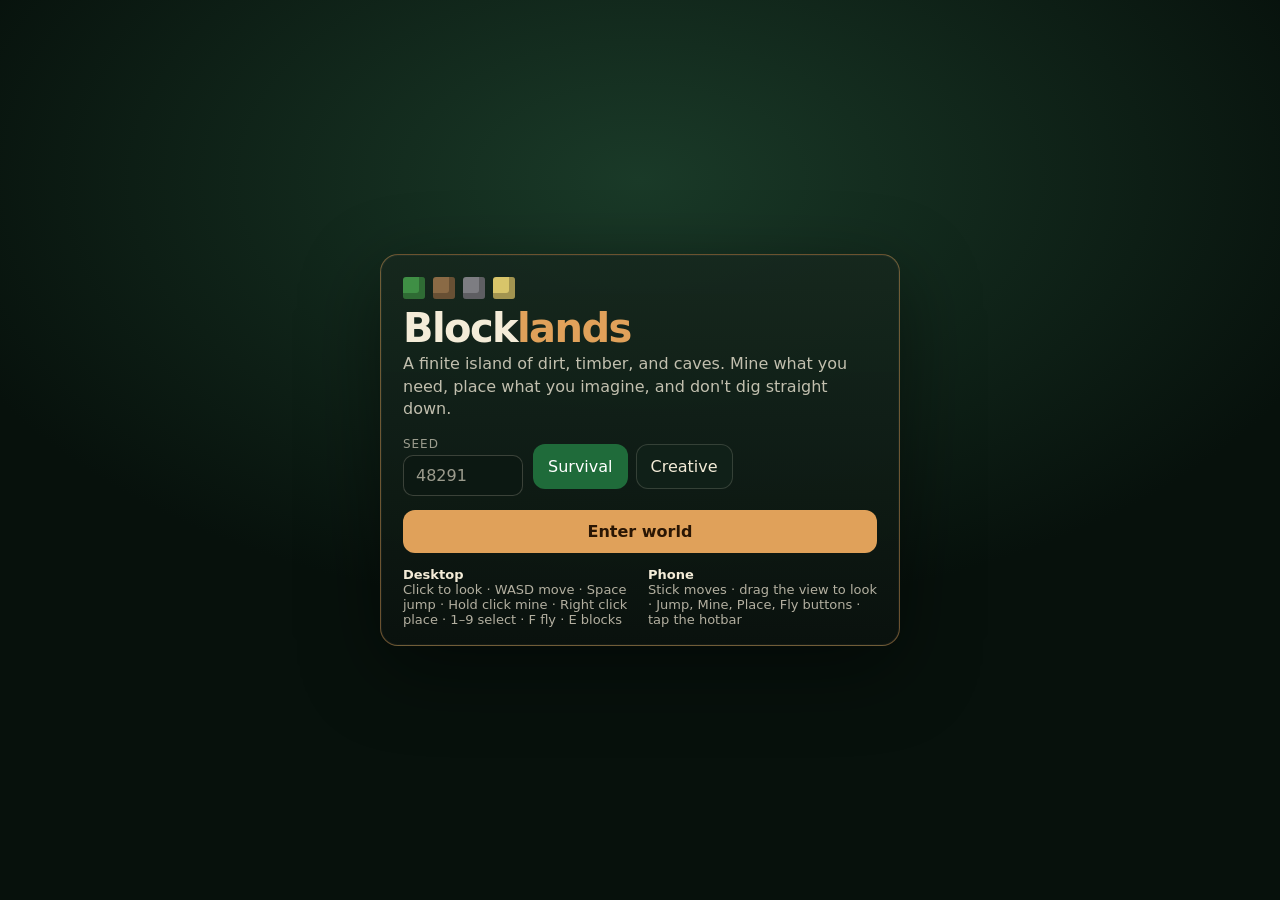
<file: grok/index.html>
<!DOCTYPE html>
<html lang="en">
<head>
  <meta charset="UTF-8">
  <meta name="viewport" content="width=device-width, initial-scale=1">
  <meta name="theme-color" content="#07110c">
  <meta http-equiv="refresh" content="0; url=public/blocklands.html">
  <title>Grok — Blocklands</title>
  <script>
    window.location.replace(new URL("public/blocklands.html", window.location.href).href);
  </script>
</head>
<body>
  <p>Opening Grok's Blocklands game…</p>
  <p><a href="public/blocklands.html">Tap here if the game doesn't open automatically.</a></p>
</body>
</html>
</file>
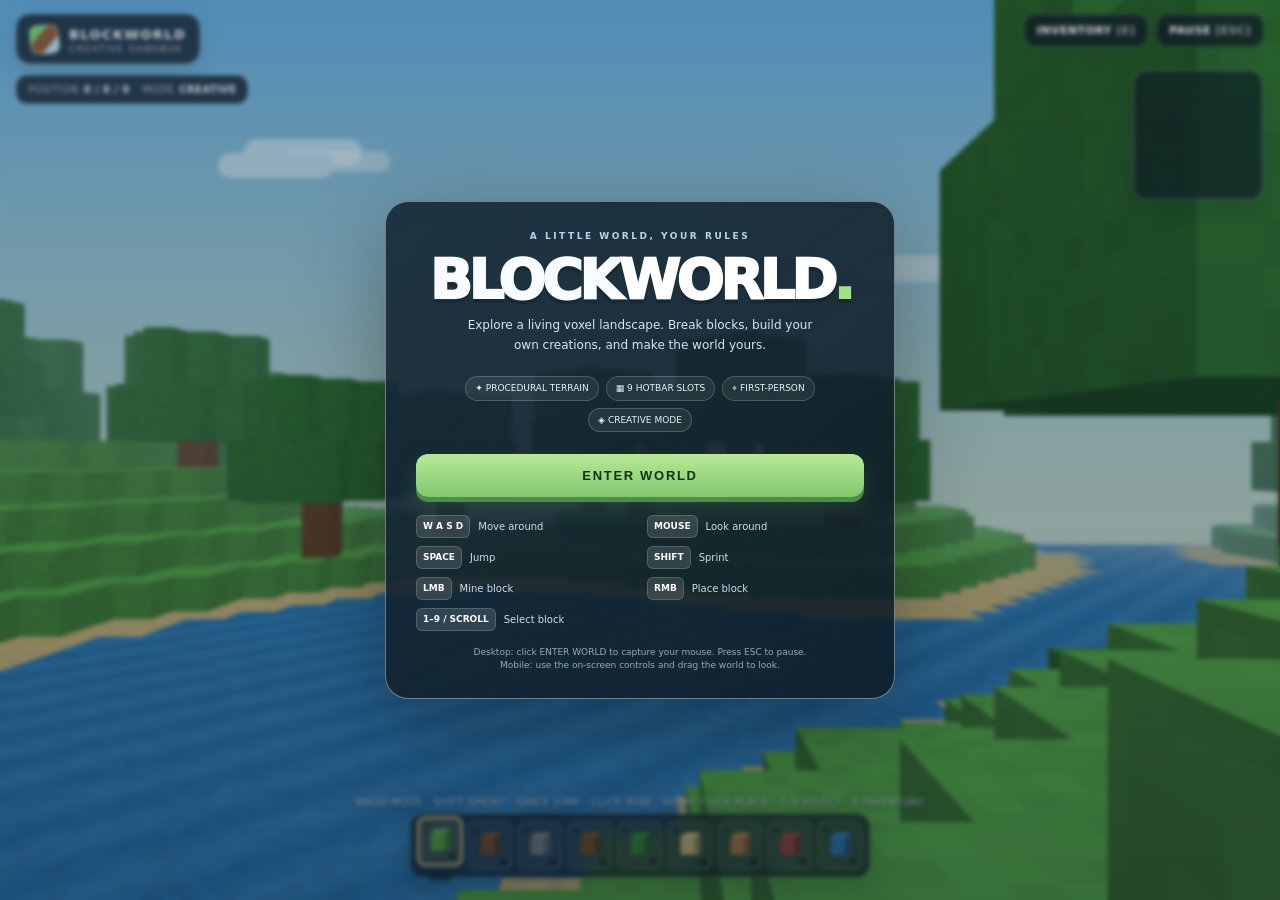
<file: chatgpt/blockworld chatgpt.html>
<!DOCTYPE html>
<html lang="en">
<head>
<meta charset="UTF-8" />
<meta name="viewport" content="width=device-width, initial-scale=1, maximum-scale=1, user-scalable=no" />
<meta name="theme-color" content="#79b9e5" />
<title>BlockWorld — Voxel Sandbox</title>
<style>
  :root{--ink:#f8fbff;--panel:rgba(18,27,39,.76);--line:rgba(255,255,255,.22);--gold:#f5c85b}
  *{box-sizing:border-box}html,body{margin:0;width:100%;height:100%;overflow:hidden;background:#8bc9ed;font-family:Inter,ui-sans-serif,system-ui,-apple-system,Segoe UI,Roboto,Arial,sans-serif;color:var(--ink);user-select:none;-webkit-user-select:none;touch-action:none}
  #game{position:fixed;inset:0;background:linear-gradient(180deg,#63afe2 0%,#a8d8f1 57%,#e8f3ee 100%)}
  #gl{position:absolute;inset:0;width:100%;height:100%;display:block;outline:none}
  #fx{position:absolute;inset:0;width:100%;height:100%;pointer-events:none;z-index:1}
  #hud{z-index:2}
  .sun{position:absolute;width:74px;height:74px;border-radius:50%;right:12%;top:12%;background:radial-gradient(circle at 35% 35%,#fffbd1,#ffe38a 65%,rgba(255,224,128,.12));box-shadow:0 0 55px 18px rgba(255,238,171,.22);pointer-events:none}
  .cloud{position:absolute;top:17%;left:17%;width:116px;height:25px;border-radius:30px;background:rgba(255,255,255,.58);filter:blur(1px);box-shadow:27px -13px 0 1px rgba(255,255,255,.58),58px -4px 0 -2px rgba(255,255,255,.48);pointer-events:none;animation:drift 55s linear infinite}
  .cloud.two{top:29%;left:66%;transform:scale(.68);opacity:.7;animation-duration:75s;animation-direction:reverse}
  @keyframes drift{from{translate:-30px 0}to{translate:120px 0}}
  #hud{position:absolute;inset:0;pointer-events:none}
  .topbar{position:absolute;top:14px;left:16px;right:16px;display:flex;align-items:flex-start;justify-content:space-between;gap:12px}
  .brand{display:flex;align-items:center;gap:10px;padding:9px 13px;border:1px solid var(--line);background:var(--panel);border-radius:14px;backdrop-filter:blur(12px);box-shadow:0 8px 24px rgba(20,40,60,.14)}
  .brand-mark{width:29px;height:29px;border-radius:7px;background:linear-gradient(135deg,#78cf71 0 33%,#8b5d3e 34% 68%,#b4d7ed 69%);box-shadow:inset 0 0 0 2px rgba(255,255,255,.25);transform:rotate(-5deg)}
  .brand b{font-size:13px;letter-spacing:.11em}.brand small{display:block;font-size:9px;opacity:.7;letter-spacing:.16em;margin-top:1px}
  .top-actions{display:flex;gap:8px;pointer-events:auto}
  .ui-btn{border:1px solid var(--line);background:var(--panel);color:#fff;border-radius:11px;padding:9px 12px;font-family:inherit;font-size:11px;font-weight:600;letter-spacing:.04em;backdrop-filter:blur(10px);cursor:pointer;box-shadow:0 6px 18px rgba(20,40,60,.12)}
  .ui-btn:hover{background:rgba(25,40,55,.9)}
  #stats{position:absolute;left:16px;top:75px;padding:8px 11px;border:1px solid var(--line);border-radius:11px;background:var(--panel);font-size:10px;letter-spacing:.04em;color:#e9f5ff;backdrop-filter:blur(10px)}
  #stats span{opacity:.7;margin-right:5px}#coords{font-variant-numeric:tabular-nums}
  #minimap-wrap{position:absolute;right:17px;top:70px;width:130px;height:130px;border-radius:14px;border:1px solid rgba(255,255,255,.32);background:rgba(14,27,37,.65);padding:5px;backdrop-filter:blur(8px);box-shadow:0 8px 25px rgba(12,36,53,.2)}
  #minimap{width:100%;height:100%;display:block;border-radius:9px}
  #crosshair{position:absolute;left:50%;top:50%;width:18px;height:18px;transform:translate(-50%,-50%);opacity:.92;filter:drop-shadow(0 1px 2px #18222b)}
  #crosshair:before,#crosshair:after{content:"";position:absolute;background:#fff;border-radius:2px}
  #crosshair:before{width:2px;height:18px;left:8px;top:0}#crosshair:after{height:2px;width:18px;top:8px;left:0}
  #target-label{position:absolute;left:50%;top:calc(50% + 20px);transform:translateX(-50%);font-size:10px;letter-spacing:.1em;text-shadow:0 2px 3px #14222c;opacity:.85;white-space:nowrap}
  #hotbar{position:absolute;left:50%;bottom:22px;transform:translateX(-50%);display:flex;gap:5px;padding:7px;border:1px solid rgba(255,255,255,.32);border-radius:14px;background:rgba(13,22,31,.7);backdrop-filter:blur(12px);box-shadow:0 10px 35px rgba(0,0,0,.23);pointer-events:auto}
  .slot{position:relative;width:45px;height:49px;border:1px solid rgba(255,255,255,.19);border-radius:8px;background:rgba(255,255,255,.08);display:flex;align-items:center;justify-content:center;cursor:pointer;transition:background .12s,border .12s,transform .12s}
  .slot.active{border:2px solid #ffe08a;background:rgba(255,217,115,.18);transform:translateY(-4px);box-shadow:0 0 0 2px rgba(245,200,91,.15)}
  .slot canvas{width:29px;height:29px;image-rendering:pixelated}.slot .num{position:absolute;top:3px;left:5px;font-size:9px;opacity:.7}.slot .count{position:absolute;bottom:3px;right:5px;font-size:9px;text-shadow:0 1px 2px #000}.slot .name{position:absolute;bottom:-17px;left:50%;transform:translateX(-50%);font-size:8px;white-space:nowrap;opacity:0;transition:opacity .15s;text-shadow:0 2px 4px #000}.slot.active .name{opacity:1}
  #hint{position:absolute;bottom:92px;left:50%;transform:translateX(-50%);font-size:10px;letter-spacing:.04em;color:#f9fcff;text-shadow:0 2px 4px #183047;white-space:nowrap;opacity:.86}
  #toast{position:absolute;left:50%;top:19%;transform:translate(-50%,-8px);padding:9px 14px;border:1px solid var(--line);border-radius:10px;background:rgba(12,22,31,.78);font-size:11px;opacity:0;transition:opacity .2s,transform .2s;white-space:nowrap}
  #toast.show{opacity:1;transform:translate(-50%,0)}
  #overlay{position:absolute;inset:0;display:flex;align-items:center;justify-content:center;padding:22px;background:linear-gradient(180deg,rgba(9,24,38,.18),rgba(9,24,38,.46));backdrop-filter:blur(2px);pointer-events:auto;z-index:10}
  .menu{width:min(510px,100%);padding:29px 30px 25px;border:1px solid rgba(255,255,255,.4);border-radius:23px;background:linear-gradient(145deg,rgba(23,43,57,.92),rgba(14,27,38,.88));box-shadow:0 25px 90px rgba(0,0,0,.32);text-align:center}
  .eyebrow{font-size:9px;letter-spacing:.28em;color:#b6d6e9;font-weight:800}.logo-title{font-size:clamp(35px,8vw,56px);line-height:1;margin:11px 0 8px;font-weight:950;letter-spacing:-.07em;text-shadow:0 4px 0 rgba(0,0,0,.17)}.logo-title em{font-style:normal;color:#a2df86}.subtitle{font-size:12px;color:#d4e6f2;line-height:1.6;margin:0 auto 21px;max-width:370px}
  .feature-row{display:flex;justify-content:center;flex-wrap:wrap;gap:7px;margin:0 0 22px}.pill{font-size:9px;padding:6px 9px;border-radius:20px;border:1px solid rgba(255,255,255,.19);background:rgba(255,255,255,.07);color:#e7f3fa}
  #start{width:100%;border:0;border-radius:12px;padding:14px 16px;background:linear-gradient(180deg,#b7e996,#83c76d);color:#15331c;font-size:13px;font-weight:900;letter-spacing:.13em;cursor:pointer;box-shadow:0 5px 0 #4f8d4c,0 12px 24px rgba(109,189,100,.18);transition:transform .1s,filter .1s}#start:active{transform:translateY(3px);box-shadow:0 2px 0 #4f8d4c}#start:hover{filter:brightness(1.06)}
  .controls-copy{margin-top:18px;display:grid;grid-template-columns:1fr 1fr;gap:8px 14px;text-align:left;font-size:10px;color:#cfdeea}.controls-copy div{display:flex;align-items:center;gap:8px}.key{display:inline-flex;min-width:27px;height:23px;align-items:center;justify-content:center;padding:0 6px;border-radius:6px;background:rgba(255,255,255,.13);border:1px solid rgba(255,255,255,.17);font-size:9px;font-weight:800;color:#fff}
  #inventory{position:absolute;left:50%;top:50%;transform:translate(-50%,-50%);width:min(450px,calc(100% - 28px));padding:20px;border:1px solid rgba(255,255,255,.35);border-radius:18px;background:rgba(15,26,37,.92);box-shadow:0 20px 70px rgba(0,0,0,.35);backdrop-filter:blur(15px);pointer-events:auto;display:none;z-index:5}
  #inventory.open{display:block}#inventory h2{font-size:15px;margin:0 0 5px;letter-spacing:.06em}#inventory p{font-size:10px;opacity:.7;margin:0 0 14px}.inv-grid{display:grid;grid-template-columns:repeat(4,1fr);gap:8px}.inv-item{min-height:67px;border:1px solid rgba(255,255,255,.17);border-radius:10px;background:rgba(255,255,255,.06);color:white;display:flex;flex-direction:column;align-items:center;justify-content:center;gap:4px;font-size:9px;cursor:pointer}.inv-item.selected{border-color:#f5cf78;background:rgba(245,207,120,.13)}.inv-item:hover{background:rgba(255,255,255,.13);transform:translateY(-1px)}.inv-item canvas{width:28px;height:28px;image-rendering:pixelated}.inv-close{float:right}
  #mobile-controls{position:absolute;left:14px;bottom:20px;display:none;pointer-events:auto;gap:8px;align-items:flex-end}
  .dpad{display:grid;grid-template-columns:repeat(3,42px);grid-template-rows:repeat(2,39px);gap:4px}.touch-btn{border:1px solid rgba(255,255,255,.28);border-radius:11px;background:rgba(18,31,42,.58);color:#fff;font-size:15px;font-weight:800;backdrop-filter:blur(8px);touch-action:none}.touch-btn:active,.touch-btn.held{background:rgba(245,200,91,.38)}.dpad .up{grid-column:2}.dpad .left{grid-column:1;grid-row:2}.dpad .down{grid-column:2;grid-row:2}.dpad .right{grid-column:3;grid-row:2}.mobile-actions{display:flex;flex-direction:column;gap:6px}.mobile-actions .touch-btn{width:56px;height:43px;font-size:10px;letter-spacing:.04em}
  #mobile-look{position:absolute;right:15px;bottom:20px;display:none;gap:7px;pointer-events:auto}.mobile-actions-right{display:flex;gap:7px;align-items:flex-end}
  .footnote{margin-top:15px;font-size:9px;color:#b7cbd8;opacity:.8;line-height:1.5}
  @media(max-width:650px){.slot{width:35px;height:42px}.slot canvas{width:24px;height:24px}.topbar{top:9px;left:9px;right:9px}.brand{padding:7px 9px}.brand b{font-size:11px}.top-actions .ui-btn{padding:8px 9px;font-size:9px}#stats{left:10px;top:60px;font-size:9px}#minimap-wrap{right:10px;top:60px;width:92px;height:92px}.slot{width:38px;height:43px}.slot canvas{width:26px;height:26px}#hotbar{bottom:10px;gap:3px;padding:5px}.slot .name{display:none}#hint{bottom:68px;font-size:8px}#mobile-controls{display:flex;bottom:76px}#mobile-look{display:flex;bottom:76px}#hint{display:none}#crosshair{width:15px;height:15px}#crosshair:before{height:15px;left:7px}#crosshair:after{width:15px;top:7px}.menu{padding:25px 19px 20px}.controls-copy{font-size:9px;gap:7px}.cloud{display:none}}
  @media(max-width:400px){.slot{width:31px;height:37px}.slot canvas{width:23px;height:23px}#hotbar{gap:2px;padding:4px}.mobile-actions .touch-btn{width:49px}.dpad{grid-template-columns:repeat(3,36px);grid-template-rows:repeat(2,34px)}}
</style>
</head>
<body>
<div id="game">
  <div class="sun"></div><div class="cloud"></div><div class="cloud two"></div>
  <canvas id="gl" aria-label="BlockWorld game view"></canvas>
  <canvas id="fx" aria-hidden="true"></canvas>
  <div id="hud">
    <div class="topbar">
      <div class="brand"><div class="brand-mark"></div><div><b>BLOCKWORLD</b><small>CREATIVE SANDBOX</small></div></div>
      <div class="top-actions"><button class="ui-btn" id="inv-btn">INVENTORY <span style="opacity:.65">[E]</span></button><button class="ui-btn" id="pause-btn">PAUSE <span style="opacity:.65">[ESC]</span></button></div>
    </div>
    <div id="stats"><span>POSITION</span><b id="coords">0 / 0 / 0</b> <span style="margin-left:9px">MODE</span><b>CREATIVE</b></div>
    <div id="minimap-wrap"><canvas id="minimap" width="120" height="120"></canvas></div>
    <div id="crosshair"></div><div id="target-label"></div>
    <div id="toast"></div>
    <div id="hint">WASD MOVE · SHIFT SPRINT · SPACE JUMP · CLICK MINE · RIGHT CLICK PLACE · 1–9 SELECT · E INVENTORY</div>
    <div id="hotbar"></div>
    <div id="inventory"><button class="ui-btn inv-close" id="close-inv">CLOSE [E]</button><h2>CREATIVE INVENTORY</h2><p>Choose a block to replace the selected hotbar slot.</p><div class="inv-grid" id="inv-grid"></div></div>
    <div id="mobile-controls">
      <div class="dpad"><button class="touch-btn up" data-move="forward">▲</button><button class="touch-btn left" data-move="left">◀</button><button class="touch-btn down" data-move="back">▼</button><button class="touch-btn right" data-move="right">▶</button></div>
      <div class="mobile-actions"><button class="touch-btn" data-action="jump">JUMP</button></div>
    </div>
    <div id="mobile-look"><div class="mobile-actions-right"><button class="touch-btn" data-action="mine">MINE</button><button class="touch-btn" data-action="place">PLACE</button></div></div>
  </div>
  <div id="overlay">
    <div class="menu">
      <div class="eyebrow">A LITTLE WORLD, YOUR RULES</div>
      <div class="logo-title">BLOCK<span style="color:#fff">WORLD</span><em>.</em></div>
      <p class="subtitle">Explore a living voxel landscape. Break blocks, build your own creations, and make the world yours.</p>
      <div class="feature-row"><span class="pill">✦ PROCEDURAL TERRAIN</span><span class="pill">▦ 9 HOTBAR SLOTS</span><span class="pill">⌖ FIRST-PERSON</span><span class="pill">◈ CREATIVE MODE</span></div>
      <button id="start">ENTER WORLD</button>
      <div class="controls-copy">
        <div><span class="key">W A S D</span> Move around</div><div><span class="key">MOUSE</span> Look around</div>
        <div><span class="key">SPACE</span> Jump</div><div><span class="key">SHIFT</span> Sprint</div>
        <div><span class="key">LMB</span> Mine block</div>
        <div><span class="key">RMB</span> Place block</div><div><span class="key">1–9 / SCROLL</span> Select block</div>
      </div>
      <div class="footnote">Desktop: click ENTER WORLD to capture your mouse. Press ESC to pause.<br>Mobile: use the on-screen controls and drag the world to look.</div>
    </div>
  </div>
</div>
<script>
(()=>{
'use strict';
const canvas=document.getElementById('gl'), gl=canvas.getContext('webgl',{alpha:true,antialias:true})||canvas.getContext('experimental-webgl');
if(!gl){document.getElementById('start').textContent='WebGL NOT SUPPORTED';document.getElementById('start').disabled=true;return;}
const $=id=>document.getElementById(id);
const COLORS={grass:[0.35,0.68,0.27],dirt:[0.48,0.30,0.17],stone:[0.48,0.51,0.53],wood:[0.48,0.31,0.16],leaves:[0.22,0.53,0.22],sand:[0.82,0.73,0.48],planks:[0.68,0.48,0.27],brick:[0.61,0.27,0.22],water:[0.19,0.49,0.72],coal:[0.27,0.29,0.30],iron:[0.64,0.58,0.50]};
const NAMES={grass:'Grass',dirt:'Dirt',stone:'Stone',wood:'Oak Log',leaves:'Leaves',sand:'Sand',planks:'Planks',brick:'Brick',water:'Water',coal:'Coal Ore',iron:'Iron Ore'};
const BLOCKS=['grass','dirt','stone','wood','leaves','sand','planks','brick','water','coal','iron'];
let HOT=['grass','dirt','stone','wood','leaves','sand','planks','brick','water'];
let selected=0,started=false,locked=false,paused=false,inventoryOpen=false;
const world=new Map(),edits=new Map(),MIN=-38,MAX=37;
const key=(x,y,z)=>x+','+y+','+z,parseKey=k=>k.split(',').map(Number);
function get(x,y,z){return world.get(key(x,y,z))||null;}
function rawSet(x,y,z,t){const k=key(x,y,z);if(t)world.set(k,t);else world.delete(k);}
function hash(x,z){let n=(x*374761393+z*668265263+1442695041)|0;n=Math.imul(n^(n>>>13),1274126177);return ((n^(n>>>16))>>>0)/4294967295;}
function heightAt(x,z){return Math.floor(9+Math.sin(x*.21)*2.0+Math.cos(z*.19)*1.8+Math.sin((x+z)*.115)*1.3+Math.cos((x-z)*.09)*.7);}
function generateWorld(){
  for(let x=MIN;x<=MAX;x++)for(let z=MIN;z<=MAX;z++){
    const h=heightAt(x,z),shore=h<=8;
    for(let y=0;y<=h;y++){
      let t=y===h?(shore?'sand':'grass'):y>=h-3?(shore?'sand':'dirt'):'stone';
      const r=hash(x*3+y,z*5-y);
      if(y<h-3&&y>2&&r>.982)t=r>.994?'iron':'coal';
      rawSet(x,y,z,t);
    }
    if(h<8){for(let y=h+1;y<=8;y++)rawSet(x,y,z,'water');}
  }
  // Scattered trees, with clear space around the spawn.
  for(let x=MIN+2;x<MAX-2;x++)for(let z=MIN+2;z<MAX-2;z++){
    const h=heightAt(x,z);if(Math.abs(x)<4&&Math.abs(z)<4)continue;
    if(hash(x+91,z-37)>.986&&h>8){
      const trunk=3+(hash(x*2,z*2)*2|0);
      for(let y=1;y<=trunk;y++)rawSet(x,h+y,z,'wood');
      const top=h+trunk;
      for(let dx=-2;dx<=2;dx++)for(let dz=-2;dz<=2;dz++)for(let dy=-1;dy<=2;dy++){
        const d=Math.abs(dx)+Math.abs(dz)+Math.max(0,dy)*.6;
        if(d<=3.35&&!(dx===0&&dz===0&&dy<=0)&&!get(x+dx,top+dy,z+dz))rawSet(x+dx,top+dy,z+dz,'leaves');
      }
      rawSet(x,top+2,z,'leaves');
    }
  }
  // A small flower-like clearing and a few boulders add landmarks.
  for(let i=0;i<11;i++){
    const x=-15+(hash(i,22)*30|0),z=-15+(hash(i+13,-3)*30|0),h=heightAt(x,z);
    if(get(x,h,z)==='grass'&&Math.abs(x)>5) {rawSet(x,h+1,z,'leaves');}
  }
}
generateWorld();

const vs=`attribute vec3 aPos; attribute vec3 aColor; uniform mat4 uVP; uniform vec3 uCamera; varying vec3 vColor; varying float vFog; varying vec3 vWorld; void main(){vec4 p=vec4(aPos,1.0);gl_Position=uVP*p;vColor=aColor;vWorld=aPos;vFog=length(aPos-uCamera);}`;
const fs=`precision mediump float; varying vec3 vColor; varying float vFog; varying vec3 vWorld; uniform vec3 uFogColor; uniform float uTime; uniform float uDay; void main(){vec3 cell=floor(vWorld*5.0);float grain=fract(sin(dot(cell,vec3(12.9898,78.233,37.719)))*43758.5453);vec3 tex=vColor*(0.42+uDay*0.58)*(0.965+grain*0.075);if(vColor.b>vColor.r*1.45 && vColor.b>vColor.g*1.02){tex+=0.025*sin((vWorld.x+vWorld.z)*3.2+uTime);}float f=smoothstep(24.0,66.0,vFog);vec3 c=mix(tex,uFogColor,f);gl_FragColor=vec4(c,1.0);}`;
function shader(type,src){const s=gl.createShader(type);gl.shaderSource(s,src);gl.compileShader(s);if(!gl.getShaderParameter(s,gl.COMPILE_STATUS))throw new Error(gl.getShaderInfoLog(s));return s;}
const program=gl.createProgram();gl.attachShader(program,shader(gl.VERTEX_SHADER,vs));gl.attachShader(program,shader(gl.FRAGMENT_SHADER,fs));gl.linkProgram(program);if(!gl.getProgramParameter(program,gl.LINK_STATUS))throw new Error(gl.getProgramInfoLog(program));gl.useProgram(program);
const aPos=gl.getAttribLocation(program,'aPos'),aColor=gl.getAttribLocation(program,'aColor'),uVP=gl.getUniformLocation(program,'uVP'),uCamera=gl.getUniformLocation(program,'uCamera'),uFogColor=gl.getUniformLocation(program,'uFogColor'),uTime=gl.getUniformLocation(program,'uTime'),uDay=gl.getUniformLocation(program,'uDay');
const mesh=gl.createBuffer(),lineBuffer=gl.createBuffer();let meshCount=0,lineCount=0;
const FACE=[
  {n:[0,1,0],s:1.12,v:[[0,1,0],[0,1,1],[1,1,1],[1,1,0]]},
  {n:[0,-1,0],s:.52,v:[[0,0,0],[1,0,0],[1,0,1],[0,0,1]]},
  {n:[1,0,0],s:.82,v:[[1,0,0],[1,1,0],[1,1,1],[1,0,1]]},
  {n:[-1,0,0],s:.72,v:[[0,0,1],[0,1,1],[0,1,0],[0,0,0]]},
  {n:[0,0,1],s:.88,v:[[0,0,1],[1,0,1],[1,1,1],[0,1,1]]},
  {n:[0,0,-1],s:.77,v:[[1,0,0],[0,0,0],[0,1,0],[1,1,0]]}
];
function rebuildMesh(){
  const data=[];
  for(const [k,type] of world){const [x,y,z]=parseKey(k),base=COLORS[type]||COLORS.stone;
    for(const f of FACE){const nx=x+f.n[0],ny=y+f.n[1],nz=z+f.n[2];if(get(nx,ny,nz))continue;
      const shade=f.s;
      const c=base.map(v=>Math.min(1,v*shade));
      const points=f.v.map(v=>[x+v[0]-.5,y+v[1]-.5,z+v[2]-.5]);
      const order=[0,1,2,0,2,3];for(const q of order){const p=points[q];data.push(p[0],p[1],p[2],c[0],c[1],c[2]);}
    }
  }
  const arr=new Float32Array(data);gl.bindBuffer(gl.ARRAY_BUFFER,mesh);gl.bufferData(gl.ARRAY_BUFFER,arr,gl.STATIC_DRAW);meshCount=arr.length/6;
  gl.bindBuffer(gl.ARRAY_BUFFER,lineBuffer);gl.bufferData(gl.ARRAY_BUFFER,new Float32Array(72),gl.DYNAMIC_DRAW);lineCount=0;
}
rebuildMesh();

function perspective(fovy,aspect,near,far){const f=1/Math.tan(fovy/2),nf=1/(near-far);return new Float32Array([f/aspect,0,0,0,0,f,0,0,0,0,(far+near)*nf,-1,0,0,2*far*near*nf,0]);}
function lookAt(eye,center,up){let zx=eye[0]-center[0],zy=eye[1]-center[1],zz=eye[2]-center[2];let l=Math.hypot(zx,zy,zz)||1;zx/=l;zy/=l;zz/=l;let xx=up[1]*zz-up[2]*zy,xy=up[2]*zx-up[0]*zz,xz=up[0]*zy-up[1]*zx;l=Math.hypot(xx,xy,xz)||1;xx/=l;xy/=l;xz/=l;let yx=zy*xz-zz*xy,yy=zz*xx-zx*xz,yz=zx*xy-zy*xx;return new Float32Array([xx,yx,zx,0,xy,yy,zy,0,xz,yz,zz,0,-(xx*eye[0]+xy*eye[1]+xz*eye[2]),-(yx*eye[0]+yy*eye[1]+yz*eye[2]),-(zx*eye[0]+zy*eye[1]+zz*eye[2]),1]);}
function multiply(a,b){const o=new Float32Array(16);for(let c=0;c<4;c++)for(let r=0;r<4;r++)o[c*4+r]=a[r]*b[c*4]+a[4+r]*b[c*4+1]+a[8+r]*b[c*4+2]+a[12+r]*b[c*4+3];return o;}
const fx=$('fx'),fxctx=fx.getContext('2d');let width=innerWidth,height=innerHeight,projection=perspective(Math.PI/3,width/height,.1,110),currentVP=null,fxScale=1;
function resize(){width=innerWidth;height=innerHeight;const dpr=Math.min(devicePixelRatio||1,1.65);canvas.width=Math.floor(width*dpr);canvas.height=Math.floor(height*dpr);fxScale=Math.min(devicePixelRatio||1,1.5);fx.width=Math.floor(width*fxScale);fx.height=Math.floor(height*fxScale);fxctx.setTransform(fxScale,0,0,fxScale,0,0);gl.viewport(0,0,canvas.width,canvas.height);projection=perspective(Math.PI/3,canvas.width/canvas.height,.1,110);}
addEventListener('resize',resize);resize();gl.enable(gl.DEPTH_TEST);gl.disable(gl.CULL_FACE);gl.clearColor(0,0,0,0);

const spawnH=heightAt(0,0);const player={x:0,y:spawnH+2.17,z:0,vx:0,vy:0,vz:0,yaw:0,pitch:0,ground:false};const keys=Object.create(null),touchMove=Object.create(null);let last=performance.now(),viewDir=[0,0,-1],target=null;
function direction(){const cp=Math.cos(player.pitch);return [Math.sin(player.yaw)*cp,Math.sin(player.pitch),-Math.cos(player.yaw)*cp];}
function collidesAt(x,y,z){const r=.29;const minX=Math.floor(x-r+.5),maxX=Math.floor(x+r+.5),minZ=Math.floor(z-r+.5),maxZ=Math.floor(z+r+.5),minY=Math.floor(y-1.62+.5),maxY=Math.floor(y+.18+.5);
  for(let bx=minX;bx<=maxX;bx++)for(let by=minY;by<=maxY;by++)for(let bz=minZ;bz<=maxZ;bz++)if(get(bx,by,bz)&&get(bx,by,bz)!=='water')return true;return false;}
function movePlayer(dt){const fwd=(keys.KeyW||touchMove.forward?1:0)-(keys.KeyS||touchMove.back?1:0),side=(keys.KeyD||touchMove.right?1:0)-(keys.KeyA||touchMove.left?1:0);const mag=Math.hypot(fwd,side)||1;const speed=keys.ShiftLeft||keys.ShiftRight?7.8:5.1;const fx=Math.sin(player.yaw),fz=-Math.cos(player.yaw),rx=Math.cos(player.yaw),rz=Math.sin(player.yaw);const dx=(fx*fwd+rx*side)/mag*speed*dt,dz=(fz*fwd+rz*side)/mag*speed*dt;
  if(!collidesAt(player.x+dx,player.y,player.z))player.x+=dx;if(!collidesAt(player.x,player.y,player.z+dz))player.z+=dz;
  player.vy-=21*dt;let ny=player.y+player.vy*dt;if(!collidesAt(player.x,ny,player.z)){player.y=ny;player.ground=false;}else{if(player.vy<0)player.ground=true;player.vy=0;while(collidesAt(player.x,player.y,player.z))player.y+=.025;}
  if(player.y<-10){player.x=0;player.z=0;player.y=spawnH+2.17;player.vy=0;toast('Back to the spawn point');}
}
const particles=[];let audioCtx=null;
function sound(kind){try{const AC=window.AudioContext||window.webkitAudioContext;if(!AC)return;if(!audioCtx)audioCtx=new AC();if(audioCtx.state==='suspended')audioCtx.resume();const osc=audioCtx.createOscillator(),gain=audioCtx.createGain(),now=audioCtx.currentTime;osc.type=kind==='mine'?'triangle':'square';osc.frequency.setValueAtTime(kind==='mine'?190:310,now);osc.frequency.exponentialRampToValueAtTime(kind==='mine'?72:170,now+.085);gain.gain.setValueAtTime(.045,now);gain.gain.exponentialRampToValueAtTime(.001,now+.095);osc.connect(gain);gain.connect(audioCtx.destination);osc.start(now);osc.stop(now+.1);}catch(e){}}
function burst(x,y,z,type,count=12){const c=COLORS[type]||COLORS.stone;for(let i=0;i<count;i++){const a=Math.random()*Math.PI*2,s=.8+Math.random()*2.2;particles.push({x:x+(Math.random()-.5)*.75,y:y+(Math.random()-.5)*.75,z:z+(Math.random()-.5)*.75,vx:Math.cos(a)*s,vy:1.2+Math.random()*2.7,vz:Math.sin(a)*s,age:0,life:.35+Math.random()*.42,color:c});}}
function updateParticles(dt){for(let i=particles.length-1;i>=0;i--){const p=particles[i];p.age+=dt;if(p.age>=p.life){particles.splice(i,1);continue;}p.vy-=10*dt;p.vx*=.985;p.vz*=.985;p.x+=p.vx*dt;p.y+=p.vy*dt;p.z+=p.vz*dt;}}
function projectPoint(x,y,z,vp){const cx=vp[0]*x+vp[4]*y+vp[8]*z+vp[12],cy=vp[1]*x+vp[5]*y+vp[9]*z+vp[13],cw=vp[3]*x+vp[7]*y+vp[11]*z+vp[15];if(cw<=.1)return null;const nx=cx/cw,ny=cy/cw;if(nx<-1.2||nx>1.2||ny<-1.2||ny>1.2)return null;return {x:(nx*.5+.5)*width,y:(1-(ny*.5+.5))*height};}
function renderParticles(){fxctx.clearRect(0,0,width,height);if(!currentVP||!particles.length)return;for(const p of particles){const q=projectPoint(p.x,p.y,p.z,currentVP);if(!q)continue;const fade=1-p.age/p.life,dist=Math.hypot(p.x-player.x,p.y-player.y,p.z-player.z),size=Math.max(1.2,Math.min(7,8/(dist*.12+1)))*fade;fxctx.fillStyle=`rgba(${Math.round(p.color[0]*255)},${Math.round(p.color[1]*255)},${Math.round(p.color[2]*255)},${fade})`;fxctx.fillRect(q.x-size/2,q.y-size/2,size,size);}}
function skyAndLight(now){const phase=(now*.000035+.8)%(Math.PI*2),day=Math.max(0,Math.sin(phase)*.5+.5),warm=Math.max(0,1-Math.abs(day-.5)*2);const fog=[.22+.45*day+.06*warm,.28+.53*day+.025*warm,.42+.48*day];gl.uniform3f(uFogColor,fog[0],fog[1],fog[2]);gl.uniform1f(uTime,now*.001);gl.uniform1f(uDay,day);if(Math.floor(now/180)!==skyTick){skyTick=Math.floor(now/180);const night=1-day;const top=`rgb(${Math.round(28+75*day)},${Math.round(42+140*day)},${Math.round(73+160*day)})`,bottom=`rgb(${Math.round(35+198*day)},${Math.round(52+206*day)},${Math.round(82+155*day)})`;$('game').style.background=`linear-gradient(180deg,${top} 0%,${bottom} 58%,rgb(${Math.round(27+205*day)},${Math.round(49+194*day)},${Math.round(64+171*day)}) 100%)`;$('game').querySelector('.sun').style.opacity=String(.18+.82*day);$('game').querySelectorAll('.cloud').forEach(el=>el.style.opacity=String(.2+.65*day));}}
let skyTick=-1;
function raycast(){const d=direction(),step=.045,max=7.2;let prev=null;for(let t=0;t<=max;t+=step){const x=player.x+d[0]*t,y=player.y+d[1]*t,z=player.z+d[2]*t,bx=Math.floor(x+.5),by=Math.floor(y+.5),bz=Math.floor(z+.5);if(get(bx,by,bz)){return {x:bx,y:by,z:bz,previous:prev,type:get(bx,by,bz),distance:t};}prev={x:bx,y:by,z:bz};}return null;}
function rebuildOutline(){if(!target){lineCount=0;return;}const x=target.x,y=target.y,z=target.z;const v=[x-.505,y-.505,z-.505,x+.505,y-.505,z-.505,x+.505,y+.505,z-.505,x-.505,y+.505,z-.505,x-.505,y-.505,z+.505,x+.505,y-.505,z+.505,x+.505,y+.505,z+.505,x-.505,y+.505,z+.505];const pairs=[0,1,1,2,2,3,3,0,4,5,5,6,6,7,7,4,0,4,1,5,2,6,3,7],out=[];for(const i of pairs)out.push(v[i*3],v[i*3+1],v[i*3+2],1,1,.83);gl.bindBuffer(gl.ARRAY_BUFFER,lineBuffer);gl.bufferData(gl.ARRAY_BUFFER,new Float32Array(out),gl.DYNAMIC_DRAW);lineCount=24;}
function draw(now=performance.now()){const d=direction(),eye=[player.x,player.y,player.z],center=[player.x+d[0],player.y+d[1],player.z+d[2]],vp=multiply(projection,lookAt(eye,center,[0,1,0]));currentVP=vp;gl.clear(gl.COLOR_BUFFER_BIT|gl.DEPTH_BUFFER_BIT);gl.useProgram(program);gl.uniformMatrix4fv(uVP,false,vp);gl.uniform3fv(uCamera,eye);skyAndLight(now);gl.bindBuffer(gl.ARRAY_BUFFER,mesh);gl.enableVertexAttribArray(aPos);gl.vertexAttribPointer(aPos,3,gl.FLOAT,false,24,0);gl.enableVertexAttribArray(aColor);gl.vertexAttribPointer(aColor,3,gl.FLOAT,false,24,12);gl.drawArrays(gl.TRIANGLES,0,meshCount);
  target=raycast();rebuildOutline();if(lineCount){gl.bindBuffer(gl.ARRAY_BUFFER,lineBuffer);gl.vertexAttribPointer(aPos,3,gl.FLOAT,false,24,0);gl.vertexAttribPointer(aColor,3,gl.FLOAT,false,24,12);gl.lineWidth(2);gl.drawArrays(gl.LINES,0,lineCount);}
}
function blockAction(place){if(!started||paused||inventoryOpen)return;const hit=raycast();if(!hit){toast('No block in reach');return;}if(!place){burst(hit.x,hit.y,hit.z,hit.type,14);sound('mine');rawSet(hit.x,hit.y,hit.z,null);edits.set(key(hit.x,hit.y,hit.z),null);rebuildMesh();toast('Mined '+(NAMES[hit.type]||hit.type));}else{const p=hit.previous;if(!p||get(p.x,p.y,p.z)){toast('No room to place a block');return;}const inside=Math.abs(p.x-player.x)<.8&&Math.abs(p.z-player.z)<.8&&p.y>=player.y-1.62&&p.y<=player.y+.18;if(inside){toast('You cannot place a block inside yourself');return;}const type=HOT[selected];rawSet(p.x,p.y,p.z,type);edits.set(key(p.x,p.y,p.z),type);burst(p.x,p.y,p.z,type,7);sound('place');rebuildMesh();toast('Placed '+NAMES[type]);}}

let toastTimer=0;function toast(msg){const t=$('toast');t.textContent=msg;t.classList.add('show');clearTimeout(toastTimer);toastTimer=setTimeout(()=>t.classList.remove('show'),1250);}
function setSelected(i){selected=(i+HOT.length)%HOT.length;document.querySelectorAll('.slot').forEach((el,j)=>el.classList.toggle('active',j===selected));document.querySelectorAll('.inv-item').forEach((el,j)=>el.classList.toggle('selected',BLOCKS[j]===HOT[selected]));}
function iconCanvas(type){const c=document.createElement('canvas');c.width=32;c.height=32;const g=c.getContext('2d'),color=COLORS[type]||[.5,.5,.5],rgb=a=>`rgb(${a.map(v=>Math.round(v*255)).join(',')})`;g.fillStyle=rgb(color);g.fillRect(5,7,22,20);g.fillStyle=rgb(color.map(v=>Math.min(1,v*1.2)));g.beginPath();g.moveTo(5,7);g.lineTo(11,2);g.lineTo(28,2);g.lineTo(22,7);g.closePath();g.fill();g.fillStyle=rgb(color.map(v=>v*.72));g.beginPath();g.moveTo(22,7);g.lineTo(28,2);g.lineTo(28,22);g.lineTo(22,27);g.closePath();g.fill();g.strokeStyle='rgba(0,0,0,.24)';g.strokeRect(5,7,17,20);return c;}
function buildInventory(){const bar=$('hotbar'),grid=$('inv-grid');bar.innerHTML='';grid.innerHTML='';HOT.forEach((type,i)=>{const s=document.createElement('button');s.className='slot'+(i===selected?' active':'');s.title=NAMES[type];s.innerHTML=`<span class="num">${i+1}</span><span class="count">∞</span><span class="name">${NAMES[type]}</span>`;s.appendChild(iconCanvas(type));s.addEventListener('click',()=>setSelected(i));bar.appendChild(s);});BLOCKS.forEach(type=>{const it=document.createElement('button');it.className='inv-item'+(HOT[selected]===type?' selected':'');it.appendChild(iconCanvas(type));const label=document.createElement('span');label.textContent=NAMES[type];it.appendChild(label);it.addEventListener('click',()=>{HOT[selected]=type;buildInventory();toggleInventory(false);toast(NAMES[type]+' added to slot '+(selected+1));});grid.appendChild(it);});}
buildInventory();
function toggleInventory(force){inventoryOpen=force===undefined?!inventoryOpen:force;$('inventory').classList.toggle('open',inventoryOpen);if(inventoryOpen&&document.pointerLockElement)document.exitPointerLock();}
$('inv-btn').addEventListener('click',()=>toggleInventory());$('close-inv').addEventListener('click',()=>toggleInventory(false));

function renderMini(){const c=$('minimap'),ctx=c.getContext('2d'),s=c.width,scale=3.1;ctx.clearRect(0,0,s,s);ctx.fillStyle='#86b6a4';ctx.fillRect(0,0,s,s);
  for(let x=-18;x<=18;x++)for(let z=-18;z<=18;z++){const wx=Math.floor(player.x)+x,wz=Math.floor(player.z)+z,h=heightAt(wx,wz),b=get(wx,h,wz);let col=h<8?'#4d9cc8':b==='sand'?'#d5c38c':b==='grass'?'#6da75a':'#5a94b2';ctx.fillStyle=col;const px=s/2+x*scale,pz=s/2+z*scale;ctx.fillRect(px,pz,scale+0.4,scale+0.4);}
  ctx.fillStyle='#fff';ctx.beginPath();ctx.arc(s/2,s/2,4,0,Math.PI*2);ctx.fill();ctx.strokeStyle='#1d3c4c';ctx.lineWidth=2;ctx.stroke();const d=direction();ctx.strokeStyle='#fff';ctx.lineWidth=2;ctx.beginPath();ctx.moveTo(s/2,s/2);ctx.lineTo(s/2+d[0]*11,s/2+d[2]*11);ctx.stroke();
}

function requestLock(){if(canvas.requestPointerLock&&!('ontouchstart'in window))canvas.requestPointerLock();}
$('start').addEventListener('click',()=>{if(paused){resumeGame();return;}started=true;$('overlay').style.display='none';$('hint').style.display='block';requestLock();canvas.focus();toast('Welcome to BlockWorld');});
$('pause-btn').addEventListener('click',()=>pauseGame());
function pauseGame(){if(!started)return;if(inventoryOpen)toggleInventory(false);paused=true;if(document.pointerLockElement)document.exitPointerLock();saveWorld();showPause();}
function showPause(){const ov=$('overlay');ov.style.display='flex';ov.querySelector('.eyebrow').textContent='TAKE A BREATHER';ov.querySelector('.logo-title').innerHTML='WORLD <em>PAUSED</em>';ov.querySelector('.subtitle').textContent='Your world is waiting exactly where you left it.';ov.querySelector('.feature-row').innerHTML='<span class="pill">LOCAL AUTOSAVE</span><span class="pill">CREATIVE MODE</span><span class="pill">DAY / NIGHT</span>';ov.querySelector('.controls-copy').style.display='none';ov.querySelector('.footnote').innerHTML='Your edits and player position save automatically in this browser.';$('start').textContent='RESUME WORLD';}
function resumeGame(){paused=false;$('overlay').style.display='none';$('overlay').querySelector('.eyebrow').textContent='A LITTLE WORLD, YOUR RULES';$('overlay').querySelector('.logo-title').innerHTML='BLOCK<span style="color:#fff">WORLD</span><em>.</em>';$('overlay').querySelector('.subtitle').textContent='Explore a living voxel landscape. Break blocks, build your own creations, and make the world yours.';$('overlay').querySelector('.feature-row').innerHTML='<span class="pill">✦ PROCEDURAL TERRAIN</span><span class="pill">▦ 9 HOTBAR SLOTS</span><span class="pill">⌖ FIRST-PERSON</span><span class="pill">◈ CREATIVE MODE</span>';$('overlay').querySelector('.controls-copy').style.display='grid';$('overlay').querySelector('.footnote').innerHTML='Desktop: click ENTER WORLD to capture your mouse. Press ESC to pause.<br>Mobile: use the on-screen controls and drag the world to look.';$('start').textContent='ENTER WORLD';requestLock();}
document.addEventListener('pointerlockchange',()=>{locked=document.pointerLockElement===canvas;if(started&&!locked&&!paused&&!inventoryOpen&&innerWidth>650)pauseGame();});

addEventListener('keydown',e=>{keys[e.code]=true;if(['Space','ArrowUp','ArrowDown','ArrowLeft','ArrowRight'].includes(e.code))e.preventDefault();if(e.repeat)return;if(e.code==='Space'&&player.ground){player.vy=8.1;player.ground=false;}if(e.code==='KeyE'&&started)toggleInventory();if(e.code==='Escape'&&started&&!paused&&!inventoryOpen)pauseGame();if(e.code==='Escape'&&inventoryOpen)toggleInventory(false);if(/^Digit[1-9]$/.test(e.code))setSelected(Number(e.code.slice(5))-1);});
addEventListener('keyup',e=>{keys[e.code]=false;});
addEventListener('blur',()=>{for(const k of Object.keys(keys))keys[k]=false;for(const k of Object.keys(touchMove))touchMove[k]=false;});
document.addEventListener('mousemove',e=>{if(locked&&started&&!paused){player.yaw-=e.movementX*.00225;player.pitch=Math.max(-1.48,Math.min(1.48,player.pitch-e.movementY*.00215));}});
canvas.addEventListener('mousedown',e=>{if(!started||paused||inventoryOpen)return;if(!locked&&innerWidth>650){requestLock();return;}if(e.button===0)blockAction(false);if(e.button===2)blockAction(true);});canvas.addEventListener('contextmenu',e=>e.preventDefault());
canvas.addEventListener('wheel',e=>{if(!started)return;setSelected(selected+(e.deltaY>0?1:-1));},{passive:true});
let touchLook=null;canvas.addEventListener('pointerdown',e=>{if(e.pointerType==='touch'&&started&&!paused&&!inventoryOpen){touchLook={x:e.clientX,y:e.clientY,id:e.pointerId};canvas.setPointerCapture(e.pointerId);}});canvas.addEventListener('pointermove',e=>{if(touchLook&&touchLook.id===e.pointerId){const dx=e.clientX-touchLook.x,dy=e.clientY-touchLook.y;player.yaw-=dx*.006;player.pitch=Math.max(-1.48,Math.min(1.48,player.pitch-dy*.006));touchLook.x=e.clientX;touchLook.y=e.clientY;}});canvas.addEventListener('pointerup',e=>{if(touchLook&&touchLook.id===e.pointerId)touchLook=null;});
document.querySelectorAll('[data-move]').forEach(b=>{const name=b.dataset.move;const down=e=>{e.preventDefault();touchMove[name]=true;b.classList.add('held');};const up=e=>{e.preventDefault();touchMove[name]=false;b.classList.remove('held');};b.addEventListener('pointerdown',down);b.addEventListener('pointerup',up);b.addEventListener('pointercancel',up);b.addEventListener('pointerleave',up);});
document.querySelectorAll('[data-action]').forEach(b=>{b.addEventListener('pointerdown',e=>{e.preventDefault();const a=b.dataset.action;if(a==='jump'&&player.ground){player.vy=8.1;player.ground=false;}if(a==='mine')blockAction(false);if(a==='place')blockAction(true);});});

let frame=0;function loop(now){requestAnimationFrame(loop);const dt=Math.min(.035,(now-last)/1000||0);last=now;if(started&&!paused&&!inventoryOpen){movePlayer(dt);updateParticles(dt);if(frame++%2===0){const pos=$('coords');pos.textContent=Math.floor(player.x)+' / '+Math.floor(player.y)+' / '+Math.floor(player.z);renderMini();const t=raycast();$('target-label').textContent=t?(NAMES[t.type]||t.type).toUpperCase()+' · '+t.distance.toFixed(1)+'M':'';}}
  draw(now);renderParticles();}
requestAnimationFrame(loop);

// Restore older block-only saves, then load the richer world state when available.
try{const old=localStorage.getItem('blockworld-edits-v1');if(old){for(const [k,t] of JSON.parse(old)){const [x,y,z]=parseKey(k);rawSet(x,y,z,t);edits.set(k,t);}}const saved=JSON.parse(localStorage.getItem('blockworld-save-v2')||'null');if(saved){if(Array.isArray(saved.edits)){for(const [k,t] of saved.edits){const [x,y,z]=parseKey(k);rawSet(x,y,z,t);edits.set(k,t);}}if(saved.player&&Number.isFinite(saved.player.x)&&Number.isFinite(saved.player.y)&&Number.isFinite(saved.player.z)){Object.assign(player,saved.player);player.vy=0;player.ground=false;}if(Array.isArray(saved.hotbar)&&saved.hotbar.length===9&&saved.hotbar.every(t=>BLOCKS.includes(t)))HOT=saved.hotbar.slice();if(Number.isInteger(saved.selected))selected=Math.max(0,Math.min(8,saved.selected));buildInventory();}rebuildMesh();}catch(e){console.warn('Could not load saved world',e);}
function saveWorld(){try{const state={version:2,edits:[...edits],player:{x:player.x,y:player.y,z:player.z,yaw:player.yaw,pitch:player.pitch},hotbar:HOT,selected};localStorage.setItem('blockworld-save-v2',JSON.stringify(state));localStorage.setItem('blockworld-edits-v1',JSON.stringify([...edits]));}catch(e){toast('Save unavailable — browser storage is full');}}
setInterval(()=>{if(started&&!paused)saveWorld();},5000);addEventListener('pagehide',saveWorld);

})();
</script>
</body>
</html>
</file>
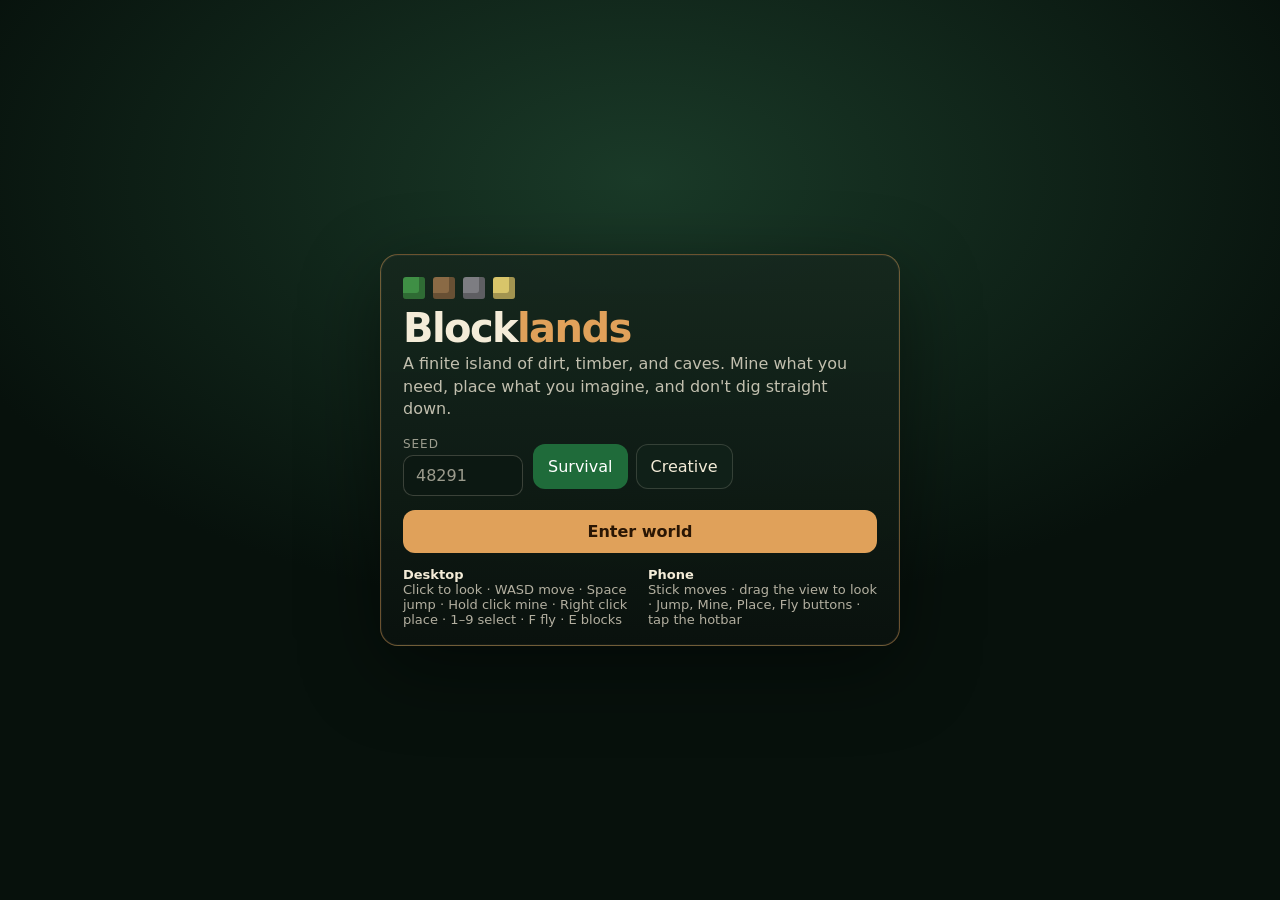
<file: grok/artifacts/Blocklands.html>
<!DOCTYPE html>
<html lang="en">
<head>
<meta charset="utf-8" />
<meta name="viewport" content="width=device-width, initial-scale=1, maximum-scale=1, user-scalable=no" />
<title>Blocklands</title>
<style>
  :root {
    --night: #07110c;
    --moss: #1f6b3a;
    --leaf: #8fd18a;
    --copper: #e0a15a;
    --cream: #f4ecd8;
    --ink: #102018;
  }
  * { box-sizing: border-box; -webkit-tap-highlight-color: transparent; }
  html, body { margin: 0; height: 100%; background: var(--night); color: var(--cream); overflow: hidden; font-family: "Segoe UI", system-ui, sans-serif; }
  canvas#c { position: fixed; inset: 0; width: 100%; height: 100%; display: block; touch-action: none; }
  #ui { position: fixed; inset: 0; pointer-events: none; }
  #ui button, #ui input, #ui label, .panel, .slot, .joy, .pad button { pointer-events: auto; }
  button, input { font: inherit; color: inherit; }
  button { border: 0; background: transparent; }

  #boot, #pause, #palette {
    position: absolute; inset: 0;
    display: flex; align-items: center; justify-content: center;
    background: radial-gradient(1200px 700px at 50% 20%, #1a3a28 0%, #07110c 62%);
    pointer-events: auto;
  }
  #pause, #palette { display: none; background: rgba(5, 12, 8, 0.72); }
  .card {
    width: min(520px, calc(100% - 28px));
    background: linear-gradient(180deg, rgba(22, 40, 30, 0.94), rgba(10, 18, 14, 0.96));
    border: 1px solid rgba(224, 161, 90, 0.45);
    box-shadow: 0 24px 80px rgba(0,0,0,0.45), inset 0 0 0 1px rgba(255,255,255,0.04);
    border-radius: 18px;
    padding: 22px 22px 18px;
  }
  .mark { display: flex; gap: 8px; margin-bottom: 10px; }
  .cube { width: 22px; height: 22px; border-radius: 3px; box-shadow: inset -6px -6px 0 rgba(0,0,0,0.25); }
  h1 { font-size: 40px; line-height: 0.95; margin: 0 0 6px; letter-spacing: -0.04em; }
  h1 span { color: var(--copper); }
  .lede { margin: 0 0 16px; color: rgba(244,236,216,0.78); line-height: 1.4; }
  .row { display: flex; gap: 10px; flex-wrap: wrap; align-items: center; }
  .field { display: flex; flex-direction: column; gap: 4px; font-size: 12px; letter-spacing: 0.08em; text-transform: uppercase; color: rgba(244,236,216,0.62); }
  input[type="number"] {
    width: 120px; background: #0c1812; border: 1px solid rgba(244,236,216,0.2);
    border-radius: 10px; padding: 10px 12px; font-size: 16px;
  }
  .modes { display: flex; gap: 8px; }
  .modes button, .primary, .ghost {
    border-radius: 12px; padding: 12px 14px; background: #102018; border: 1px solid rgba(244,236,216,0.16);
  }
  .modes button.on { background: var(--moss); border-color: transparent; color: white; }
  .primary { background: var(--copper); color: #2a1604; font-weight: 700; border: 0; }
  .stack { display: flex; flex-direction: column; gap: 8px; margin-top: 14px; }
  .hints { display: grid; grid-template-columns: 1fr 1fr; gap: 8px 16px; margin-top: 14px; font-size: 13px; color: rgba(244,236,216,0.72); }
  .hints b { color: var(--cream); font-weight: 650; }
  @media (max-width: 640px) {
    h1 { font-size: 34px; }
    .hints { grid-template-columns: 1fr; }
  }

  #hud { display: none; }
  #topbar {
    position: absolute; top: 10px; left: 10px; right: 10px;
    display: flex; justify-content: space-between; gap: 10px; align-items: flex-start;
  }
  .chip {
    background: rgba(7, 17, 12, 0.55); border: 1px solid rgba(244,236,216,0.14);
    border-radius: 12px; padding: 8px 10px; backdrop-filter: blur(6px);
  }
  #hearts { display: flex; gap: 3px; margin-bottom: 4px; }
  .heart { width: 14px; height: 14px; background: #c4373a; clip-path: polygon(50% 92%, 8% 48%, 8% 28%, 28% 8%, 50% 24%, 72% 8%, 92% 28%, 92% 48%); }
  .heart.off { background: rgba(244,236,216,0.2); }
  #status { font-size: 12px; letter-spacing: 0.02em; color: rgba(244,236,216,0.86); }
  #minimap { width: 104px; height: 104px; border-radius: 12px; border: 1px solid rgba(244,236,216,0.2); background: #0c1610; }
  #cross {
    position: absolute; left: 50%; top: 46%; width: 18px; height: 18px; transform: translate(-50%, -50%);
  }
  #cross::before, #cross::after { content: ""; position: absolute; background: rgba(255,255,255,0.9); box-shadow: 0 0 0 1px rgba(0,0,0,0.45); }
  #cross::before { left: 8px; top: 0; width: 2px; height: 18px; }
  #cross::after { top: 8px; left: 0; height: 2px; width: 18px; }
  #targetName {
    position: absolute; left: 50%; top: calc(46% + 18px); transform: translateX(-50%);
    font-size: 12px; letter-spacing: 0.08em; text-transform: uppercase; color: rgba(244,236,216,0.8);
    text-shadow: 0 1px 2px #000;
  }
  #minebar {
    position: absolute; left: 50%; top: calc(46% - 22px); width: 86px; height: 6px; transform: translateX(-50%);
    background: rgba(0,0,0,0.45); border-radius: 99px; overflow: hidden; display: none;
  }
  #minebar > i { display: block; height: 100%; width: 0; background: var(--copper); }
  #hotbar {
    position: absolute; left: 50%; bottom: 14px; transform: translateX(-50%);
    display: flex; gap: 6px; padding: 6px; border-radius: 14px;
    background: rgba(7,17,12,0.6); border: 1px solid rgba(244,236,216,0.14);
  }
  .slot {
    width: 48px; height: 48px; border-radius: 8px; position: relative;
    background: rgba(255,255,255,0.05); border: 2px solid rgba(255,255,255,0.12);
  }
  .slot.on { border-color: var(--cream); }
  .swatch { position: absolute; inset: 8px; border-radius: 3px; box-shadow: inset -4px -4px 0 rgba(0,0,0,0.25); }
  .slot em { position: absolute; left: 3px; top: 1px; font-style: normal; font-size: 10px; opacity: 0.7; }
  .slot b { position: absolute; right: 4px; bottom: 2px; font-size: 11px; text-shadow: 0 1px 1px #000; }
  #touch { display: none; }
  .joy {
    position: absolute; left: 18px; bottom: 92px; width: 124px; height: 124px; border-radius: 50%;
    background: rgba(244,236,216,0.08); border: 1px solid rgba(244,236,216,0.18);
  }
  .knob {
    position: absolute; left: 40px; top: 40px; width: 44px; height: 44px; border-radius: 50%;
    background: rgba(244,236,216,0.85);
  }
  .pad { position: absolute; right: 14px; bottom: 92px; display: grid; grid-template-columns: 64px 64px; gap: 8px; }
  .pad button, #flyBtn {
    width: 64px; height: 64px; border-radius: 16px; background: rgba(7,17,12,0.55);
    border: 1px solid rgba(244,236,216,0.2); font-size: 12px; font-weight: 700; letter-spacing: 0.04em;
  }
  #flyBtn { grid-column: 1 / -1; height: 42px; width: 136px; }
  @media (pointer: coarse), (max-width: 800px) {
    #touch { display: block; }
    .slot { width: 34px; height: 42px; }
    .swatch { inset: 6px 5px; }
    #hotbar { bottom: 10px; gap: 4px; max-width: calc(100% - 16px); }
  }
  #toast {
    position: absolute; top: 18px; left: 50%; transform: translateX(-50%);
    background: rgba(7,17,12,0.8); border: 1px solid rgba(224,161,90,0.4);
    padding: 8px 12px; border-radius: 999px; font-size: 13px; display: none;
  }
  .pal-grid { display: grid; grid-template-columns: repeat(4, 1fr); gap: 8px; margin-top: 12px; }
  .pal-grid button { text-align: left; padding: 8px; border-radius: 10px; background: #102018; border: 1px solid rgba(255,255,255,0.08); display: flex; gap: 8px; align-items: center; }
  .dot { width: 18px; height: 18px; border-radius: 3px; box-shadow: inset -4px -4px 0 rgba(0,0,0,0.25); }
</style>
</head>
<body>
<canvas id="c"></canvas>
<div id="ui">
  <div id="boot">
    <div class="card">
      <div class="mark">
        <i class="cube" style="background:#3f8f45"></i>
        <i class="cube" style="background:#8a6a45"></i>
        <i class="cube" style="background:#7d7d82"></i>
        <i class="cube" style="background:#d8c56a"></i>
      </div>
      <h1>Block<span>lands</span></h1>
      <p class="lede">A finite island of dirt, timber, and caves. Mine what you need, place what you imagine, and don't dig straight down.</p>
      <div class="row">
        <label class="field">Seed
          <input id="seed" type="number" value="48291" />
        </label>
        <div class="modes" role="group" aria-label="Mode">
          <button type="button" id="modeSurv" class="on">Survival</button>
          <button type="button" id="modeCre">Creative</button>
        </div>
      </div>
      <div class="stack">
        <button class="primary" id="play" type="button">Enter world</button>
        <button class="ghost" id="continue" type="button" style="display:none">Continue saved world</button>
      </div>
      <div class="hints">
        <div><b>Desktop</b><br />Click to look · WASD move · Space jump · Hold click mine · Right click place · 1–9 select · F fly · E blocks</div>
        <div><b>Phone</b><br />Stick moves · drag the view to look · Jump, Mine, Place, Fly buttons · tap the hotbar</div>
      </div>
    </div>
  </div>
  <div id="hud">
    <div id="topbar">
      <div class="chip">
        <div id="hearts"></div>
        <div id="status">—</div>
      </div>
      <canvas id="minimap" width="104" height="104"></canvas>
    </div>
    <div id="cross"></div>
    <div id="targetName"></div>
    <div id="minebar"><i></i></div>
    <div id="hotbar"></div>
    <div id="touch">
      <div class="joy" id="joy"><div class="knob" id="knob"></div></div>
      <div class="pad">
        <button type="button" id="btnMine">Mine</button>
        <button type="button" id="btnPlace">Place</button>
        <button type="button" id="btnJump">Jump</button>
        <button type="button" id="btnSneak">Sneak</button>
        <button type="button" id="flyBtn">Fly</button>
      </div>
    </div>
  </div>
  <div id="pause">
    <div class="card">
      <h1 style="font-size:28px">Paused</h1>
      <p class="lede">The island keeps your edits in this browser.</p>
      <div class="stack">
        <button class="primary" id="resume" type="button">Resume</button>
        <button class="ghost" id="saveBtn" type="button">Save now</button>
        <button class="ghost" id="respawnBtn" type="button">Respawn</button>
        <button class="ghost" id="quitBtn" type="button">Leave world</button>
      </div>
    </div>
  </div>
  <div id="palette">
    <div class="card">
      <h1 style="font-size:28px">Blocks</h1>
      <p class="lede" id="palHint">Pick a block for the selected hotbar slot.</p>
      <div class="pal-grid" id="palGrid"></div>
      <div class="stack"><button class="ghost" id="palClose" type="button">Close</button></div>
    </div>
  </div>
  <div id="toast"></div>
</div>
<script>
(() => {
"use strict";
const SX = 72, SY = 40, SZ = 72, CS = 18, NCX = SX / CS, NCZ = SZ / CS;
const AIR = 0, GRASS = 1, DIRT = 2, STONE = 3, SAND = 4, LOG = 5, LEAVES = 6, PLANKS = 7, COBBLE = 8, WATER = 9, BRICK = 10, GLASS = 11, COAL = 12, GOLD = 13, BLOOM = 14, BEDROCK = 15;
const HW = 0.28, PH = 1.72, EYE = 1.56, REACH = 5.4;
const SAVE = "blocklands-save-v1";

const BLOCKS = [
  { name: "Air", opaque: 0, cube: 0, solid: 0, hard: 1, rgb: [1, 1, 1], top: 15, side: 15, bot: 15 },
  { name: "Grass", opaque: 1, cube: 1, solid: 1, hard: 0.32, rgb: [1, 1, 1], top: 0, side: 1, bot: 2 },
  { name: "Dirt", opaque: 1, cube: 1, solid: 1, hard: 0.34, rgb: [1, 1, 1], top: 2, side: 2, bot: 2 },
  { name: "Stone", opaque: 1, cube: 1, solid: 1, hard: 1.05, rgb: [1, 1, 1], top: 3, side: 3, bot: 3 },
  { name: "Sand", opaque: 1, cube: 1, solid: 1, hard: 0.28, rgb: [1, 1, 1], top: 4, side: 4, bot: 4 },
  { name: "Log", opaque: 1, cube: 1, solid: 1, hard: 0.7, rgb: [1, 1, 1], top: 6, side: 5, bot: 6 },
  { name: "Leaves", opaque: 1, cube: 1, solid: 1, hard: 0.22, rgb: [1, 1, 1], top: 7, side: 7, bot: 7 },
  { name: "Planks", opaque: 1, cube: 1, solid: 1, hard: 0.55, rgb: [1, 1, 1], top: 8, side: 8, bot: 8 },
  { name: "Cobble", opaque: 1, cube: 1, solid: 1, hard: 1.15, rgb: [1, 1, 1], top: 9, side: 9, bot: 9 },
  { name: "Water", opaque: 0, cube: 1, solid: 0, fluid: 1, hard: 0.18, rgb: [0.35, 0.62, 1], top: 15, side: 15, bot: 15 },
  { name: "Brick", opaque: 1, cube: 1, solid: 1, hard: 1.1, rgb: [1, 1, 1], top: 10, side: 10, bot: 10 },
  { name: "Glass", opaque: 0, cube: 1, solid: 1, glass: 1, hard: 0.22, rgb: [1, 1, 1], top: 11, side: 11, bot: 11 },
  { name: "Coal ore", opaque: 1, cube: 1, solid: 1, hard: 1.25, rgb: [1, 1, 1], top: 12, side: 12, bot: 12 },
  { name: "Gold ore", opaque: 1, cube: 1, solid: 1, hard: 1.45, rgb: [1, 1, 1], top: 13, side: 13, bot: 13 },
  { name: "Bloom", opaque: 0, cube: 0, solid: 0, hard: 0.08, rgb: [1, 1, 1], top: 14, side: 14, bot: 14 },
  { name: "Bedrock", opaque: 1, cube: 1, solid: 1, unbreak: 1, hard: 99, rgb: [0.32, 0.32, 0.35], top: 3, side: 3, bot: 3 }
];
const SWATCH = ["#000", "#3f8f45", "#8a5a32", "#8d8d93", "#d8c56a", "#6b4428", "#2f6d34", "#c4a06a", "#9aa0a6", "#2d74c8", "#a24b3a", "#b9e4ea", "#3a3a3a", "#e1b34d", "#e87aa0", "#222"];
const MAPCOL = ["#102018", "#3f8f45", "#8a5a32", "#8d8d93", "#d8c56a", "#6b4428", "#2f6d34", "#c4a06a", "#9aa0a6", "#2d74c8", "#a24b3a", "#b9e4ea", "#3a3a3a", "#e1b34d", "#e87aa0", "#222"];
const PALETTE_IDS = [GRASS, DIRT, STONE, COBBLE, SAND, LOG, PLANKS, LEAVES, BRICK, GLASS, COAL, GOLD, WATER, BLOOM];

const canvas = document.getElementById("c");
const gl = canvas.getContext("webgl", { antialias: false, alpha: false, depth: true });
if (!gl) {
  document.getElementById("boot").querySelector(".lede").textContent = "WebGL is unavailable in this browser.";
  return;
}

const world = new Uint8Array(SX * SY * SZ);
const editMap = new Map();
let seed = 48291;
let creative = false;
let playing = false;
let paused = false;
let paletteOpen = false;
let flying = false;
let sneakLatch = false;
let px = 36, py = 20, pz = 36, yaw = 0, pitch = 0, vx = 0, vy = 0, vz = 0;
let onGround = false;
let hp = 10;
let spawn = { x: 36.5, y: 20, z: 36.5 };
let slot = 0;
let hotbar = [GRASS, DIRT, STONE, COBBLE, PLANKS, LOG, SAND, GLASS, BRICK];
let inv = new Array(16).fill(0);
const held = new Set();
let joyX = 0, joyY = 0;
let actMine = 0, actPlace = 0;
let mineTime = 0, mineKey = "";
let placeCool = 0;
let bob = 0, shake = 0, stepAcc = 0;
let timeOfDay = 1.65;
let currentHit = null;
const mobs = [];
const particles = [];
let actx = null;
let mapTimer = 0;
let saveTimer = 0;

function idx(x, y, z) { return x + z * SX + y * SX * SZ; }
function get(x, y, z) {
  x |= 0; y |= 0; z |= 0;
  if (x < 0 || z < 0 || x >= SX || z >= SZ || y >= SY) return 0;
  if (y < 0) return BEDROCK;
  return world[idx(x, y, z)];
}
function h32(x, y, z) {
  let n = Math.imul(x | 0, 374761393) ^ Math.imul(y | 0, 668265263) ^ Math.imul(z | 0, 1442695041) ^ (seed | 0);
  n = Math.imul(n ^ (n >>> 13), 1274126177);
  return ((n ^ (n >>> 16)) >>> 0) / 4294967296;
}
function vnoise(x, z) {
  const xi = Math.floor(x), zi = Math.floor(z);
  const xf = x - xi, zf = z - zi;
  const u = xf * xf * (3 - 2 * xf), v = zf * zf * (3 - 2 * zf);
  const n00 = h32(xi, 0, zi), n10 = h32(xi + 1, 0, zi), n01 = h32(xi, 0, zi + 1), n11 = h32(xi + 1, 0, zi + 1);
  return n00 * (1 - u) * (1 - v) + n10 * u * (1 - v) + n01 * (1 - u) * v + n11 * u * v;
}
function fbm(x, z) {
  return vnoise(x, z) * 0.56 + vnoise(x * 2.1 + 4, z * 2.1) * 0.28 + vnoise(x * 4.2 + 9, z * 4.2) * 0.16;
}

function generate() {
  world.fill(0);
  const WL = 12;
  for (let z = 0; z < SZ; z++) {
    for (let x = 0; x < SX; x++) {
      let hgt = 9 + Math.floor((fbm(x * 0.075, z * 0.075) - 0.28) * 18);
      if (hgt < 6) hgt = 6;
      if (hgt > 30) hgt = 30;
      const shore = hgt <= WL + 1;
      for (let y = 0; y <= hgt; y++) {
        let id = STONE;
        if (y === 0) id = BEDROCK;
        else if (y === hgt) id = shore ? SAND : GRASS;
        else if (y > hgt - 4) id = shore ? SAND : DIRT;
        else id = STONE;
        if (id === STONE && y > 1 && y < hgt - 2 && h32(x >> 2, (y >> 2) + 3, (z >> 2) + 11) > 0.86) id = AIR;
        else if (id === STONE && h32(x, y, z) > 0.972) id = COAL;
        else if (id === STONE && y < 13 && h32(x, y + 5, z) > 0.989) id = GOLD;
        if (id) world[idx(x, y, z)] = id;
      }
      if (hgt < WL) {
        for (let y = hgt + 1; y <= WL; y++) if (!world[idx(x, y, z)]) world[idx(x, y, z)] = WATER;
      }
    }
  }
  for (let z = 2; z < SZ - 2; z++) {
    for (let x = 2; x < SX - 2; x++) {
      let y = SY - 1;
      while (y > 0 && !world[idx(x, y, z)]) y--;
      const top = world[idx(x, y, z)];
      if (top === GRASS && get(x, y + 1, z) === 0 && h32(x, 4, z) > 0.955) world[idx(x, y + 1, z)] = BLOOM;
      if (top === GRASS && h32(x, 8, z) > 0.978 && y + 7 < SY) {
        const th = 4 + ((h32(x, 2, z) * 3) | 0);
        for (let i = 1; i <= th; i++) world[idx(x, y + i, z)] = LOG;
        const ty = y + th;
        for (let dy = -1; dy <= 2; dy++) {
          for (let dz = -2; dz <= 2; dz++) {
            for (let dx = -2; dx <= 2; dx++) {
              const rr = dx * dx + dz * dz + (dy > 0 ? dy * dy * 1.5 : 0);
              if (rr > 5.4 || (dx === 0 && dz === 0 && dy <= 0)) continue;
              const yy = ty + dy;
              if (yy > 0 && yy < SY && world[idx(x + dx, yy, z + dz)] === 0) world[idx(x + dx, yy, z + dz)] = LEAVES;
            }
          }
        }
      }
    }
  }
  editMap.forEach((id, key) => {
    const [x, y, z] = key.split(",").map(Number);
    if (y > 0 && y < SY && x >= 0 && z >= 0 && x < SX && z < SZ) world[idx(x, y, z)] = id;
  });
}

function findSpawn() {
  const cx = (SX / 2) | 0, cz = (SZ / 2) | 0;
  for (let r = 0; r < 28; r++) {
    for (let a = 0; a < 10; a++) {
      const x = cx + Math.round(Math.cos(a) * r);
      const z = cz + Math.round(Math.sin(a * 1.3) * r);
      if (x < 2 || z < 2 || x >= SX - 2 || z >= SZ - 2) continue;
      let y = SY - 1;
      while (y > 0 && !BLOCKS[get(x, y, z)].solid) y--;
      if (get(x, y, z) === GRASS && get(x, y + 1, z) === 0 && get(x, y + 2, z) === 0) {
        return { x: x + 0.5, y: y + 1, z: z + 0.5 };
      }
    }
  }
  return { x: cx + 0.5, y: 24, z: cz + 0.5 };
}

function overlaps(x, y, z) {
  const x0 = Math.floor(x - HW), x1 = Math.floor(x + HW);
  const y0 = Math.floor(y + 0.001), y1 = Math.floor(y + PH - 0.01);
  const z0 = Math.floor(z - HW), z1 = Math.floor(z + HW);
  for (let yy = y0; yy <= y1; yy++) {
    for (let zz = z0; zz <= z1; zz++) {
      for (let xx = x0; xx <= x1; xx++) {
        const id = get(xx, yy, zz);
        if (BLOCKS[id] && BLOCKS[id].solid) return true;
      }
    }
  }
  return false;
}

const vsSrc = `
attribute vec3 aPos;
attribute vec3 aNrm;
attribute vec2 aUv;
attribute vec3 aCol;
uniform mat4 uMVP;
uniform vec3 uEye;
uniform vec3 uSun;
uniform float uAmb;
uniform float uDiff;
varying vec2 vUv;
varying vec3 vLit;
varying float vFog;
void main() {
  vec3 n = aNrm;
  float ndl = max(0.0, dot(n, uSun));
  float lit = uAmb + uDiff * ndl;
  vLit = aCol * lit;
  vUv = aUv;
  float dist = length(aPos - uEye);
  vFog = clamp((dist - 30.0) / 50.0, 0.0, 1.0);
  gl_Position = uMVP * vec4(aPos, 1.0);
}`;
const fsSrc = `
precision mediump float;
varying vec2 vUv;
varying vec3 vLit;
varying float vFog;
uniform sampler2D uTex;
uniform vec3 uFog;
uniform float uCut;
uniform float uAlpha;
uniform float uGrid;
uniform float uScroll;
void main() {
  vec2 uv = vUv + vec2(uScroll, uScroll * 0.35);
  vec4 t = texture2D(uTex, uv);
  if (t.a < uCut) discard;
  vec2 f = fract(vUv * 4.0);
  float edge = min(min(f.x, 1.0 - f.x), min(f.y, 1.0 - f.y));
  float grid = smoothstep(0.08, 0.0, edge) * uGrid;
  vec3 rgb = t.rgb * vLit;
  rgb *= mix(1.0, 0.74, grid);
  rgb = mix(rgb, uFog, vFog);
  gl_FragColor = vec4(rgb, t.a * uAlpha);
}`;

function compile(type, src) {
  const s = gl.createShader(type);
  gl.shaderSource(s, src);
  gl.compileShader(s);
  if (!gl.getShaderParameter(s, gl.COMPILE_STATUS)) throw new Error(gl.getShaderInfoLog(s));
  return s;
}
const prog = gl.createProgram();
gl.attachShader(prog, compile(gl.VERTEX_SHADER, vsSrc));
gl.attachShader(prog, compile(gl.FRAGMENT_SHADER, fsSrc));
gl.bindAttribLocation(prog, 0, "aPos");
gl.bindAttribLocation(prog, 1, "aNrm");
gl.bindAttribLocation(prog, 2, "aUv");
gl.bindAttribLocation(prog, 3, "aCol");
gl.linkProgram(prog);
if (!gl.getProgramParameter(prog, gl.LINK_STATUS)) throw new Error(gl.getProgramInfoLog(prog));
const uMVP = gl.getUniformLocation(prog, "uMVP");
const uEye = gl.getUniformLocation(prog, "uEye");
const uSun = gl.getUniformLocation(prog, "uSun");
const uAmb = gl.getUniformLocation(prog, "uAmb");
const uDiff = gl.getUniformLocation(prog, "uDiff");
const uFog = gl.getUniformLocation(prog, "uFog");
const uCut = gl.getUniformLocation(prog, "uCut");
const uAlpha = gl.getUniformLocation(prog, "uAlpha");
const uGrid = gl.getUniformLocation(prog, "uGrid");
const uScroll = gl.getUniformLocation(prog, "uScroll");

function thash(x, y) {
  let n = Math.imul(x | 0, 73856093) ^ Math.imul(y | 0, 19349663);
  n = Math.imul(n ^ (n >>> 13), 1274126177);
  return ((n ^ (n >>> 16)) >>> 0) / 4294967296;
}
const atlas = document.createElement("canvas");
atlas.width = 64; atlas.height = 64;
const act = atlas.getContext("2d");
const img = act.createImageData(64, 64);
function paint(col, row, fn) {
  for (let y = 0; y < 16; y++) for (let x = 0; x < 16; x++) {
    const c = fn(x, y);
    const i = ((row * 16 + y) * 64 + (col * 16 + x)) * 4;
    img.data[i] = c[0]; img.data[i + 1] = c[1]; img.data[i + 2] = c[2]; img.data[i + 3] = c[3];
  }
}
const C = (r, g, b, a = 255) => [r, g, b, a];
paint(0, 0, (x, y) => { const n = thash(x, y); return C(48 + n * 30, 120 + n * 70, 46); });
paint(1, 0, (x, y) => {
  const n = thash(x + 3, y + 9);
  if (y < 5) return C(50, 118 + n * 60, 48);
  return C(112 + n * 36, 74, 46);
});
paint(2, 0, (x, y) => { const n = thash(x, y + 2); return C(104 + n * 40, 70, 42); });
paint(3, 0, (x, y) => { const n = thash(x + 5, y); return C(108 + n * 40, 108 + n * 36, 112 + n * 30); });
paint(0, 1, (x, y) => { const n = thash(x, y + 4); return C(196 + n * 36, 176 + n * 30, 92); });
paint(1, 1, (x, y) => { const n = thash(x, y); const stripe = (x % 5 === 0) ? -18 : 0; return C(96 + n * 30 + stripe, 64, 36); });
paint(2, 1, (x, y) => {
  const dx = x - 8, dy = y - 8; const ring = (Math.hypot(dx, dy) % 3.2) < 1.1;
  return ring ? C(92, 60, 34) : C(164, 124, 72);
});
paint(3, 1, (x, y) => {
  const n = thash(x + 8, y);
  return C(36 + n * 24, 96 + n * 55, 40, 255);
});
paint(0, 2, (x, y) => { const n = thash(x, y + 6); const band = y % 5 === 0; return C(176 + n * 20, 140, 86, 255).map((v, i) => i < 3 && band ? v * 0.8 : v); });
paint(1, 2, (x, y) => {
  const n = thash((x / 4 | 0) + 2, (y / 4 | 0));
  return C(120 + n * 50, 122 + n * 40, 126 + n * 30);
});
paint(2, 2, (x, y) => {
  const mortar = x % 8 === 0 || y % 5 === 0;
  return mortar ? C(180, 160, 150) : C(148, 64, 52);
});
paint(3, 2, (x, y) => {
  const shine = (x + y) % 9 === 0;
  return C(shine ? 230 : 170, shine ? 245 : 210, 235, 80);
});
paint(0, 3, (x, y) => {
  const n = thash(x, y);
  const ore = (x > 4 && x < 8 && y > 5 && y < 10) || (x > 9 && x < 13 && y > 2 && y < 6);
  return ore ? C(30, 30, 32) : C(110 + n * 30, 110 + n * 24, 114);
});
paint(1, 3, (x, y) => {
  const n = thash(x + 2, y);
  const ore = h32ish(x, y) > 0.72;
  return ore ? C(230, 180, 60) : C(120 + n * 20, 118, 110);
});
function h32ish(x, y) { return thash(x * 2, y * 3); }
paint(2, 3, (x, y) => {
  const dx = x - 8, dy = y - 7;
  const petal = Math.hypot(dx, dy) < 5 && Math.hypot(dx, dy) > 1.6;
  const center = Math.hypot(dx, dy + 0.5) < 2.2;
  if (center) return C(230, 190, 50, 255);
  if (petal) return C(226, 92, 130, 255);
  if (Math.abs(x - 8) < 1 && y > 10) return C(50, 120, 48, 255);
  return C(0, 0, 0, 0);
});
paint(3, 3, () => C(255, 255, 255, 255));
act.putImageData(img, 0, 0);
const tex = gl.createTexture();
gl.bindTexture(gl.TEXTURE_2D, tex);
gl.pixelStorei(gl.UNPACK_FLIP_Y_WEBGL, 1);
gl.texImage2D(gl.TEXTURE_2D, 0, gl.RGBA, gl.RGBA, gl.UNSIGNED_BYTE, atlas);
gl.texParameteri(gl.TEXTURE_2D, gl.TEXTURE_MIN_FILTER, gl.NEAREST);
gl.texParameteri(gl.TEXTURE_2D, gl.TEXTURE_MAG_FILTER, gl.NEAREST);
gl.texParameteri(gl.TEXTURE_2D, gl.TEXTURE_WRAP_S, gl.CLAMP_TO_EDGE);
gl.texParameteri(gl.TEXTURE_2D, gl.TEXTURE_WRAP_T, gl.CLAMP_TO_EDGE);

function tileUV(t) {
  const c = t % 4, r = (t / 4) | 0;
  const pad = 0.45 / 64;
  const u0 = c / 4 + pad, u1 = (c + 1) / 4 - pad;
  const v0 = 1 - (r + 1) / 4 + pad;
  const v1 = 1 - r / 4 - pad;
  return [u0, v0, u1, v1];
}
function makeMesh() {
  return { verts: [], buf: gl.createBuffer(), n: 0, dirty: true };
}
const chunks = [];
for (let i = 0; i < NCX * NCZ; i++) {
  chunks.push({ solid: makeMesh(), glass: makeMesh(), water: makeMesh(), cut: makeMesh() });
}
const mobMesh = makeMesh();
const partMesh = makeMesh();
const lineMesh = makeMesh();
const skyMesh = makeMesh();

function pushQuad(list, corners, nx, ny, nz, rgb) {
  const order = [0, 1, 2, 0, 2, 3];
  for (let k = 0; k < 6; k++) {
    const c = corners[order[k]];
    list.push(c[0], c[1], c[2], nx, ny, nz, c[3], c[4], rgb[0], rgb[1], rgb[2]);
  }
}
function faceTile(id, face) {
  const b = BLOCKS[id];
  if (face === "top") return b.top;
  if (face === "bot") return b.bot;
  return b.side;
}
function addFace(list, x, y, z, face, id, tint) {
  const b = BLOCKS[id];
  const [u0, v0, u1, v1] = tileUV(faceTile(id, face));
  const rgb = [b.rgb[0] * tint, b.rgb[1] * tint, b.rgb[2] * tint];
  let corners, n;
  if (face === "py") {
    n = [0, 1, 0];
    corners = [[x, y + 1, z, u0, v0], [x, y + 1, z + 1, u0, v1], [x + 1, y + 1, z + 1, u1, v1], [x + 1, y + 1, z, u1, v0]];
  } else if (face === "ny") {
    n = [0, -1, 0];
    corners = [[x, y, z, u0, v0], [x + 1, y, z, u1, v0], [x + 1, y, z + 1, u1, v1], [x, y, z + 1, u0, v1]];
  } else if (face === "px") {
    n = [1, 0, 0];
    corners = [[x + 1, y, z, u0, v0], [x + 1, y + 1, z, u0, v1], [x + 1, y + 1, z + 1, u1, v1], [x + 1, y, z + 1, u1, v0]];
  } else if (face === "nx") {
    n = [-1, 0, 0];
    corners = [[x, y, z, u0, v0], [x, y, z + 1, u1, v0], [x, y + 1, z + 1, u1, v1], [x, y + 1, z, u0, v1]];
  } else if (face === "pz") {
    n = [0, 0, 1];
    corners = [[x, y, z + 1, u0, v0], [x + 1, y, z + 1, u1, v0], [x + 1, y + 1, z + 1, u1, v1], [x, y + 1, z + 1, u0, v1]];
  } else {
    n = [0, 0, -1];
    corners = [[x + 1, y, z, u0, v0], [x, y, z, u1, v0], [x, y + 1, z, u1, v1], [x + 1, y + 1, z, u0, v1]];
  }
  pushQuad(list, corners, n[0], n[1], n[2], rgb);
}
function addCross(list, x, y, z, id) {
  const [u0, v0, u1, v1] = tileUV(BLOCKS[id].top);
  const rgb = BLOCKS[id].rgb;
  pushQuad(list, [[x, y, z, u0, v0], [x + 1, y, z + 1, u1, v0], [x + 1, y + 1, z + 1, u1, v1], [x, y + 1, z, u0, v1]], 0, 1, 0, rgb);
  pushQuad(list, [[x + 1, y, z, u0, v0], [x, y, z + 1, u1, v0], [x, y + 1, z + 1, u1, v1], [x + 1, y + 1, z, u0, v1]], 0, 1, 0, rgb);
}
function exposed(id, nid) {
  if (id === WATER) return nid !== WATER;
  if (id === GLASS) return nid !== GLASS && !(BLOCKS[nid] && BLOCKS[nid].opaque);
  return !(BLOCKS[nid] && BLOCKS[nid].opaque);
}
function skyTint(x, y, z) {
  for (let i = 1; i <= 10; i++) {
    if (y + i >= SY) return 1;
    if (BLOCKS[get(x, y + i, z)].opaque) return 0.62;
  }
  return 1;
}
function rebuildChunk(ci) {
  const cx = ci % NCX, cz = (ci / NCX) | 0;
  const ch = chunks[ci];
  const lists = [ch.solid, ch.cut, ch.glass, ch.water];
  for (const m of lists) m.verts.length = 0;
  for (let z = cz * CS; z < (cz + 1) * CS; z++) {
    for (let x = cx * CS; x < (cx + 1) * CS; x++) {
      for (let y = 0; y < SY; y++) {
        const id = world[idx(x, y, z)];
        if (!id) continue;
        const tint = skyTint(x, y, z) * (0.92 + h32(x, y, z) * 0.12);
        if (id === BLOOM) { addCross(ch.cut.verts, x, y, z, id); continue; }
        const dest = id === WATER ? ch.water : id === GLASS ? ch.glass : ch.solid;
        const faces = [["py", 0, 1, 0], ["ny", 0, -1, 0], ["px", 1, 0, 0], ["nx", -1, 0, 0], ["pz", 0, 0, 1], ["nz", 0, 0, -1]];
        for (const [name, dx, dy, dz] of faces) {
          if (exposed(id, get(x + dx, y + dy, z + dz))) addFace(dest.verts, x, y, z, name, id, tint);
        }
      }
    }
  }
  for (const m of lists) m.dirty = true;
}
function chunkAt(x, z) {
  if (x < 0 || z < 0 || x >= SX || z >= SZ) return -1;
  return ((x / CS) | 0) + ((z / CS) | 0) * NCX;
}
function markDirty(x, z) {
  const list = new Set();
  for (const dz of (z % CS === 0 ? [-1, 0] : z % CS === CS - 1 ? [0, 1] : [0])) {
    for (const dx of (x % CS === 0 ? [-1, 0] : x % CS === CS - 1 ? [0, 1] : [0])) {
      const ci = chunkAt(x + dx, z + dz);
      if (ci >= 0) list.add(ci);
    }
  }
  list.forEach(rebuildChunk);
}
function rebuildAll() {
  for (let i = 0; i < chunks.length; i++) rebuildChunk(i);
}

function setBlock(x, y, z, id, record) {
  if (x < 0 || z < 0 || y <= 0 || y >= SY || x >= SX || z >= SZ) return false;
  world[idx(x, y, z)] = id;
  if (record) editMap.set(x + "," + y + "," + z, id);
  markDirty(x, z);
  return true;
}

function box(list, x, y, z, w, h, d, rgb) {
  const x0 = x, y0 = y, z0 = z, x1 = x + w, y1 = y + h, z1 = z + d;
  const [u0, v0, u1, v1] = tileUV(15);
  const f = (corners, nx, ny, nz) => pushQuad(list, corners, nx, ny, nz, rgb);
  f([[x0, y1, z0, u0, v0], [x0, y1, z1, u0, v1], [x1, y1, z1, u1, v1], [x1, y1, z0, u1, v0]], 0, 1, 0);
  f([[x0, y0, z0, u0, v0], [x1, y0, z0, u1, v0], [x1, y0, z1, u1, v1], [x0, y0, z1, u0, v1]], 0, -1, 0);
  f([[x1, y0, z0, u0, v0], [x1, y1, z0, u0, v1], [x1, y1, z1, u1, v1], [x1, y0, z1, u1, v0]], 1, 0, 0);
  f([[x0, y0, z0, u0, v0], [x0, y0, z1, u1, v0], [x0, y1, z1, u1, v1], [x0, y1, z0, u0, v1]], -1, 0, 0);
  f([[x0, y0, z1, u0, v0], [x1, y0, z1, u1, v0], [x1, y1, z1, u1, v1], [x0, y1, z1, u0, v1]], 0, 0, 1);
  f([[x1, y0, z0, u0, v0], [x0, y0, z0, u1, v0], [x0, y1, z0, u1, v1], [x1, y1, z0, u0, v1]], 0, 0, -1);
}

function spawnMobs() {
  mobs.length = 0;
  const kinds = [
    { body: [0.92, 0.92, 0.9], head: [0.85, 0.85, 0.82] },
    { body: [0.93, 0.55, 0.62], head: [0.95, 0.7, 0.74] },
    { body: [0.42, 0.3, 0.22], head: [0.55, 0.4, 0.28] }
  ];
  for (let i = 0; i < 8; i++) {
    const x = 3 + ((h32(i, 2, 1) * (SX - 6)) | 0);
    const z = 3 + ((h32(i, 3, 2) * (SZ - 6)) | 0);
    let y = SY - 2;
    while (y > 1 && !BLOCKS[get(x, y, z)].solid) y--;
    if (!BLOCKS[get(x, y, z)].solid) continue;
    if (get(x, y + 1, z) !== 0) continue;
    mobs.push({ x: x + 0.5, y: y + 1, z: z + 0.5, vx: 0, vy: 0, vz: 0, yaw: h32(i, 9, 3) * 6.28, timer: 1, moving: true, kind: i % 3, col: kinds[i % 3] });
  }
}
function mobSolid(x, y, z) {
  const id = get(Math.floor(x), Math.floor(y), Math.floor(z));
  return !!(BLOCKS[id] && BLOCKS[id].solid);
}
function updateMobs(dt) {
  for (const m of mobs) {
    m.timer -= dt;
    if (m.timer <= 0) {
      m.timer = 0.8 + h32((m.x * 10) | 0, (timeOfDay * 10) | 0, (m.z * 10) | 0) * 2.5;
      m.yaw += (h32((m.x + timeOfDay) | 0, 1, (m.z) | 0) - 0.5) * 2.4;
      m.moving = h32((m.z) | 0, 4, (m.x) | 0) > 0.25;
    }
    const sp = m.moving ? 1.35 : 0;
    m.vx = -Math.sin(m.yaw) * sp;
    m.vz = -Math.cos(m.yaw) * sp;
    m.x += m.vx * dt;
    if (mobSolid(m.x, m.y, m.z) || mobSolid(m.x, m.y + 0.8, m.z)) { m.x -= m.vx * dt; m.yaw += 1.7; }
    m.z += m.vz * dt;
    if (mobSolid(m.x, m.y, m.z) || mobSolid(m.x, m.y + 0.8, m.z)) { m.z -= m.vz * dt; m.yaw += 1.7; }
    m.vy -= 22 * dt;
    m.y += m.vy * dt;
    if (mobSolid(m.x, m.y, m.z)) {
      m.y = Math.floor(m.y + 1);
      if (m.vy < 0) m.vy = 0;
      if (m.moving && h32((m.x * 4) | 0, (m.y) | 0, (timeOfDay * 5) | 0) > 0.992) m.vy = 4.2;
    }
    if (m.y < -4) m.y = 18;
    const dx = px - m.x, dz = pz - m.z, dist = Math.hypot(dx, dz);
    if (dist < 0.75 && py < m.y + 0.95 && py + 0.4 > m.y && vy < 0) vy = 7;
  }
}
function buildMobs() {
  mobMesh.verts.length = 0;
  for (const m of mobs) {
    const bobY = Math.abs(Math.sin(timeOfDay * 6 + m.x)) * (m.moving ? 0.06 : 0);
    box(mobMesh.verts, m.x - 0.32, m.y + bobY, m.z - 0.22, 0.64, 0.48, 0.44, m.col.body);
    const fx = -Math.sin(m.yaw), fz = -Math.cos(m.yaw);
    box(mobMesh.verts, m.x + fx * 0.34 - 0.16, m.y + 0.38 + bobY, m.z + fz * 0.34 - 0.16, 0.32, 0.32, 0.32, m.col.head);
  }
  mobMesh.dirty = true;
}

function burst(x, y, z, rgb) {
  for (let i = 0; i < 10; i++) {
    particles.push({
      x: x + 0.2 + Math.random() * 0.6,
      y: y + 0.2 + Math.random() * 0.6,
      z: z + 0.2 + Math.random() * 0.6,
      vx: (Math.random() - 0.5) * 3.2,
      vy: 1.5 + Math.random() * 3,
      vz: (Math.random() - 0.5) * 3.2,
      life: 0.45 + Math.random() * 0.25,
      rgb
    });
  }
  shake = Math.min(0.18, shake + 0.1);
}
function updateParticles(dt) {
  for (let i = particles.length - 1; i >= 0; i--) {
    const p = particles[i];
    p.life -= dt;
    p.vy -= 12 * dt;
    p.x += p.vx * dt; p.y += p.vy * dt; p.z += p.vz * dt;
    if (p.life <= 0) particles.splice(i, 1);
  }
  partMesh.verts.length = 0;
  for (const p of particles) {
    const s = 0.08 * (0.4 + p.life);
    box(partMesh.verts, p.x, p.y, p.z, s, s, s, p.rgb);
  }
  partMesh.dirty = true;
}

function raycast(range) {
  const cp = Math.cos(pitch), sp = Math.sin(pitch);
  const dx = -Math.sin(yaw) * cp, dy = sp, dz = -Math.cos(yaw) * cp;
  const eyeX = px, eyeY = py + EYE, eyeZ = pz;
  let x = Math.floor(eyeX), y = Math.floor(eyeY), z = Math.floor(eyeZ);
  const sx = dx < 0 ? -1 : 1, sy = dy < 0 ? -1 : 1, sz = dz < 0 ? -1 : 1;
  const tdx = Math.abs(1 / (dx || 1e-9)), tdy = Math.abs(1 / (dy || 1e-9)), tdz = Math.abs(1 / (dz || 1e-9));
  let tmx = (sx > 0 ? x + 1 - eyeX : eyeX - x) * tdx;
  let tmy = (sy > 0 ? y + 1 - eyeY : eyeY - y) * tdy;
  let tmz = (sz > 0 ? z + 1 - eyeZ : eyeZ - z) * tdz;
  if (dx === 0) tmx = 1e9;
  if (dy === 0) tmy = 1e9;
  if (dz === 0) tmz = 1e9;
  let face = [0, 0, 0];
  let dist = 0;
  for (let i = 0; i < 72; i++) {
    const id = get(x, y, z);
    if (id) return { x, y, z, id, nx: face[0], ny: face[1], nz: face[2], dist, dx, dy, dz };
    if (tmx < tmy && tmx < tmz) {
      if (tmx > range) return null;
      x += sx; dist = tmx; tmx += tdx; face = [-sx, 0, 0];
    } else if (tmy < tmz) {
      if (tmy > range) return null;
      y += sy; dist = tmy; tmy += tdy; face = [0, -sy, 0];
    } else {
      if (tmz > range) return null;
      z += sz; dist = tmz; tmz += tdz; face = [0, 0, -sz];
    }
  }
  return null;
}
function hitMob(dir, maxDist) {
  const ox = px, oy = py + EYE, oz = pz;
  let best = null, bestT = maxDist;
  for (const m of mobs) {
    const minx = m.x - 0.4, maxx = m.x + 0.4, miny = m.y, maxy = m.y + 0.9, minz = m.z - 0.35, maxz = m.z + 0.35;
    let tmin = 0, tmax = maxDist;
    const orig = [ox, oy, oz], d = [dir[0], dir[1], dir[2]], mn = [minx, miny, minz], mx = [maxx, maxy, maxz];
    let ok = true;
    for (let a = 0; a < 3; a++) {
      if (Math.abs(d[a]) < 1e-8) {
        if (orig[a] < mn[a] || orig[a] > mx[a]) ok = false;
        continue;
      }
      let t1 = (mn[a] - orig[a]) / d[a], t2 = (mx[a] - orig[a]) / d[a];
      if (t1 > t2) { const s = t1; t1 = t2; t2 = s; }
      tmin = Math.max(tmin, t1); tmax = Math.min(tmax, t2);
      if (tmin > tmax) ok = false;
    }
    if (ok && tmin < bestT && tmin >= 0) { bestT = tmin; best = m; }
  }
  return best;
}

function ensureAudio() {
  if (!actx) actx = new (window.AudioContext || window.webkitAudioContext)();
  if (actx.state === "suspended") actx.resume();
}
function tone(freq, dur, type, gain) {
  if (!actx) return;
  const o = actx.createOscillator();
  const g = actx.createGain();
  o.type = type || "square";
  o.frequency.value = freq;
  g.gain.setValueAtTime(gain || 0.04, actx.currentTime);
  g.gain.exponentialRampToValueAtTime(0.001, actx.currentTime + dur);
  o.connect(g); g.connect(actx.destination);
  o.start();
  o.stop(actx.currentTime + dur);
}

function countOf(id) { return creative ? 999 : (inv[id] | 0); }
function addInv(id, n) {
  if (creative || !id || id === BEDROCK) return;
  inv[id] = Math.min(999, (inv[id] | 0) + n);
}
function takeInv(id) {
  if (creative) return true;
  if ((inv[id] | 0) <= 0) return false;
  inv[id]--;
  return true;
}
function starterInv() {
  inv = new Array(16).fill(0);
  inv[GRASS] = 24; inv[DIRT] = 32; inv[COBBLE] = 16; inv[PLANKS] = 24;
  inv[LOG] = 12; inv[SAND] = 16; inv[GLASS] = 8; inv[BLOOM] = 6; inv[STONE] = 12;
}

function breakBlock(hit) {
  const b = BLOCKS[hit.id];
  if (!b || b.unbreak || hit.y <= 0) return;
  setBlock(hit.x, hit.y, hit.z, 0, true);
  addInv(hit.id === GRASS ? DIRT : hit.id, 1);
  burst(hit.x, hit.y, hit.z, hexRgb(MAPCOL[hit.id]));
  tone(90 + hit.id * 18, 0.07, "square", 0.05);
  if (navigator.vibrate) navigator.vibrate(12);
}
function hexRgb(hex) {
  const n = parseInt(hex.slice(1), 16);
  return [(n >> 16) / 255, ((n >> 8) & 255) / 255, (n & 255) / 255];
}
function tryPlace() {
  if (!currentHit) return;
  const id = hotbar[slot];
  if (!id || !takeInv(id)) { toast("Empty stack"); return; }
  const x = currentHit.x + currentHit.nx;
  const y = currentHit.y + currentHit.ny;
  const z = currentHit.z + currentHit.nz;
  if (y <= 0 || y >= SY || x < 0 || z < 0 || x >= SX || z >= SZ) { addInv(id, 1); return; }
  const there = get(x, y, z);
  if (there && there !== WATER && there !== BLOOM) { addInv(id, 1); return; }
  const prev = there;
  world[idx(x, y, z)] = id;
  if (BLOCKS[id].solid && overlaps(px, py, pz)) {
    world[idx(x, y, z)] = prev;
    addInv(id, 1);
    return;
  }
  editMap.set(x + "," + y + "," + z, id);
  markDirty(x, z);
  tone(220, 0.05, "triangle", 0.04);
}
function punchMob(m) {
  const cp = Math.cos(pitch), sp = Math.sin(pitch);
  m.vx = -Math.sin(yaw) * cp * 4;
  m.vz = -Math.cos(yaw) * cp * 4;
  m.vy = 5;
  burst(m.x - 0.2, m.y + 0.3, m.z - 0.2, m.col.body);
  tone(180, 0.06, "square", 0.04);
}
function hurt(n) {
  if (creative) return;
  hp = Math.max(0, hp - n);
  shake = 0.16;
  tone(70, 0.12, "sawtooth", 0.05);
  if (hp <= 0) respawn();
}
function respawn() {
  hp = 10;
  px = spawn.x; py = spawn.y; pz = spawn.z;
  vx = vy = vz = 0;
  flying = false;
}

function moveAxis(axis, amount) {
  if (!amount) return false;
  if (axis === "x") px += amount;
  else if (axis === "y") py += amount;
  else pz += amount;
  if (!overlaps(px, py, pz)) return false;
  if (axis !== "y" && !flying && !sneakLatch && !(held.has("ShiftLeft") || held.has("ShiftRight"))) {
    py += 1;
    if (!overlaps(px, py, pz)) return true;
    py -= 1;
  }
  if (axis === "x") { px -= amount; vx = 0; }
  else if (axis === "z") { pz -= amount; vz = 0; }
  else {
    if (amount < 0) onGround = true;
    py -= amount;
    vy = 0;
  }
  return false;
}

function readActions() {
  let f = 0, s = 0;
  if (held.has("KeyW") || held.has("ArrowUp")) f += 1;
  if (held.has("KeyS") || held.has("ArrowDown")) f -= 1;
  if (held.has("KeyD") || held.has("ArrowRight")) s += 1;
  if (held.has("KeyA") || held.has("ArrowLeft")) s -= 1;
  f += joyY; s += joyX;
  if (f > 1) f = 1; if (f < -1) f = -1;
  if (s > 1) s = 1; if (s < -1) s = -1;
  const sprint = held.has("ControlLeft") || held.has("ControlRight") || Math.hypot(joyX, joyY) > 0.88;
  return {
    f, s,
    jump: held.has("Space"),
    down: sneakLatch || held.has("ShiftLeft") || held.has("ShiftRight"),
    sprint
  };
}

let fallVy = 0;
function updatePlayer(dt) {
  const act = readActions();
  const eyeId = get(px | 0, (py + 1.2) | 0, pz | 0);
  const bodyId = get(px | 0, (py + 0.3) | 0, pz | 0);
  const inWater = eyeId === WATER || bodyId === WATER;
  const grounded = onGround;
  onGround = false;
  if (flying) {
    vy = (act.jump ? 8 : 0) + (act.down ? -8 : 0);
  } else if (inWater) {
    vy += (act.jump ? 16 : 4) * dt;
    vy -= vy * 2.4 * dt;
    vy -= 4 * dt;
  } else {
    vy -= 30 * dt;
    if (act.jump && grounded) { vy = 8.5; tone(160, 0.04, "square", 0.02); }
  }
  let speed = flying ? 11 : inWater ? 3.1 : act.sprint && grounded ? 7.6 : 4.9;
  if (act.down && !flying) speed *= 0.42;
  const mag = Math.hypot(act.f, act.s);
  const f = mag > 1 ? act.f / mag : act.f;
  const s = mag > 1 ? act.s / mag : act.s;
  const fx = -Math.sin(yaw), fz = -Math.cos(yaw);
  const rx = Math.cos(yaw), rz = -Math.sin(yaw);
  const tx = (fx * f + rx * s) * speed;
  const tz = (fz * f + rz * s) * speed;
  const blend = 1 - Math.exp(-(grounded || flying || inWater ? 14 : 3.2) * dt);
  vx += (tx - vx) * blend;
  vz += (tz - vz) * blend;
  if (!f && !s && (grounded || flying)) {
    const damp = Math.exp(-12 * dt);
    vx *= damp; vz *= damp;
  }
  fallVy = vy;
  const dist = Math.hypot(vx, vy, vz) * dt;
  const steps = Math.max(1, Math.ceil(dist / 0.3));
  const h = dt / steps;
  for (let i = 0; i < steps; i++) {
    moveAxis("x", vx * h);
    moveAxis("z", vz * h);
    const beforeY = py;
    moveAxis("y", vy * h);
    if (onGround && fallVy < -15.5 && !flying && !inWater && py === beforeY) {
      const dmg = Math.min(8, Math.floor((-fallVy - 15) * 0.5));
      if (dmg > 0) hurt(dmg);
      fallVy = 0;
    }
  }
  if (py < -8) { hurt(creative ? 0 : 4); respawn(); }
  if (grounded && Math.hypot(vx, vz) > 1.6 && !flying) {
    stepAcc += dt;
    if (stepAcc > 0.45) { stepAcc = 0; tone(inWater ? 90 : 120, 0.03, "square", 0.018); }
  }
  bob += Math.hypot(vx, vz) * dt * 2.1;
}

function upload(mesh, usage) {
  gl.bindBuffer(gl.ARRAY_BUFFER, mesh.buf);
  if (mesh.dirty) {
    gl.bufferData(gl.ARRAY_BUFFER, new Float32Array(mesh.verts), usage || gl.STATIC_DRAW);
    mesh.n = (mesh.verts.length / 11) | 0;
    mesh.dirty = false;
  }
}
function drawMesh(mesh, usage) {
  if (!mesh.verts.length && !mesh.n && !mesh.dirty) return;
  upload(mesh, usage);
  if (!mesh.n) return;
  gl.bindBuffer(gl.ARRAY_BUFFER, mesh.buf);
  gl.vertexAttribPointer(0, 3, gl.FLOAT, false, 44, 0);
  gl.vertexAttribPointer(1, 3, gl.FLOAT, false, 44, 12);
  gl.vertexAttribPointer(2, 2, gl.FLOAT, false, 44, 24);
  gl.vertexAttribPointer(3, 3, gl.FLOAT, false, 44, 32);
  gl.drawArrays(gl.TRIANGLES, 0, mesh.n);
}

function resize() {
  const dpr = Math.min(window.devicePixelRatio || 1, 1.75);
  const w = Math.max(1, canvas.clientWidth | 0), h = Math.max(1, canvas.clientHeight | 0);
  const W = (w * dpr) | 0, H = (h * dpr) | 0;
  if (canvas.width !== W || canvas.height !== H) { canvas.width = W; canvas.height = H; }
  gl.viewport(0, 0, canvas.width, canvas.height);
}
function persp(fovy, aspect, near, far) {
  const f = 1 / Math.tan(fovy / 2), nf = 1 / (near - far);
  return new Float32Array([
    f / aspect, 0, 0, 0,
    0, f, 0, 0,
    0, 0, (far + near) * nf, -1,
    0, 0, 2 * far * near * nf, 0
  ]);
}
function lookAt(eye, target, up) {
  let zx = eye[0] - target[0], zy = eye[1] - target[1], zz = eye[2] - target[2];
  let l = Math.hypot(zx, zy, zz) || 1;
  zx /= l; zy /= l; zz /= l;
  let xx = up[1] * zz - up[2] * zy;
  let xy = up[2] * zx - up[0] * zz;
  let xz = up[0] * zy - up[1] * zx;
  l = Math.hypot(xx, xy, xz) || 1;
  xx /= l; xy /= l; xz /= l;
  const yx = zy * xz - zz * xy;
  const yy = zz * xx - zx * xz;
  const yz = zx * xy - zy * xx;
  return new Float32Array([
    xx, yx, zx, 0,
    xy, yy, zy, 0,
    xz, yz, zz, 0,
    -(xx * eye[0] + xy * eye[1] + xz * eye[2]),
    -(yx * eye[0] + yy * eye[1] + yz * eye[2]),
    -(zx * eye[0] + zy * eye[1] + zz * eye[2]),
    1
  ]);
}
function mul(a, b) {
  const o = new Float32Array(16);
  for (let c = 0; c < 4; c++) {
    for (let r = 0; r < 4; r++) {
      o[c * 4 + r] = a[r] * b[c * 4] + a[4 + r] * b[c * 4 + 1] + a[8 + r] * b[c * 4 + 2] + a[12 + r] * b[c * 4 + 3];
    }
  }
  return o;
}

let sky = [0.45, 0.72, 0.95];
let sun = [0.4, 0.8, 0.2];
let amb = 0.45, diff = 0.7;
function updateSky(dt) {
  timeOfDay += dt * 0.02;
  const elev = Math.sin(timeOfDay);
  const day = Math.max(0, Math.min(1, elev * 1.35 + 0.2));
  const sunset = Math.exp(-elev * elev * 10) * (1 - day * 0.3);
  const night = [0.03, 0.045, 0.09];
  const noon = [0.48, 0.74, 0.96];
  const dusk = [0.95, 0.42, 0.25];
  sky = [
    night[0] + (noon[0] - night[0]) * day + dusk[0] * sunset * 0.45,
    night[1] + (noon[1] - night[1]) * day + dusk[1] * sunset * 0.35,
    night[2] + (noon[2] - night[2]) * day + dusk[2] * sunset * 0.15
  ];
  const sx = Math.cos(timeOfDay) * 0.55;
  const sy = elev;
  const sz = 0.25;
  const sl = Math.hypot(sx, sy, sz) || 1;
  sun = sy >= 0 ? [sx / sl, sy / sl, sz / sl] : [-sx / sl, Math.max(0.18, -sy / sl), -sz / sl];
  amb = 0.32 + day * 0.28;
  diff = 0.25 + day * 0.7;
  const cp = Math.cos(pitch), sp = Math.sin(pitch);
  const fx = -Math.sin(yaw) * cp, fy = sp, fz = -Math.cos(yaw) * cp;
  const rx = Math.cos(yaw), rz = -Math.sin(yaw);
  const ux = fy * rz - fz * 0; // rebuilt below in render
  skyMesh.verts.length = 0;
  const dist = 70;
  const ex = px, ey = py + EYE, ez = pz;
  const sxp = ex + (sx) * dist, syp = ey + Math.max(sy, -0.2) * dist, szp = ez + sz * dist;
  // camera right / up
  const rX = Math.cos(yaw), rZ = -Math.sin(yaw);
  const uY = 1;
  const size = sy > -0.05 ? 7.5 : 5;
  const col = sy > -0.05 ? [1, 0.95, 0.75] : [0.75, 0.82, 0.95];
  const [uu0, vv0, uu1, vv1] = tileUV(15);
  const c0 = [sxp - rX * size, syp - size * 0.7, szp - rZ * size, uu0, vv0];
  const c1 = [sxp + rX * size, syp - size * 0.7, szp + rZ * size, uu1, vv0];
  const c2 = [sxp + rX * size, syp + size * 0.7, szp + rZ * size, uu1, vv1];
  const c3 = [sxp - rX * size, syp + size * 0.7, szp - rZ * size, uu0, vv1];
  pushQuad(skyMesh.verts, [c0, c1, c2, c3], fx, fy, fz, col);
  if (day < 0.45) {
    for (let i = 0; i < 40; i++) {
      const a = h32(i, 1, 2) * 6.28;
      const el = 0.15 + h32(i, 4, 8) * 0.85;
      const rr = Math.sqrt(Math.max(0, 1 - el * el));
      const qx = ex + Math.cos(a) * rr * dist;
      const qy = ey + el * dist * 0.75;
      const qz = ez + Math.sin(a) * rr * dist;
      box(skyMesh.verts, qx, qy, qz, 0.35, 0.35, 0.35, [1, 1, 1]);
    }
  }
  skyMesh.dirty = true;
  void uY; void ux;
}

function buildLines(hit) {
  lineMesh.verts.length = 0;
  if (!hit) { lineMesh.dirty = true; lineMesh.n = 0; return; }
  const x = hit.x - 0.004, y = hit.y - 0.004, z = hit.z - 0.004, s = 1.008;
  const p = [[x, y, z], [x + s, y, z], [x + s, y, z + s], [x, y, z + s], [x, y + s, z], [x + s, y + s, z], [x + s, y + s, z + s], [x, y + s, z + s]];
  const e = [[0, 1], [1, 2], [2, 3], [3, 0], [4, 5], [5, 6], [6, 7], [7, 4], [0, 4], [1, 5], [2, 6], [3, 7]];
  const [u, v] = (() => { const t = tileUV(15); return [(t[0] + t[2]) / 2, (t[1] + t[3]) / 2]; })();
  for (const [a, b] of e) {
    for (const q of [p[a], p[b]]) lineMesh.verts.push(q[0], q[1], q[2], 0, 1, 0, u, v, 1, 1, 1);
  }
  lineMesh.dirty = true;
}

function render() {
  resize();
  const aspect = canvas.width / Math.max(1, canvas.height);
  const cp = Math.cos(pitch), sp = Math.sin(pitch);
  const fx = -Math.sin(yaw) * cp, fy = sp, fz = -Math.cos(yaw) * cp;
  const rx = Math.cos(yaw);
  const bobY = onGround ? Math.sin(bob) * 0.04 : 0;
  const bobS = onGround ? Math.cos(bob * 0.5) * 0.02 : 0;
  const jx = (Math.random() - 0.5) * shake;
  const jy = (Math.random() - 0.5) * shake;
  const eye = [px + rx * bobS + jx, py + EYE + bobY + jy, pz + (-Math.sin(yaw)) * bobS];
  const view = lookAt(eye, [eye[0] + fx, eye[1] + fy, eye[2] + fz], [0, 1, 0]);
  const proj = persp(70 * Math.PI / 180, aspect, 0.08, 180);
  const mvp = mul(proj, view);
  gl.clearColor(sky[0], sky[1], sky[2], 1);
  gl.clear(gl.COLOR_BUFFER_BIT | gl.DEPTH_BUFFER_BIT);
  gl.useProgram(prog);
  gl.uniformMatrix4fv(uMVP, false, mvp);
  gl.uniform3f(uEye, eye[0], eye[1], eye[2]);
  gl.uniform3fv(uSun, sun);
  gl.uniform1f(uAmb, amb);
  gl.uniform1f(uDiff, diff);
  gl.uniform3fv(uFog, sky);
  gl.uniform1f(uScroll, 0);
  gl.enable(gl.DEPTH_TEST);
  gl.enable(gl.CULL_FACE);
  gl.cullFace(gl.BACK);
  gl.disable(gl.BLEND);
  gl.uniform1f(uCut, 0.5);
  gl.uniform1f(uAlpha, 1);
  gl.uniform1f(uGrid, 1);
  for (const ch of chunks) drawMesh(ch.solid);
  gl.disable(gl.CULL_FACE);
  gl.uniform1f(uCut, 0.3);
  for (const ch of chunks) drawMesh(ch.cut);
  gl.enable(gl.BLEND);
  gl.blendFunc(gl.SRC_ALPHA, gl.ONE_MINUS_SRC_ALPHA);
  gl.uniform1f(uCut, 0);
  gl.uniform1f(uAlpha, 0.55);
  gl.uniform1f(uGrid, 0.4);
  for (const ch of chunks) drawMesh(ch.glass);
  gl.uniform1f(uAlpha, 0.62);
  gl.uniform1f(uScroll, timeOfDay * 0.02);
  gl.uniform1f(uGrid, 0);
  for (const ch of chunks) drawMesh(ch.water);
  gl.uniform1f(uScroll, 0);
  gl.uniform1f(uAlpha, 1);
  gl.uniform1f(uGrid, 0.2);
  gl.enable(gl.CULL_FACE);
  drawMesh(mobMesh, gl.DYNAMIC_DRAW);
  drawMesh(partMesh, gl.DYNAMIC_DRAW);
  gl.enable(gl.BLEND);
  gl.blendFunc(gl.SRC_ALPHA, gl.ONE);
  gl.depthMask(false);
  gl.uniform1f(uGrid, 0);
  gl.uniform1f(uAlpha, 0.95);
  drawMesh(skyMesh, gl.DYNAMIC_DRAW);
  gl.blendFunc(gl.SRC_ALPHA, gl.ONE_MINUS_SRC_ALPHA);
  gl.depthMask(true);
  gl.uniform1f(uAlpha, 1);
  if (lineMesh.verts.length) {
    upload(lineMesh, gl.DYNAMIC_DRAW);
    gl.bindBuffer(gl.ARRAY_BUFFER, lineMesh.buf);
    gl.vertexAttribPointer(0, 3, gl.FLOAT, false, 44, 0);
    gl.vertexAttribPointer(1, 3, gl.FLOAT, false, 44, 12);
    gl.vertexAttribPointer(2, 2, gl.FLOAT, false, 44, 24);
    gl.vertexAttribPointer(3, 3, gl.FLOAT, false, 44, 32);
    gl.drawArrays(gl.LINES, 0, lineMesh.n);
  }
}

const hearts = document.getElementById("hearts");
for (let i = 0; i < 10; i++) {
  const d = document.createElement("i");
  d.className = "heart";
  hearts.appendChild(d);
}
const hotbarEl = document.getElementById("hotbar");
const statusEl = document.getElementById("status");
const targetEl = document.getElementById("targetName");
const mineFill = document.querySelector("#minebar > i");
const mineBar = document.getElementById("minebar");
const mapCanvas = document.getElementById("minimap");
const mapCtx = mapCanvas.getContext("2d");

function buildHotbar() {
  hotbarEl.innerHTML = "";
  hotbar.forEach((id, i) => {
    const b = document.createElement("button");
    b.type = "button";
    b.className = "slot" + (i === slot ? " on" : "");
    b.innerHTML = `<em>${i + 1}</em><i class="swatch" style="background:${SWATCH[id]}"></i><b>${creative ? "∞" : countOf(id)}</b>`;
    b.addEventListener("pointerdown", (e) => { e.preventDefault(); e.stopPropagation(); slot = i; buildHotbar(); });
    hotbarEl.appendChild(b);
  });
}
function toast(msg) {
  const t = document.getElementById("toast");
  t.textContent = msg;
  t.style.display = "block";
  clearTimeout(toast._t);
  toast._t = setTimeout(() => { t.style.display = "none"; }, 1100);
}
function drawMap() {
  const w = mapCanvas.width;
  mapCtx.fillStyle = "#0c1610";
  mapCtx.fillRect(0, 0, w, w);
  const sc = w / SX;
  for (let z = 0; z < SZ; z += 2) {
    for (let x = 0; x < SX; x += 2) {
      let id = 0;
      for (let y = SY - 1; y >= 0; y--) {
        const g = get(x, y, z);
        if (g) { id = g; break; }
      }
      mapCtx.fillStyle = MAPCOL[id] || "#123";
      mapCtx.fillRect(x * sc, z * sc, sc * 2 + 0.4, sc * 2 + 0.4);
    }
  }
  mapCtx.save();
  mapCtx.translate(px * sc, pz * sc);
  mapCtx.rotate(-yaw);
  mapCtx.fillStyle = "#fff8e8";
  mapCtx.beginPath();
  mapCtx.moveTo(0, -5);
  mapCtx.lineTo(4, 4);
  mapCtx.lineTo(-4, 4);
  mapCtx.fill();
  mapCtx.restore();
}
function refreshHud() {
  const nodes = hearts.children;
  for (let i = 0; i < 10; i++) nodes[i].className = "heart" + (i < hp || creative ? "" : " off");
  if (creative) for (let i = 0; i < 10; i++) nodes[i].className = "heart";
  const idUnder = get(px | 0, (py - 0.05) | 0, pz | 0);
  const biome = idUnder === SAND ? "Shore" : idUnder === WATER ? "Wade" : py > 22 ? "Ridge" : "Wilds";
  statusEl.textContent = `${creative ? "Creative" : "Survival"} · ${biome} · ${px | 0}, ${py | 0}, ${pz | 0}${flying ? " · flying" : ""}`;
  targetEl.textContent = currentHit ? BLOCKS[currentHit.id].name : "";
  const slots = hotbarEl.children;
  if (slots.length !== 9) buildHotbar();
  else {
    for (let i = 0; i < 9; i++) {
      slots[i].className = "slot" + (i === slot ? " on" : "");
      const label = creative ? "∞" : String(countOf(hotbar[i]));
      const b = slots[i].querySelector("b");
      if (b.textContent !== label) b.textContent = label;
      slots[i].querySelector(".swatch").style.background = SWATCH[hotbar[i]];
    }
  }
}

function persist() {
  try {
    localStorage.setItem(SAVE, JSON.stringify({
      seed, creative, px, py, pz, yaw, pitch, hp, slot, hotbar, inv, flying,
      edits: [...editMap.entries()]
    }));
  } catch (e) { /* ignore quota */ }
}
function applySave(data) {
  seed = data.seed | 0;
  creative = !!data.creative;
  editMap.clear();
  (data.edits || []).forEach(([k, v]) => editMap.set(k, v));
  generate();
  rebuildAll();
  spawnMobs();
  spawn = findSpawn();
  px = data.px; py = data.py; pz = data.pz; yaw = data.yaw || 0; pitch = data.pitch || 0;
  hp = data.hp || 10;
  slot = data.slot || 0;
  if (Array.isArray(data.hotbar) && data.hotbar.length === 9) hotbar = data.hotbar;
  if (Array.isArray(data.inv)) inv = data.inv;
  flying = !!data.flying;
  vx = vy = vz = 0;
}

function showPlaying(on) {
  document.getElementById("boot").style.display = on ? "none" : "flex";
  document.getElementById("hud").style.display = on ? "block" : "none";
}

function beginNew() {
  seed = (document.getElementById("seed").value | 0) || 1;
  editMap.clear();
  creative = document.getElementById("modeCre").classList.contains("on");
  starterInv();
  hotbar = [GRASS, DIRT, STONE, COBBLE, PLANKS, LOG, SAND, GLASS, BRICK];
  slot = 0; hp = 10; flying = false; yaw = 0.2; pitch = -0.15;
  generate();
  rebuildAll();
  spawnMobs();
  spawn = findSpawn();
  px = spawn.x; py = spawn.y; pz = spawn.z; vx = vy = vz = 0;
  playing = true; paused = false;
  showPlaying(true);
  ensureAudio();
  persist();
  toast(creative ? "Creative island" : "Survival island");
}
function beginContinue() {
  let data = null;
  try { data = JSON.parse(localStorage.getItem(SAVE) || "null"); } catch (e) { data = null; }
  if (!data) return;
  applySave(data);
  playing = true; paused = false;
  showPlaying(true);
  ensureAudio();
  toast("Welcome back");
}

document.getElementById("modeSurv").onclick = () => {
  document.getElementById("modeSurv").classList.add("on");
  document.getElementById("modeCre").classList.remove("on");
};
document.getElementById("modeCre").onclick = () => {
  document.getElementById("modeCre").classList.add("on");
  document.getElementById("modeSurv").classList.remove("on");
};
document.getElementById("play").onclick = () => beginNew();
document.getElementById("continue").onclick = () => beginContinue();
try {
  if (localStorage.getItem(SAVE)) document.getElementById("continue").style.display = "block";
} catch (e) { /* ignore */ }

function setPause(v) {
  paused = v;
  document.getElementById("pause").style.display = v ? "flex" : "none";
  if (v && document.exitPointerLock) document.exitPointerLock();
}
document.getElementById("resume").onclick = () => setPause(false);
document.getElementById("saveBtn").onclick = () => { persist(); toast("Saved"); };
document.getElementById("respawnBtn").onclick = () => { respawn(); setPause(false); };
document.getElementById("quitBtn").onclick = () => {
  persist();
  playing = false;
  setPause(false);
  document.getElementById("palette").style.display = "none";
  showPlaying(false);
  try { if (localStorage.getItem(SAVE)) document.getElementById("continue").style.display = "block"; } catch (e) {}
};

const palGrid = document.getElementById("palGrid");
PALETTE_IDS.forEach((id) => {
  const b = document.createElement("button");
  b.type = "button";
  b.innerHTML = `<i class="dot" style="background:${SWATCH[id]}"></i>${BLOCKS[id].name}`;
  b.onclick = () => {
    hotbar[slot] = id;
    document.getElementById("palette").style.display = "none";
    paletteOpen = false;
    buildHotbar();
  };
  palGrid.appendChild(b);
});
document.getElementById("palClose").onclick = () => {
  paletteOpen = false;
  document.getElementById("palette").style.display = "none";
};
function openPalette() {
  paletteOpen = true;
  document.getElementById("palette").style.display = "flex";
  if (document.exitPointerLock) document.exitPointerLock();
}

window.addEventListener("keydown", (e) => {
  if (e.code === "Space") e.preventDefault();
  if (!playing) return;
  if (e.code === "Escape") { setPause(!paused); return; }
  if (e.code === "KeyE") { if (paletteOpen) document.getElementById("palClose").click(); else openPalette(); return; }
  if (paused || paletteOpen) return;
  held.add(e.code);
  if (e.code === "KeyF") flying = !flying;
  if (e.code === "KeyR") respawn();
  const num = e.code.startsWith("Digit") ? Number(e.code.slice(5)) : 0;
  if (num >= 1 && num <= 9) { slot = num - 1; buildHotbar(); }
});
window.addEventListener("keyup", (e) => held.delete(e.code));
window.addEventListener("blur", () => held.clear());
canvas.addEventListener("contextmenu", (e) => e.preventDefault());
canvas.addEventListener("mousedown", (e) => {
  if (!playing || paused || paletteOpen) return;
  if (e.button === 0) actMine = 1;
  if (e.button === 2) actPlace = 1;
});
window.addEventListener("mouseup", (e) => {
  if (e.button === 0) actMine = 0;
  if (e.button === 2) actPlace = 0;
});
canvas.addEventListener("click", () => {
  if (!playing || paused || paletteOpen) return;
  if (matchMedia("(pointer: coarse)").matches) return;
  if (document.pointerLockElement !== canvas) canvas.requestPointerLock();
});
document.addEventListener("mousemove", (e) => {
  if (document.pointerLockElement !== canvas || paused) return;
  yaw -= e.movementX * 0.0022;
  pitch -= e.movementY * 0.0022;
  if (pitch > 1.45) pitch = 1.45;
  if (pitch < -1.45) pitch = -1.45;
});
window.addEventListener("wheel", (e) => {
  if (!playing || paused) return;
  e.preventDefault();
  slot = (slot + (e.deltaY > 0 ? 1 : -1) + 9) % 9;
  buildHotbar();
}, { passive: false });

const joy = document.getElementById("joy");
const knob = document.getElementById("knob");
let joyId = null;
joy.addEventListener("pointerdown", (e) => {
  joy.setPointerCapture(e.pointerId);
  joyId = e.pointerId;
  moveJoy(e);
});
joy.addEventListener("pointermove", (e) => { if (e.pointerId === joyId) moveJoy(e); });
function endJoy(e) {
  if (e.pointerId !== joyId && joyId !== null) return;
  joyId = null; joyX = 0; joyY = 0;
  knob.style.left = "40px"; knob.style.top = "40px";
}
joy.addEventListener("pointerup", endJoy);
joy.addEventListener("pointercancel", endJoy);
function moveJoy(e) {
  const r = joy.getBoundingClientRect();
  let x = e.clientX - (r.left + r.width / 2);
  let y = e.clientY - (r.top + r.height / 2);
  const m = Math.hypot(x, y);
  const max = r.width * 0.38;
  if (m > max) { x = x / m * max; y = y / m * max; }
  joyX = x / max;
  joyY = -y / max;
  knob.style.left = (40 + x) + "px";
  knob.style.top = (40 + y) + "px";
}
function holdButton(el, on, off) {
  const down = (e) => { e.preventDefault(); e.stopPropagation(); el.setPointerCapture(e.pointerId); on(); };
  const up = (e) => { e.preventDefault(); off(); };
  el.addEventListener("pointerdown", down);
  el.addEventListener("pointerup", up);
  el.addEventListener("pointercancel", up);
}
holdButton(document.getElementById("btnMine"), () => { actMine = 1; }, () => { actMine = 0; });
holdButton(document.getElementById("btnPlace"), () => { actPlace = 1; }, () => { actPlace = 0; });
holdButton(document.getElementById("btnJump"), () => held.add("Space"), () => held.delete("Space"));
document.getElementById("btnSneak").addEventListener("pointerdown", (e) => {
  e.preventDefault(); e.stopPropagation();
  sneakLatch = !sneakLatch;
  e.currentTarget.style.background = sneakLatch ? "rgba(224,161,90,0.85)" : "rgba(7,17,12,0.55)";
  e.currentTarget.style.color = sneakLatch ? "#2a1604" : "";
});
document.getElementById("flyBtn").addEventListener("pointerdown", (e) => {
  e.preventDefault(); e.stopPropagation();
  flying = !flying;
  toast(flying ? "Flying" : "Walking");
});

let lookId = null, lookX = 0, lookY = 0;
canvas.addEventListener("pointerdown", (e) => {
  if (!playing || paused || paletteOpen) return;
  if (e.pointerType === "mouse") return;
  const t = e.target;
  if (t.closest && t.closest("#touch, #hotbar, .chip")) return;
  lookId = e.pointerId;
  lookX = e.clientX; lookY = e.clientY;
  canvas.setPointerCapture(e.pointerId);
});
canvas.addEventListener("pointermove", (e) => {
  if (e.pointerId !== lookId) return;
  const dx = e.clientX - lookX, dy = e.clientY - lookY;
  lookX = e.clientX; lookY = e.clientY;
  yaw -= dx * 0.005;
  pitch -= dy * 0.005;
  if (pitch > 1.45) pitch = 1.45;
  if (pitch < -1.45) pitch = -1.45;
});
canvas.addEventListener("pointerup", (e) => { if (e.pointerId === lookId) lookId = null; });

window.__controlsTest = {
  start() {
    document.getElementById("seed").value = "48291";
    document.getElementById("modeSurv").click();
    beginNew();
  },
  getYaw: () => yaw,
  getSpeed: () => Math.hypot(vx, vz),
  getPos: () => [px, py, pz],
  setKeys(codes) { held.clear(); (codes || []).forEach((c) => held.add(c)); }
};

let last = performance.now();
function frame(now) {
  const dt = Math.min(0.05, (now - last) / 1000);
  last = now;
  if (playing && !paused && !paletteOpen) {
    updateSky(dt);
    updatePlayer(dt);
    updateMobs(dt);
    updateParticles(dt);
    const cp = Math.cos(pitch), sp = Math.sin(pitch);
    const dir = [-Math.sin(yaw) * cp, sp, -Math.cos(yaw) * cp];
    currentHit = raycast(REACH);
    const mob = hitMob(dir, currentHit ? currentHit.dist : REACH);
    if (actMine) {
      if (mob) {
        if (mineKey !== "mob") { punchMob(mob); mineKey = "mob"; mineTime = 0; }
      } else if (currentHit && !BLOCKS[currentHit.id].unbreak) {
        const key = currentHit.x + "," + currentHit.y + "," + currentHit.z;
        if (key !== mineKey) { mineKey = key; mineTime = 0; }
        const hard = creative ? 0.08 : BLOCKS[currentHit.id].hard;
        mineTime += dt;
        mineBar.style.display = "block";
        mineFill.style.width = Math.min(100, (mineTime / hard) * 100) + "%";
        if (mineTime >= hard) { breakBlock(currentHit); mineTime = 0; mineKey = ""; }
      } else {
        mineTime = 0; mineBar.style.display = "none";
      }
    } else {
      mineTime = 0; mineKey = ""; mineBar.style.display = "none";
    }
    if (actPlace && !mob) {
      placeCool -= dt;
      if (placeCool <= 0) { tryPlace(); placeCool = 0.2; }
    } else placeCool = 0;
    buildMobs();
    buildLines(currentHit && !mob ? currentHit : null);
    mapTimer += dt;
    if (mapTimer > 0.35) { mapTimer = 0; drawMap(); }
    saveTimer += dt;
    if (saveTimer > 8) { saveTimer = 0; persist(); }
    refreshHud();
    shake *= Math.exp(-4 * dt);
  } else if (!playing) {
    updateSky(0);
    buildLines(null);
  }
  if (playing) render();
  requestAnimationFrame(frame);
}
gl.enableVertexAttribArray(0);
gl.enableVertexAttribArray(1);
gl.enableVertexAttribArray(2);
gl.enableVertexAttribArray(3);
requestAnimationFrame(frame);
})();
</script>
</body>
</html>
</file>
